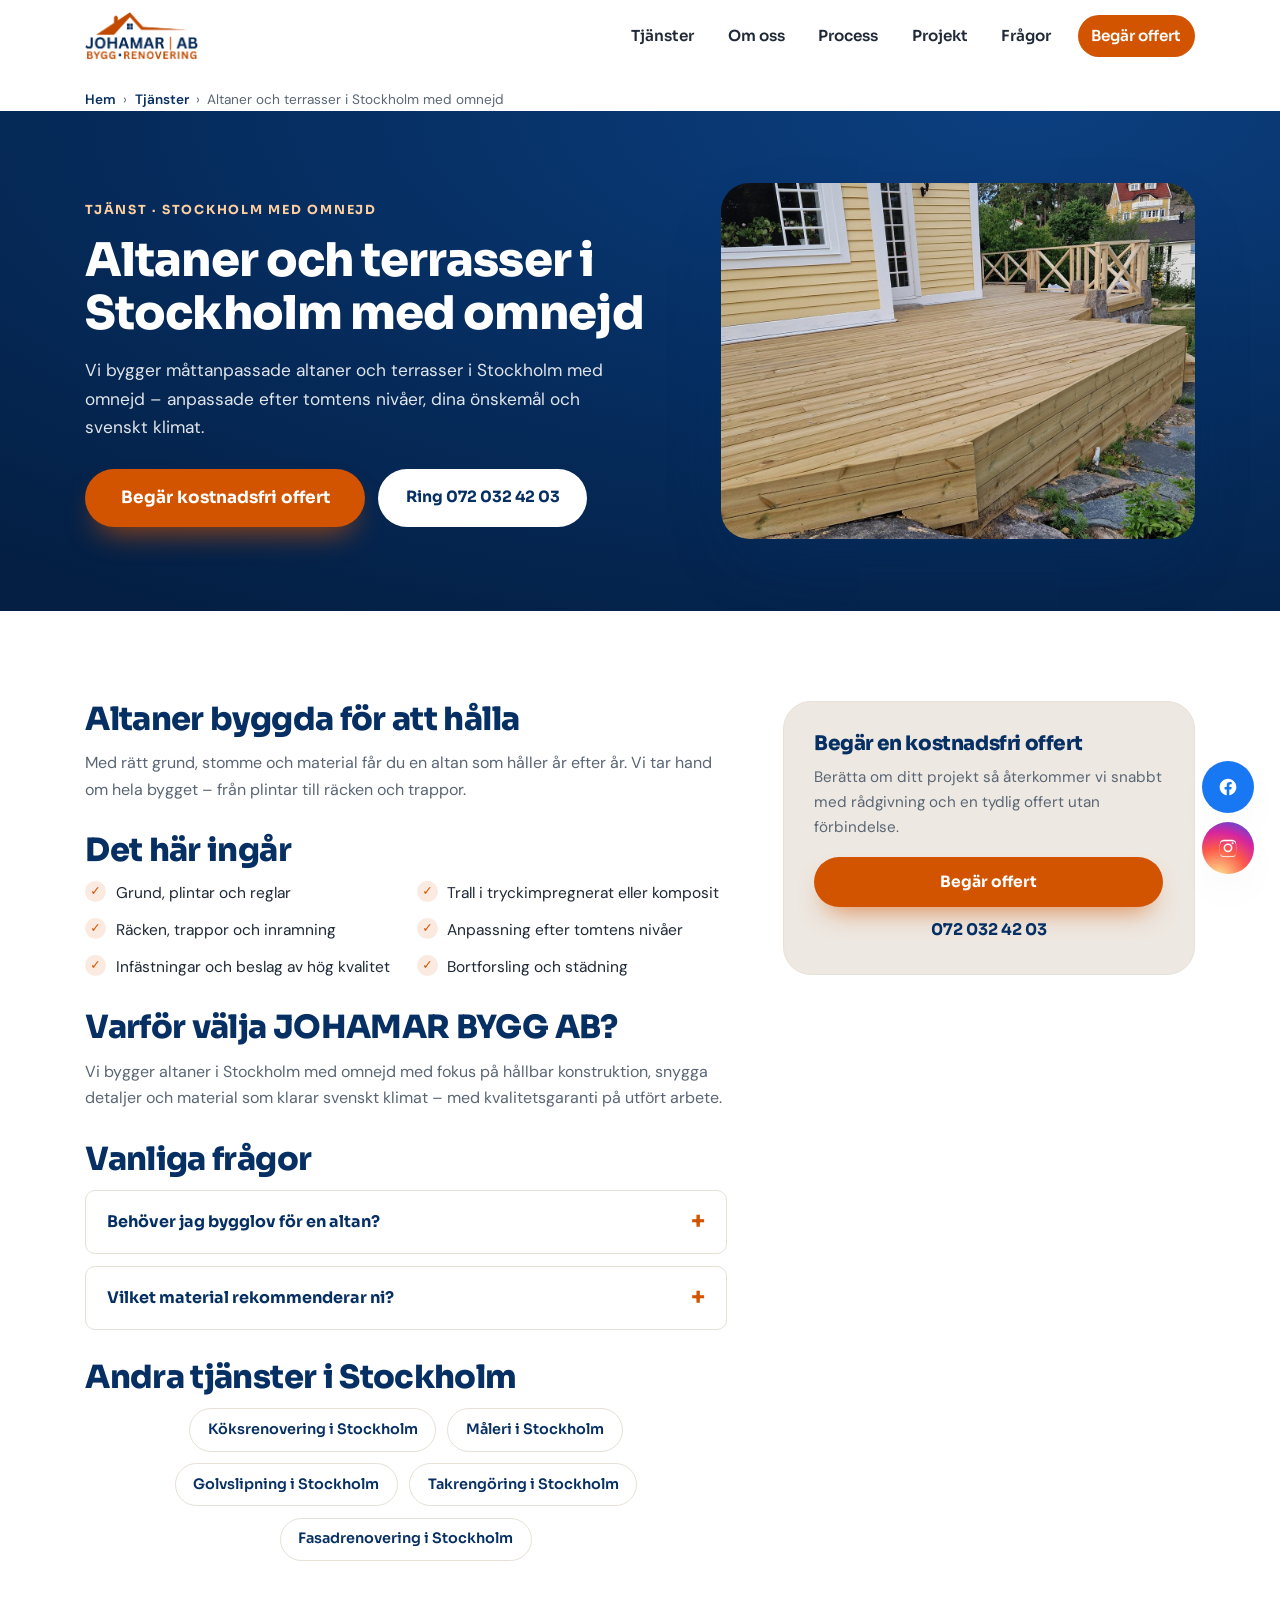
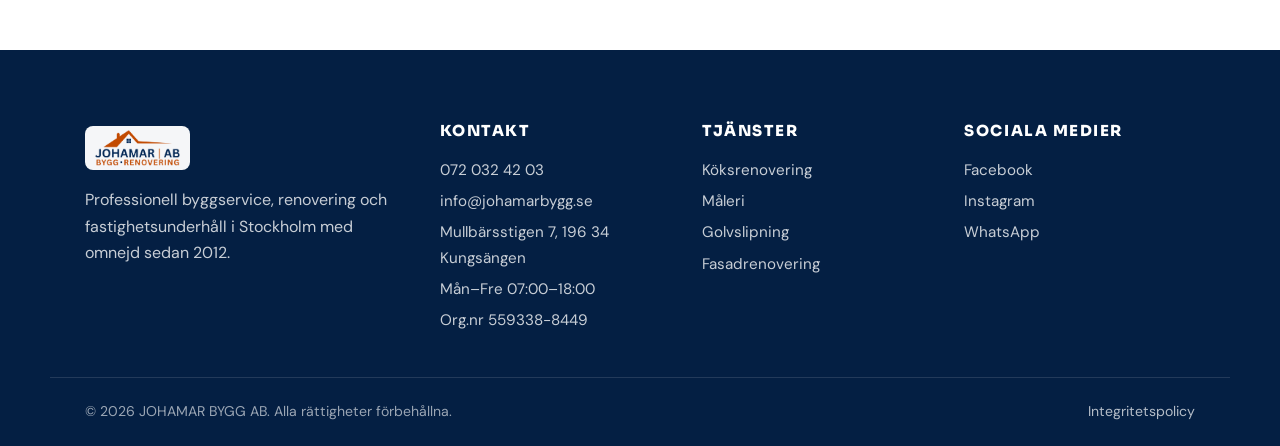
<file: altan-terrass-stockholm.html>
﻿<!doctype html>
<html lang="sv">
  <head>
    <meta charset="utf-8">
    <meta name="viewport" content="width=device-width, initial-scale=1">
    <title>Altanbygge och terrass i Stockholm med omnejd | JOHAMAR BYGG AB</title>
    <meta name="description" content="Altanbygge och terrasser i Stockholm med omnejd. Måttbyggda altaner i trä för svenskt klimat och lång hållbarhet. Begär kostnadsfri offert.">
    <meta name="theme-color" content="#062f63">
    <link rel="canonical" href="https://johamarbygg.se/altan-terrass-stockholm.html">
    <meta property="og:type" content="article">
    <meta property="og:title" content="Altanbygge och terrass i Stockholm med omnejd | JOHAMAR BYGG AB">
    <meta property="og:description" content="Altanbygge och terrasser i Stockholm med omnejd. Måttbyggda altaner i trä för svenskt klimat och lång hållbarhet. Begär kostnadsfri offert.">
    <meta property="og:image" content="assets/projects/altan-terrass-stockholm.jpg">
    <meta property="og:locale" content="sv_SE">
    <link rel="icon" href="assets/favicon.ico" sizes="any">
    <link rel="icon" type="image/png" sizes="32x32" href="assets/favicon-32.png">
    <link rel="apple-touch-icon" sizes="180x180" href="assets/apple-touch-icon.png">
    <link rel="preconnect" href="https://fonts.googleapis.com">
    <link rel="preconnect" href="https://fonts.gstatic.com" crossorigin>
    <link rel="stylesheet" href="https://fonts.googleapis.com/css2?family=Sora:wght@600;700;800&family=DM+Sans:wght@400;500;600&display=swap">
    <link rel="stylesheet" href="styles.css">
    <script type="application/ld+json">
    {"@context":"https://schema.org","@type":"Service","name":"Altaner och terrasser","serviceType":"Altaner och terrasser","description":"Altanbygge och terrasser i Stockholm med omnejd. Måttbyggda altaner i trä för svenskt klimat och lång hållbarhet. Begär kostnadsfri offert.","image":"https://johamarbygg.se/assets/projects/altan-terrass-stockholm.jpg","areaServed":["Stockholm","Stockholm med omnejd"],"provider":{"@type":"HomeAndConstructionBusiness","name":"JOHAMAR BYGG AB","telephone":"+46720324203","email":"info@johamarbygg.se","url":"https://johamarbygg.se/","address":{"@type":"PostalAddress","streetAddress":"Mullbärsstigen 7","postalCode":"196 34","addressLocality":"Kungsängen","addressCountry":"SE"}}}
    </script>
    <script type="application/ld+json">
    {"@context":"https://schema.org","@type":"BreadcrumbList","itemListElement":[{"@type":"ListItem","position":1,"name":"Hem","item":"https://johamarbygg.se/"},{"@type":"ListItem","position":2,"name":"Tjänster","item":"https://johamarbygg.se/#tjanster"},{"@type":"ListItem","position":3,"name":"Altaner och terrasser i Stockholm med omnejd"}]}
    </script>
  </head>
  <body>
    <a class="skip-link" href="#main">Hoppa till innehåll</a>

    <header class="site-header" data-header>
      <nav class="nav container" aria-label="Huvudmeny">
        <a class="brand" href="index.html" aria-label="JOHAMAR BYGG AB startsida">
          <img class="brand-logo" src="assets/logo-johamar-nuevo.png" alt="JOHAMAR BYGG AB logotyp" width="190" height="80">
        </a>
        <button class="nav-toggle" type="button" aria-label="Öppna meny" aria-expanded="false" aria-controls="nav-menu" data-nav-toggle>
          <span></span><span></span><span></span>
        </button>
        <div class="nav-menu" id="nav-menu" data-nav-menu>
          <a href="index.html#tjanster">Tjänster</a>
          <a href="index.html#om-oss">Om oss</a>
          <a href="index.html#process">Process</a>
          <a href="index.html#projekt">Projekt</a>
          <a href="index.html#faq">Frågor</a>
          <a href="index.html#kontakt" class="nav-cta">Begär offert</a>
        </div>
      </nav>
    </header>

    <nav class="breadcrumb container" aria-label="Brödsmulor">
      <ol>
        <li><a href="index.html">Hem</a></li>
        <li><a href="index.html#tjanster">Tjänster</a></li>
        <li aria-current="page">Altaner och terrasser i Stockholm med omnejd</li>
      </ol>
    </nav>

    <main id="main">
      <section class="lp-hero">
        <div class="container">
          <div class="lp-hero-text">
            <p class="eyebrow eyebrow-light">Tjänst · Stockholm med omnejd</p>
            <h1>Altaner och terrasser i Stockholm med omnejd</h1>
            <p class="lp-hero-lead">Vi bygger måttanpassade altaner och terrasser i Stockholm med omnejd – anpassade efter tomtens nivåer, dina önskemål och svenskt klimat.</p>
            <div class="lp-hero-actions">
              <a class="btn btn-primary btn-lg" href="index.html#kontakt">Begär kostnadsfri offert</a>
              <a class="btn btn-secondary" href="tel:+46720324203">Ring 072 032 42 03</a>
            </div>
          </div>
          <div class="lp-hero-media">
            <img src="assets/projects/altan-terrass-stockholm.jpg" alt="Nybyggd altan och terrass i trä vid villa i Stockholm med omnejd – JOHAMAR BYGG AB" width="1200" height="1600" fetchpriority="high">
          </div>
        </div>
      </section>

      <section class="section">
        <div class="container lp-layout">
          <div class="lp-body">
            <h2>Altaner byggda för att hålla</h2>
            <p>Med rätt grund, stomme och material får du en altan som håller år efter år. Vi tar hand om hela bygget – från plintar till räcken och trappor.</p>
            <h2>Det här ingår</h2>
            <ul class="lp-checklist"><li>Grund, plintar och reglar</li>
              <li>Trall i tryckimpregnerat eller komposit</li>
              <li>Räcken, trappor och inramning</li>
              <li>Anpassning efter tomtens nivåer</li>
              <li>Infästningar och beslag av hög kvalitet</li>
              <li>Bortforsling och städning</li></ul>
            <h2>Varför välja JOHAMAR BYGG AB?</h2>
            <p>Vi bygger altaner i Stockholm med omnejd med fokus på hållbar konstruktion, snygga detaljer och material som klarar svenskt klimat – med kvalitetsgaranti på utfört arbete.</p>
            <h2>Vanliga frågor</h2>
            <div class="faq-list"><details><summary>Behöver jag bygglov för en altan?</summary><p>Det beror på höjd, storlek och placering. Vi hjälper dig att bedöma om bygglov eller anmälan krävs.</p></details>
              <details><summary>Vilket material rekommenderar ni?</summary><p>Vi använder tryckimpregnerat trä eller komposit beroende på dina önskemål om utseende och underhåll.</p></details></div>
            <h2>Andra tjänster i Stockholm</h2>
            <ul class="lp-links"><li><a class="lp-link-pill" href="koksrenovering-stockholm.html">Köksrenovering i Stockholm</a></li>
              <li><a class="lp-link-pill" href="maleri-stockholm.html">Måleri i Stockholm</a></li>
              <li><a class="lp-link-pill" href="golvslipning-stockholm.html">Golvslipning i Stockholm</a></li>
              <li><a class="lp-link-pill" href="takrengoring-stockholm.html">Takrengöring i Stockholm</a></li>
              <li><a class="lp-link-pill" href="fasadrenovering-stockholm.html">Fasadrenovering i Stockholm</a></li></ul>
          </div>
          <aside class="lp-aside">
            <h2>Begär en kostnadsfri offert</h2>
            <p>Berätta om ditt projekt så återkommer vi snabbt med rådgivning och en tydlig offert utan förbindelse.</p>
            <a class="btn btn-primary" href="index.html#kontakt">Begär offert</a>
            <a class="lp-aside-phone" href="tel:+46720324203">072 032 42 03</a>
          </aside>
        </div>
      </section>
    </main>

    <footer class="site-footer">
      <div class="container footer-grid">
        <div>
          <a class="brand footer-brand" href="index.html" aria-label="JOHAMAR BYGG AB startsida">
            <img class="brand-logo footer-logo" src="assets/logo-johamar-nuevo.png" alt="JOHAMAR BYGG AB logotyp" width="190" height="80">
          </a>
          <p>Professionell byggservice, renovering och fastighetsunderhåll i Stockholm med omnejd sedan 2012.</p>
        </div>
        <div>
          <h2>Kontakt</h2>
          <a href="tel:+46720324203">072 032 42 03</a>
          <a href="mailto:info@johamarbygg.se">info@johamarbygg.se</a>
          <span>Mullbärsstigen 7, 196 34 Kungsängen</span>
          <span>Mån–Fre 07:00–18:00</span>
          <span>Org.nr 559338-8449</span>
        </div>
        <div>
          <h2>Tjänster</h2>
          <a href="koksrenovering-stockholm.html">Köksrenovering</a>
          <a href="maleri-stockholm.html">Måleri</a>
          <a href="golvslipning-stockholm.html">Golvslipning</a>
          <a href="fasadrenovering-stockholm.html">Fasadrenovering</a>
        </div>
        <div>
          <h2>Sociala medier</h2>
          <a href="https://www.facebook.com/profile.php?id=100091965529718" target="_blank" rel="noopener">Facebook</a>
          <a href="https://www.instagram.com/johamarbygg" target="_blank" rel="noopener">Instagram</a>
          <a href="https://wa.me/46720324203" target="_blank" rel="noopener">WhatsApp</a>
        </div>
      </div>
      <div class="container footer-bottom">
        <span>&copy; <span data-year></span> JOHAMAR BYGG AB. Alla rättigheter förbehållna.</span>
        <a href="integritetspolicy.html">Integritetspolicy</a>
      </div>
    </footer>

    <div class="floating-actions" aria-label="Snabbkontakt">
      <a class="float-btn whatsapp" href="https://wa.me/46720324203" target="_blank" rel="noopener" aria-label="Kontakta oss på WhatsApp">
        <svg viewBox="0 0 24 24" width="22" height="22" aria-hidden="true" focusable="false"><path fill="currentColor" d="M12.04 2A9.93 9.93 0 0 0 2.1 11.94a9.82 9.82 0 0 0 1.34 4.96L2 22l5.25-1.38a9.94 9.94 0 0 0 4.79 1.22h.01A9.93 9.93 0 0 0 22 11.95 9.93 9.93 0 0 0 12.04 2Zm5.8 14.06c-.24.69-1.4 1.32-1.94 1.36-.5.05-.98.23-3.3-.69-2.78-1.1-4.55-3.96-4.69-4.14-.14-.18-1.13-1.5-1.13-2.86 0-1.36.71-2.03.97-2.31.24-.27.53-.34.71-.34l.51.01c.16.01.39-.06.6.46.24.58.81 2 .88 2.15.07.14.12.31.02.49-.09.18-.14.29-.27.45-.14.16-.29.36-.41.48-.14.14-.28.29-.12.57.16.27.71 1.17 1.53 1.9 1.05.94 1.94 1.23 2.21 1.37.27.14.43.12.59-.07.16-.18.68-.79.86-1.07.18-.27.36-.22.6-.13.24.09 1.55.73 1.81.86.27.14.45.2.51.31.07.11.07.64-.17 1.32Z"/></svg>
      </a>
      <a class="float-btn facebook" href="https://www.facebook.com/profile.php?id=100091965529718" target="_blank" rel="noopener" aria-label="Besök oss på Facebook">
        <svg viewBox="0 0 24 24" width="20" height="20" aria-hidden="true" focusable="false"><path fill="currentColor" d="M22 12.06C22 6.5 17.52 2 12 2S2 6.5 2 12.06c0 5 3.66 9.15 8.44 9.94v-7.03H7.9v-2.9h2.54V9.85c0-2.51 1.49-3.9 3.78-3.9 1.1 0 2.24.2 2.24.2v2.46h-1.26c-1.24 0-1.63.78-1.63 1.57v1.88h2.78l-.44 2.9h-2.34V22c4.78-.79 8.43-4.94 8.43-9.94Z"/></svg>
      </a>
      <a class="float-btn instagram" href="https://www.instagram.com/johamarbygg" target="_blank" rel="noopener" aria-label="Besök oss på Instagram">
        <svg viewBox="0 0 24 24" width="20" height="20" aria-hidden="true" focusable="false"><path fill="currentColor" d="M12 2.16c3.2 0 3.58.01 4.85.07 1.17.05 1.8.25 2.23.41.56.22.96.48 1.38.9.42.42.68.82.9 1.38.16.42.36 1.06.41 2.23.06 1.27.07 1.65.07 4.85s-.01 3.58-.07 4.85c-.05 1.17-.25 1.8-.41 2.23-.22.56-.48.96-.9 1.38-.42.42-.82.68-1.38.9-.42.16-1.06.36-2.23.41-1.27.06-1.65.07-4.85.07s-3.58-.01-4.85-.07c-1.17-.05-1.8-.25-2.23-.41a3.72 3.72 0 0 1-1.38-.9 3.72 3.72 0 0 1-.9-1.38c-.16-.42-.36-1.06-.41-2.23C2.17 15.58 2.16 15.2 2.16 12s.01-3.58.07-4.85c.05-1.17.25-1.8.41-2.23.22-.56.48-.96.9-1.38.42-.42.82-.68 1.38-.9.42-.16 1.06-.36 2.23-.41C8.42 2.17 8.8 2.16 12 2.16Zm0 1.62c-3.15 0-3.5.01-4.74.07-1.14.05-1.76.24-2.17.4-.55.21-.94.47-1.35.88-.41.41-.67.8-.88 1.35-.16.41-.35 1.03-.4 2.17-.06 1.24-.07 1.59-.07 4.74s.01 3.5.07 4.74c.05 1.14.24 1.76.4 2.17.21.55.47.94.88 1.35.41.41.8.67 1.35.88.41.16 1.03.35 2.17.4 1.24.06 1.59.07 4.74.07s3.5-.01 4.74-.07c1.14-.05 1.76-.24 2.17-.4.55-.21.94-.47 1.35-.88.41-.41.67-.8.88-1.35.16-.41.35-1.03.4-2.17.06-1.24.07-1.59.07-4.74s-.01-3.5-.07-4.74c-.05-1.14-.24-1.76-.4-2.17a3.64 3.64 0 0 0-.88-1.35 3.64 3.64 0 0 0-1.35-.88c-.41-.16-1.03-.35-2.17-.4-1.24-.06-1.59-.07-4.74-.07Zm0 2.76a5.3 5.3 0 1 0 0 10.6 5.3 5.3 0 0 0 0-10.6Zm0 8.74a3.44 3.44 0 1 1 0-6.88 3.44 3.44 0 0 1 0 6.88Zm6.74-8.94a1.24 1.24 0 1 1-2.48 0 1.24 1.24 0 0 1 2.48 0Z"/></svg>
      </a>
    </div>

    <script src="script.js" defer></script>
  </body>
</html>
</file>
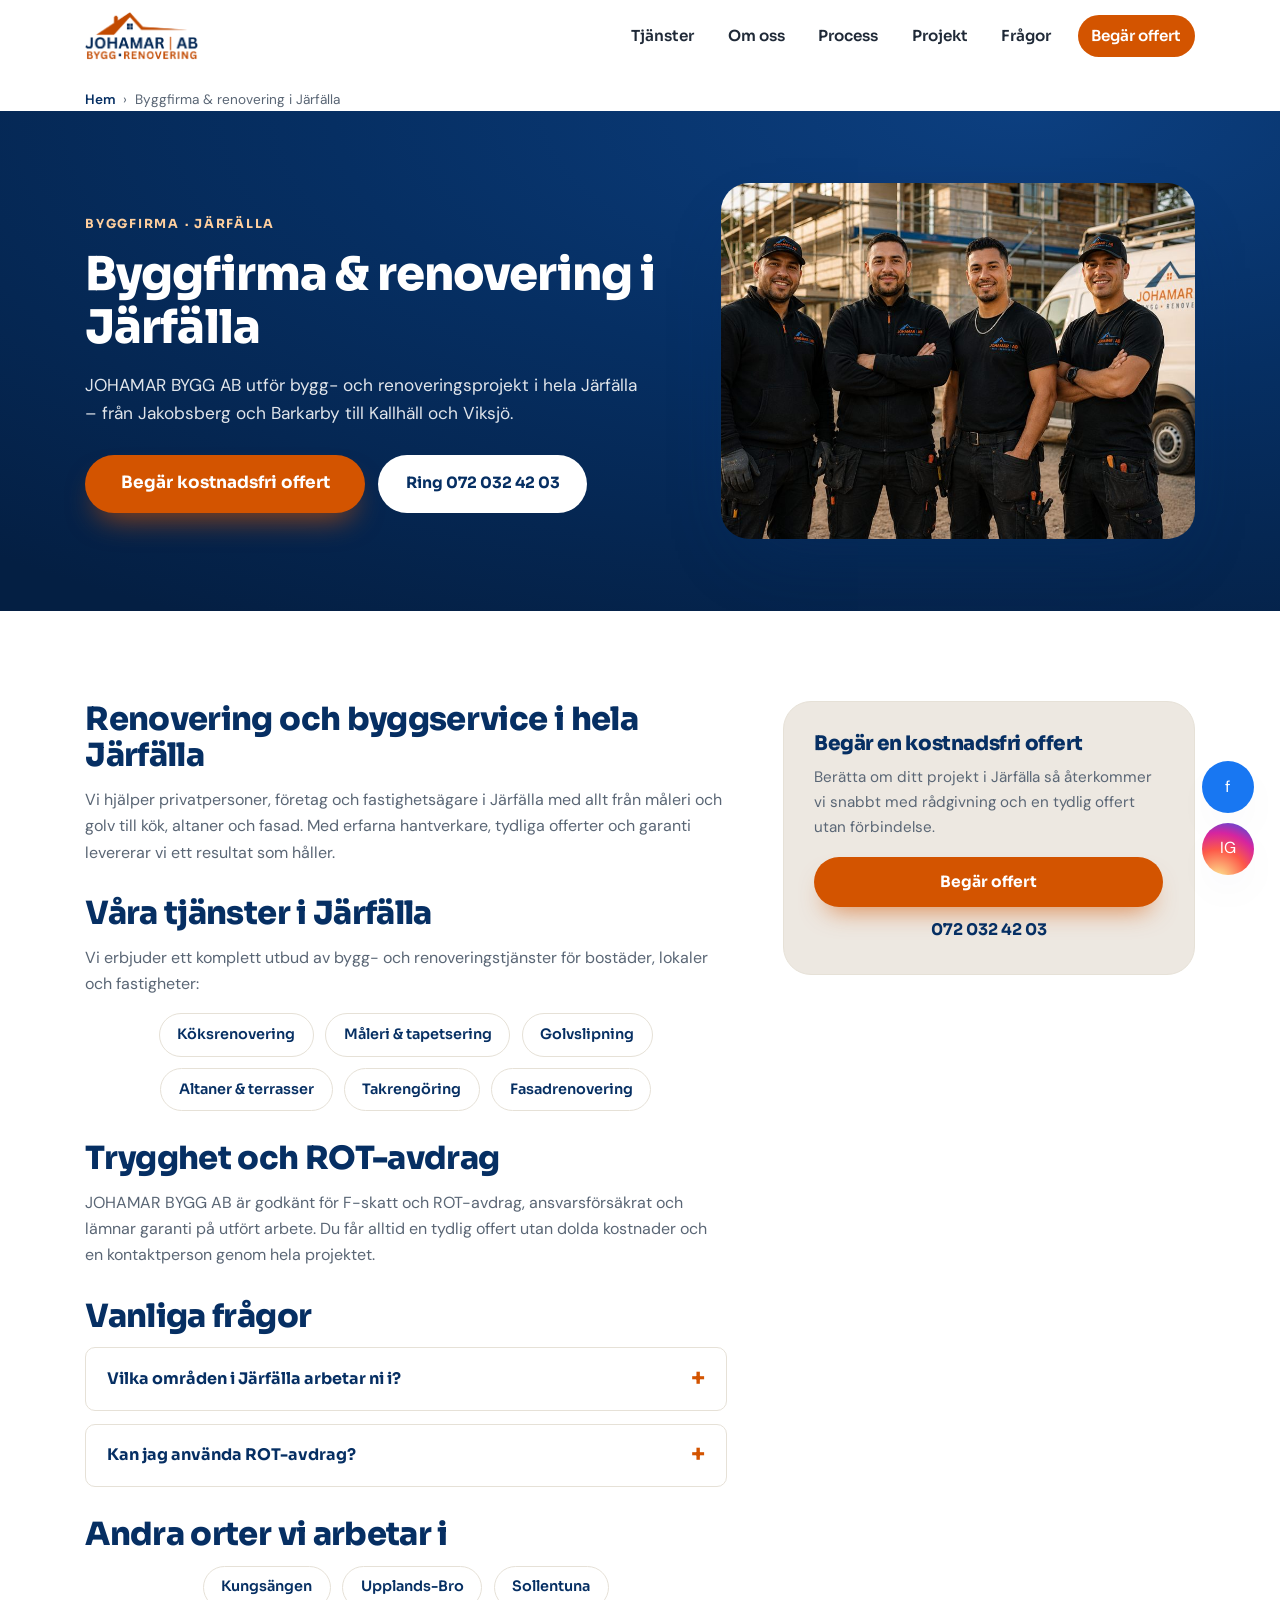
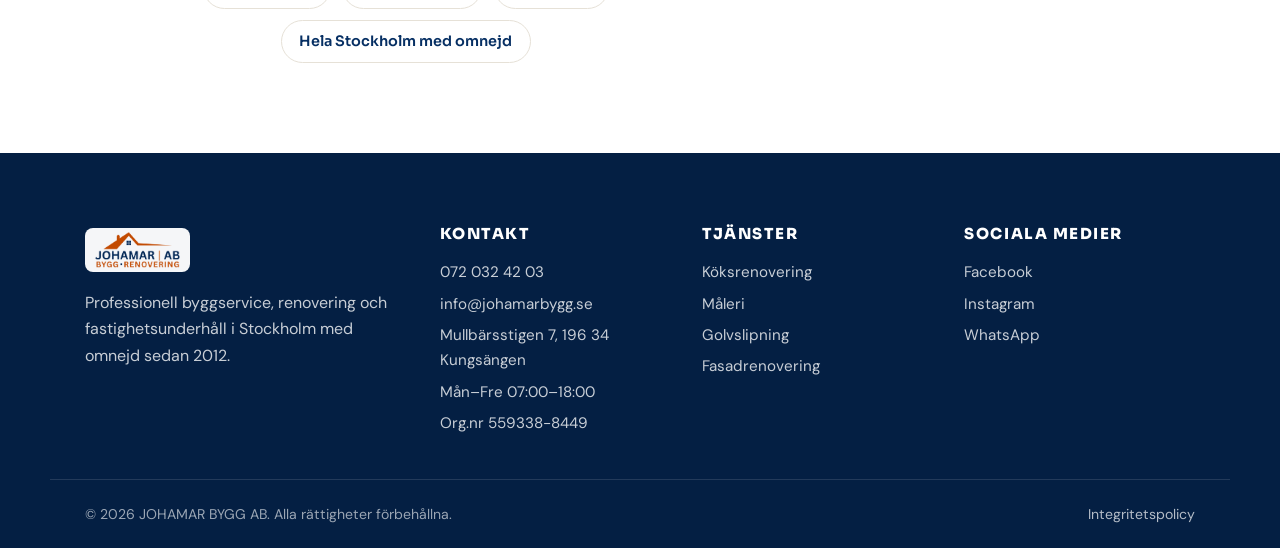
<file: byggfirma-jarfalla.html>
﻿<!doctype html>
<html lang="sv">
  <head>
    <meta charset="utf-8">
    <meta name="viewport" content="width=device-width, initial-scale=1">
    <title>Byggfirma & renovering i Järfälla | JOHAMAR BYGG AB</title>
    <meta name="description" content="Byggfirma i Järfälla för renovering, måleri, köksrenovering, golv, altaner och fasad – Jakobsberg, Barkarby, Kallhäll och Viksjö. Godkänd för ROT-avdrag.">
    <meta name="theme-color" content="#062f63">
    <link rel="canonical" href="https://johamarbygg.se/byggfirma-jarfalla.html">
    <meta property="og:type" content="article">
    <meta property="og:title" content="Byggfirma & renovering i Järfälla | JOHAMAR BYGG AB">
    <meta property="og:description" content="Byggfirma i Järfälla för renovering, måleri, köksrenovering, golv, altaner och fasad – Jakobsberg, Barkarby, Kallhäll och Viksjö. Godkänd för ROT-avdrag.">
    <meta property="og:image" content="https://johamarbygg.se/assets/hero-stuga.jpg">
    <meta property="og:locale" content="sv_SE">
    <link rel="icon" href="assets/favicon.ico" sizes="any">
    <link rel="icon" type="image/png" sizes="32x32" href="assets/favicon-32.png">
    <link rel="apple-touch-icon" sizes="180x180" href="assets/apple-touch-icon.png">
    <link rel="preconnect" href="https://fonts.googleapis.com">
    <link rel="preconnect" href="https://fonts.gstatic.com" crossorigin>
    <link rel="stylesheet" href="https://fonts.googleapis.com/css2?family=Sora:wght@600;700;800&family=DM+Sans:wght@400;500;600&display=swap">
    <link rel="stylesheet" href="styles.css">
    <script type="application/ld+json">
    {"@context":"https://schema.org","@type":"HomeAndConstructionBusiness","name":"JOHAMAR BYGG AB","description":"Byggfirma i Järfälla för renovering, måleri, köksrenovering, golv, altaner och fasad – Jakobsberg, Barkarby, Kallhäll och Viksjö. Godkänd för ROT-avdrag.","image":"https://johamarbygg.se/assets/hero-stuga.jpg","telephone":"+46720324203","email":"info@johamarbygg.se","url":"https://johamarbygg.se/byggfirma-jarfalla.html","areaServed":"Järfälla","priceRange":"$$","address":{"@type":"PostalAddress","streetAddress":"Mullbärsstigen 7","postalCode":"196 34","addressLocality":"Kungsängen","addressCountry":"SE"}}
    </script>
    <script type="application/ld+json">
    {"@context":"https://schema.org","@type":"BreadcrumbList","itemListElement":[{"@type":"ListItem","position":1,"name":"Hem","item":"https://johamarbygg.se/"},{"@type":"ListItem","position":2,"name":"Byggfirma & renovering i Järfälla"}]}
    </script>
  </head>
  <body>
    <a class="skip-link" href="#main">Hoppa till innehåll</a>

    <header class="site-header" data-header>
      <nav class="nav container" aria-label="Huvudmeny">
        <a class="brand" href="index.html" aria-label="JOHAMAR BYGG AB startsida">
          <img class="brand-logo" src="assets/logo-johamar-nuevo.png" alt="JOHAMAR BYGG AB logotyp" width="190" height="80">
        </a>
        <button class="nav-toggle" type="button" aria-label="Öppna meny" aria-expanded="false" aria-controls="nav-menu" data-nav-toggle>
          <span></span><span></span><span></span>
        </button>
        <div class="nav-menu" id="nav-menu" data-nav-menu>
          <a href="index.html#tjanster">Tjänster</a>
          <a href="index.html#om-oss">Om oss</a>
          <a href="index.html#process">Process</a>
          <a href="index.html#projekt">Projekt</a>
          <a href="index.html#faq">Frågor</a>
          <a href="index.html#kontakt" class="nav-cta">Begär offert</a>
        </div>
      </nav>
    </header>

    <nav class="breadcrumb container" aria-label="Brödsmulor">
      <ol>
        <li><a href="index.html">Hem</a></li>
        <li aria-current="page">Byggfirma & renovering i Järfälla</li>
      </ol>
    </nav>

    <main id="main">
      <section class="lp-hero">
        <div class="container">
          <div class="lp-hero-text">
            <p class="eyebrow eyebrow-light">Byggfirma · Järfälla</p>
            <h1>Byggfirma & renovering i Järfälla</h1>
            <p class="lp-hero-lead">JOHAMAR BYGG AB utför bygg- och renoveringsprojekt i hela Järfälla – från Jakobsberg och Barkarby till Kallhäll och Viksjö.</p>
            <div class="lp-hero-actions">
              <a class="btn btn-primary btn-lg" href="index.html#kontakt">Begär kostnadsfri offert</a>
              <a class="btn btn-secondary" href="tel:+46720324203">Ring 072 032 42 03</a>
            </div>
          </div>
          <div class="lp-hero-media">
            <img src="assets/team-johamar.jpg" alt="JOHAMAR BYGG AB:s team som utför bygg och renovering i Järfälla" width="1000" height="667" fetchpriority="high">
          </div>
        </div>
      </section>

      <section class="section">
        <div class="container lp-layout">
          <div class="lp-body">
            <h2>Renovering och byggservice i hela Järfälla</h2>
            <p>Vi hjälper privatpersoner, företag och fastighetsägare i Järfälla med allt från måleri och golv till kök, altaner och fasad. Med erfarna hantverkare, tydliga offerter och garanti levererar vi ett resultat som håller.</p>
            <h2>Våra tjänster i Järfälla</h2>
            <p>Vi erbjuder ett komplett utbud av bygg- och renoveringstjänster för bostäder, lokaler och fastigheter:</p>
            <ul class="lp-links">
              <li><a class="lp-link-pill" href="koksrenovering-stockholm.html">Köksrenovering</a></li>
              <li><a class="lp-link-pill" href="maleri-stockholm.html">Måleri &amp; tapetsering</a></li>
              <li><a class="lp-link-pill" href="golvslipning-stockholm.html">Golvslipning</a></li>
              <li><a class="lp-link-pill" href="altan-terrass-stockholm.html">Altaner &amp; terrasser</a></li>
              <li><a class="lp-link-pill" href="takrengoring-stockholm.html">Takrengöring</a></li>
              <li><a class="lp-link-pill" href="fasadrenovering-stockholm.html">Fasadrenovering</a></li>
            </ul>
            <h2>Trygghet och ROT-avdrag</h2>
            <p>JOHAMAR BYGG AB är godkänt för F-skatt och ROT-avdrag, ansvarsförsäkrat och lämnar garanti på utfört arbete. Du får alltid en tydlig offert utan dolda kostnader och en kontaktperson genom hela projektet.</p>
            <h2>Vanliga frågor</h2>
            <div class="faq-list"><details><summary>Vilka områden i Järfälla arbetar ni i?</summary><p>Vi arbetar i hela Järfälla, bland annat Jakobsberg, Barkarby, Kallhäll, Viksjö och Skälby.</p></details>
              <details><summary>Kan jag använda ROT-avdrag?</summary><p>Ja, vi är godkända för ROT-avdrag som dras direkt på arbetskostnaden i offerten.</p></details></div>
            <h2>Andra orter vi arbetar i</h2>
            <ul class="lp-links"><li><a class="lp-link-pill" href="byggfirma-kungsangen.html">Kungsängen</a></li>
              <li><a class="lp-link-pill" href="byggfirma-upplands-bro.html">Upplands-Bro</a></li>
              <li><a class="lp-link-pill" href="byggfirma-sollentuna.html">Sollentuna</a></li>
              <li><a class="lp-link-pill" href="index.html">Hela Stockholm med omnejd</a></li></ul>
          </div>
          <aside class="lp-aside">
            <h2>Begär en kostnadsfri offert</h2>
            <p>Berätta om ditt projekt i Järfälla så återkommer vi snabbt med rådgivning och en tydlig offert utan förbindelse.</p>
            <a class="btn btn-primary" href="index.html#kontakt">Begär offert</a>
            <a class="lp-aside-phone" href="tel:+46720324203">072 032 42 03</a>
          </aside>
        </div>
      </section>
    </main>

    <footer class="site-footer">
      <div class="container footer-grid">
        <div>
          <a class="brand footer-brand" href="index.html" aria-label="JOHAMAR BYGG AB startsida">
            <img class="brand-logo footer-logo" src="assets/logo-johamar-nuevo.png" alt="JOHAMAR BYGG AB logotyp" width="190" height="80">
          </a>
          <p>Professionell byggservice, renovering och fastighetsunderhåll i Stockholm med omnejd sedan 2012.</p>
        </div>
        <div>
          <h2>Kontakt</h2>
          <a href="tel:+46720324203">072 032 42 03</a>
          <a href="mailto:info@johamarbygg.se">info@johamarbygg.se</a>
          <span>Mullbärsstigen 7, 196 34 Kungsängen</span>
          <span>Mån–Fre 07:00–18:00</span>
          <span>Org.nr 559338-8449</span>
        </div>
        <div>
          <h2>Tjänster</h2>
          <a href="koksrenovering-stockholm.html">Köksrenovering</a>
          <a href="maleri-stockholm.html">Måleri</a>
          <a href="golvslipning-stockholm.html">Golvslipning</a>
          <a href="fasadrenovering-stockholm.html">Fasadrenovering</a>
        </div>
        <div>
          <h2>Sociala medier</h2>
          <a href="https://www.facebook.com/profile.php?id=100091965529718" target="_blank" rel="noopener">Facebook</a>
          <a href="https://www.instagram.com/johamarbygg" target="_blank" rel="noopener">Instagram</a>
          <a href="https://wa.me/46720324203" target="_blank" rel="noopener">WhatsApp</a>
        </div>
      </div>
      <div class="container footer-bottom">
        <span>&copy; <span data-year></span> JOHAMAR BYGG AB. Alla rättigheter förbehållna.</span>
        <a href="integritetspolicy.html">Integritetspolicy</a>
      </div>
    </footer>

    <div class="floating-actions" aria-label="Snabbkontakt">
      <a class="float-btn whatsapp" href="https://wa.me/46720324203" target="_blank" rel="noopener" aria-label="Kontakta oss på WhatsApp">WA</a>
      <a class="float-btn facebook" href="https://www.facebook.com/profile.php?id=100091965529718" target="_blank" rel="noopener" aria-label="Besök oss på Facebook">f</a>
      <a class="float-btn instagram" href="https://www.instagram.com/johamarbygg" target="_blank" rel="noopener" aria-label="Besök oss på Instagram">IG</a>
    </div>

    <script src="script.js" defer></script>
  </body>
</html>
</file>
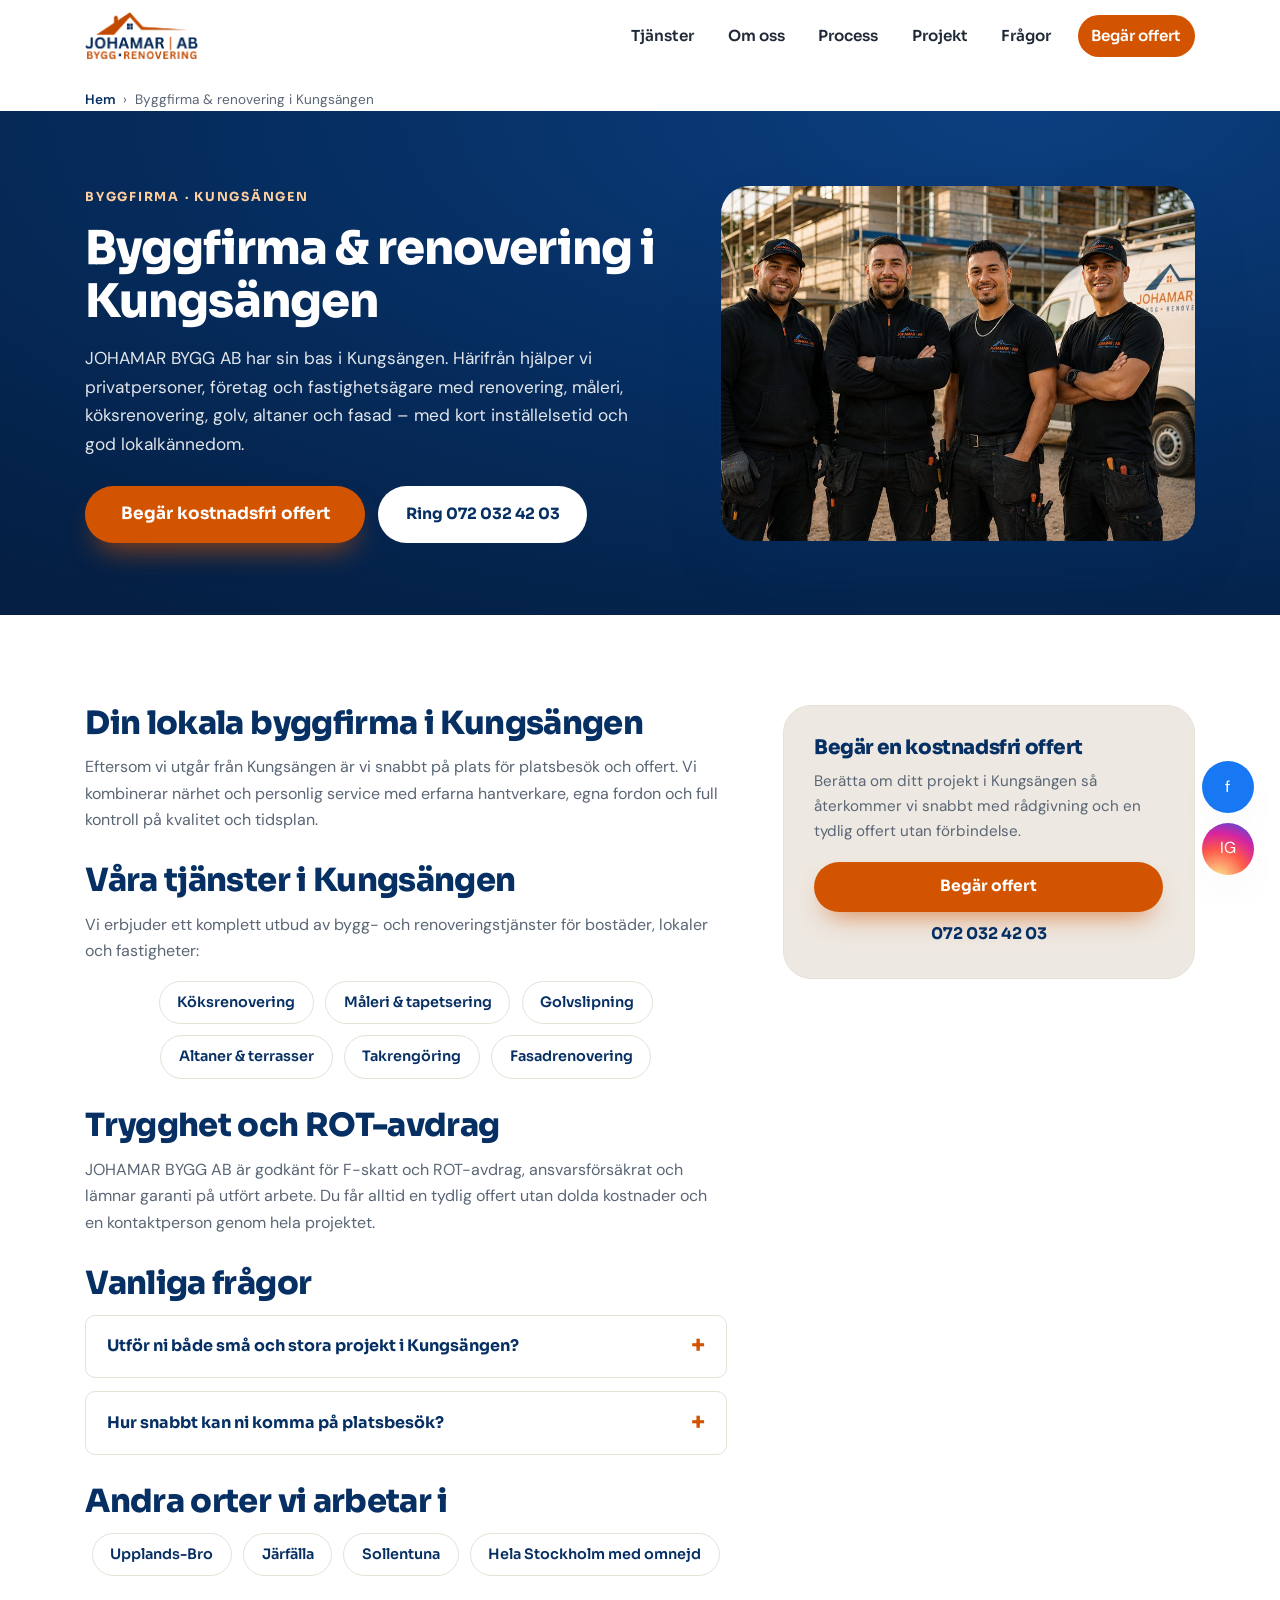
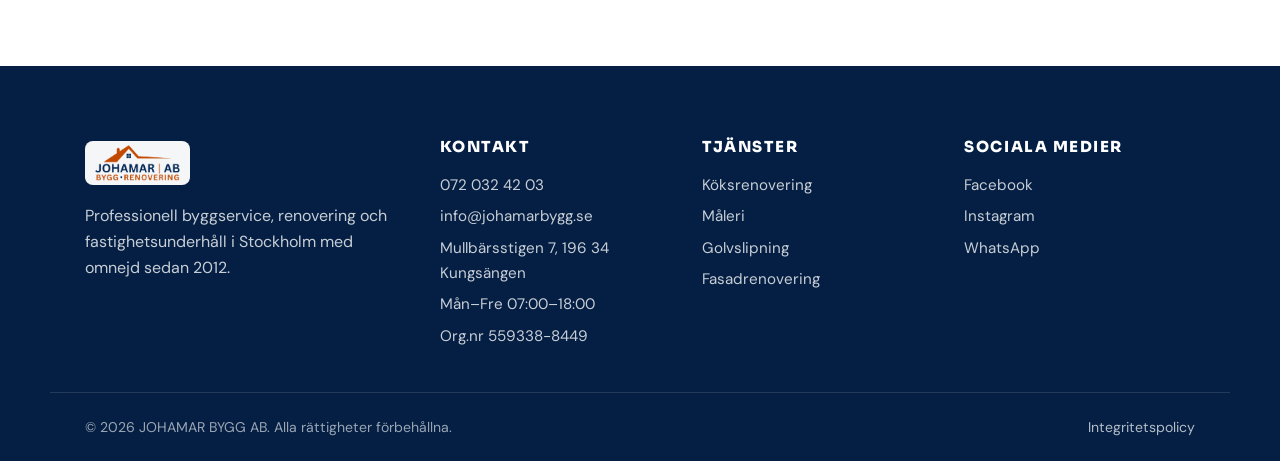
<file: byggfirma-kungsangen.html>
﻿<!doctype html>
<html lang="sv">
  <head>
    <meta charset="utf-8">
    <meta name="viewport" content="width=device-width, initial-scale=1">
    <title>Byggfirma & renovering i Kungsängen | JOHAMAR BYGG AB</title>
    <meta name="description" content="Lokal byggfirma i Kungsängen för renovering, måleri, köksrenovering, golv, altaner och fasad. Godkänd för ROT-avdrag och ansvarsförsäkrad. Begär kostnadsfri offert.">
    <meta name="theme-color" content="#062f63">
    <link rel="canonical" href="https://johamarbygg.se/byggfirma-kungsangen.html">
    <meta property="og:type" content="article">
    <meta property="og:title" content="Byggfirma & renovering i Kungsängen | JOHAMAR BYGG AB">
    <meta property="og:description" content="Lokal byggfirma i Kungsängen för renovering, måleri, köksrenovering, golv, altaner och fasad. Godkänd för ROT-avdrag och ansvarsförsäkrad. Begär kostnadsfri offert.">
    <meta property="og:image" content="https://johamarbygg.se/assets/hero-stuga.jpg">
    <meta property="og:locale" content="sv_SE">
    <link rel="icon" href="assets/favicon.ico" sizes="any">
    <link rel="icon" type="image/png" sizes="32x32" href="assets/favicon-32.png">
    <link rel="apple-touch-icon" sizes="180x180" href="assets/apple-touch-icon.png">
    <link rel="preconnect" href="https://fonts.googleapis.com">
    <link rel="preconnect" href="https://fonts.gstatic.com" crossorigin>
    <link rel="stylesheet" href="https://fonts.googleapis.com/css2?family=Sora:wght@600;700;800&family=DM+Sans:wght@400;500;600&display=swap">
    <link rel="stylesheet" href="styles.css">
    <script type="application/ld+json">
    {"@context":"https://schema.org","@type":"HomeAndConstructionBusiness","name":"JOHAMAR BYGG AB","description":"Lokal byggfirma i Kungsängen för renovering, måleri, köksrenovering, golv, altaner och fasad. Godkänd för ROT-avdrag och ansvarsförsäkrad. Begär kostnadsfri offert.","image":"https://johamarbygg.se/assets/hero-stuga.jpg","telephone":"+46720324203","email":"info@johamarbygg.se","url":"https://johamarbygg.se/byggfirma-kungsangen.html","areaServed":"Kungsängen","priceRange":"$$","address":{"@type":"PostalAddress","streetAddress":"Mullbärsstigen 7","postalCode":"196 34","addressLocality":"Kungsängen","addressCountry":"SE"}}
    </script>
    <script type="application/ld+json">
    {"@context":"https://schema.org","@type":"BreadcrumbList","itemListElement":[{"@type":"ListItem","position":1,"name":"Hem","item":"https://johamarbygg.se/"},{"@type":"ListItem","position":2,"name":"Byggfirma & renovering i Kungsängen"}]}
    </script>
  </head>
  <body>
    <a class="skip-link" href="#main">Hoppa till innehåll</a>

    <header class="site-header" data-header>
      <nav class="nav container" aria-label="Huvudmeny">
        <a class="brand" href="index.html" aria-label="JOHAMAR BYGG AB startsida">
          <img class="brand-logo" src="assets/logo-johamar-nuevo.png" alt="JOHAMAR BYGG AB logotyp" width="190" height="80">
        </a>
        <button class="nav-toggle" type="button" aria-label="Öppna meny" aria-expanded="false" aria-controls="nav-menu" data-nav-toggle>
          <span></span><span></span><span></span>
        </button>
        <div class="nav-menu" id="nav-menu" data-nav-menu>
          <a href="index.html#tjanster">Tjänster</a>
          <a href="index.html#om-oss">Om oss</a>
          <a href="index.html#process">Process</a>
          <a href="index.html#projekt">Projekt</a>
          <a href="index.html#faq">Frågor</a>
          <a href="index.html#kontakt" class="nav-cta">Begär offert</a>
        </div>
      </nav>
    </header>

    <nav class="breadcrumb container" aria-label="Brödsmulor">
      <ol>
        <li><a href="index.html">Hem</a></li>
        <li aria-current="page">Byggfirma & renovering i Kungsängen</li>
      </ol>
    </nav>

    <main id="main">
      <section class="lp-hero">
        <div class="container">
          <div class="lp-hero-text">
            <p class="eyebrow eyebrow-light">Byggfirma · Kungsängen</p>
            <h1>Byggfirma & renovering i Kungsängen</h1>
            <p class="lp-hero-lead">JOHAMAR BYGG AB har sin bas i Kungsängen. Härifrån hjälper vi privatpersoner, företag och fastighetsägare med renovering, måleri, köksrenovering, golv, altaner och fasad – med kort inställelsetid och god lokalkännedom.</p>
            <div class="lp-hero-actions">
              <a class="btn btn-primary btn-lg" href="index.html#kontakt">Begär kostnadsfri offert</a>
              <a class="btn btn-secondary" href="tel:+46720324203">Ring 072 032 42 03</a>
            </div>
          </div>
          <div class="lp-hero-media">
            <img src="assets/team-johamar.jpg" alt="JOHAMAR BYGG AB:s team som utför bygg och renovering i Kungsängen" width="1000" height="667" fetchpriority="high">
          </div>
        </div>
      </section>

      <section class="section">
        <div class="container lp-layout">
          <div class="lp-body">
            <h2>Din lokala byggfirma i Kungsängen</h2>
            <p>Eftersom vi utgår från Kungsängen är vi snabbt på plats för platsbesök och offert. Vi kombinerar närhet och personlig service med erfarna hantverkare, egna fordon och full kontroll på kvalitet och tidsplan.</p>
            <h2>Våra tjänster i Kungsängen</h2>
            <p>Vi erbjuder ett komplett utbud av bygg- och renoveringstjänster för bostäder, lokaler och fastigheter:</p>
            <ul class="lp-links">
              <li><a class="lp-link-pill" href="koksrenovering-stockholm.html">Köksrenovering</a></li>
              <li><a class="lp-link-pill" href="maleri-stockholm.html">Måleri &amp; tapetsering</a></li>
              <li><a class="lp-link-pill" href="golvslipning-stockholm.html">Golvslipning</a></li>
              <li><a class="lp-link-pill" href="altan-terrass-stockholm.html">Altaner &amp; terrasser</a></li>
              <li><a class="lp-link-pill" href="takrengoring-stockholm.html">Takrengöring</a></li>
              <li><a class="lp-link-pill" href="fasadrenovering-stockholm.html">Fasadrenovering</a></li>
            </ul>
            <h2>Trygghet och ROT-avdrag</h2>
            <p>JOHAMAR BYGG AB är godkänt för F-skatt och ROT-avdrag, ansvarsförsäkrat och lämnar garanti på utfört arbete. Du får alltid en tydlig offert utan dolda kostnader och en kontaktperson genom hela projektet.</p>
            <h2>Vanliga frågor</h2>
            <div class="faq-list"><details><summary>Utför ni både små och stora projekt i Kungsängen?</summary><p>Ja, från mindre måleri- och snickeriuppdrag till kompletta renoveringar av bostäder, lokaler och fastigheter.</p></details>
              <details><summary>Hur snabbt kan ni komma på platsbesök?</summary><p>Med bas i Kungsängen är vi oftast snabbt på plats. Hör av dig så bokar vi en kostnadsfri genomgång.</p></details></div>
            <h2>Andra orter vi arbetar i</h2>
            <ul class="lp-links"><li><a class="lp-link-pill" href="byggfirma-upplands-bro.html">Upplands-Bro</a></li>
              <li><a class="lp-link-pill" href="byggfirma-jarfalla.html">Järfälla</a></li>
              <li><a class="lp-link-pill" href="byggfirma-sollentuna.html">Sollentuna</a></li>
              <li><a class="lp-link-pill" href="index.html">Hela Stockholm med omnejd</a></li></ul>
          </div>
          <aside class="lp-aside">
            <h2>Begär en kostnadsfri offert</h2>
            <p>Berätta om ditt projekt i Kungsängen så återkommer vi snabbt med rådgivning och en tydlig offert utan förbindelse.</p>
            <a class="btn btn-primary" href="index.html#kontakt">Begär offert</a>
            <a class="lp-aside-phone" href="tel:+46720324203">072 032 42 03</a>
          </aside>
        </div>
      </section>
    </main>

    <footer class="site-footer">
      <div class="container footer-grid">
        <div>
          <a class="brand footer-brand" href="index.html" aria-label="JOHAMAR BYGG AB startsida">
            <img class="brand-logo footer-logo" src="assets/logo-johamar-nuevo.png" alt="JOHAMAR BYGG AB logotyp" width="190" height="80">
          </a>
          <p>Professionell byggservice, renovering och fastighetsunderhåll i Stockholm med omnejd sedan 2012.</p>
        </div>
        <div>
          <h2>Kontakt</h2>
          <a href="tel:+46720324203">072 032 42 03</a>
          <a href="mailto:info@johamarbygg.se">info@johamarbygg.se</a>
          <span>Mullbärsstigen 7, 196 34 Kungsängen</span>
          <span>Mån–Fre 07:00–18:00</span>
          <span>Org.nr 559338-8449</span>
        </div>
        <div>
          <h2>Tjänster</h2>
          <a href="koksrenovering-stockholm.html">Köksrenovering</a>
          <a href="maleri-stockholm.html">Måleri</a>
          <a href="golvslipning-stockholm.html">Golvslipning</a>
          <a href="fasadrenovering-stockholm.html">Fasadrenovering</a>
        </div>
        <div>
          <h2>Sociala medier</h2>
          <a href="https://www.facebook.com/profile.php?id=100091965529718" target="_blank" rel="noopener">Facebook</a>
          <a href="https://www.instagram.com/johamarbygg" target="_blank" rel="noopener">Instagram</a>
          <a href="https://wa.me/46720324203" target="_blank" rel="noopener">WhatsApp</a>
        </div>
      </div>
      <div class="container footer-bottom">
        <span>&copy; <span data-year></span> JOHAMAR BYGG AB. Alla rättigheter förbehållna.</span>
        <a href="integritetspolicy.html">Integritetspolicy</a>
      </div>
    </footer>

    <div class="floating-actions" aria-label="Snabbkontakt">
      <a class="float-btn whatsapp" href="https://wa.me/46720324203" target="_blank" rel="noopener" aria-label="Kontakta oss på WhatsApp">WA</a>
      <a class="float-btn facebook" href="https://www.facebook.com/profile.php?id=100091965529718" target="_blank" rel="noopener" aria-label="Besök oss på Facebook">f</a>
      <a class="float-btn instagram" href="https://www.instagram.com/johamarbygg" target="_blank" rel="noopener" aria-label="Besök oss på Instagram">IG</a>
    </div>

    <script src="script.js" defer></script>
  </body>
</html>
</file>
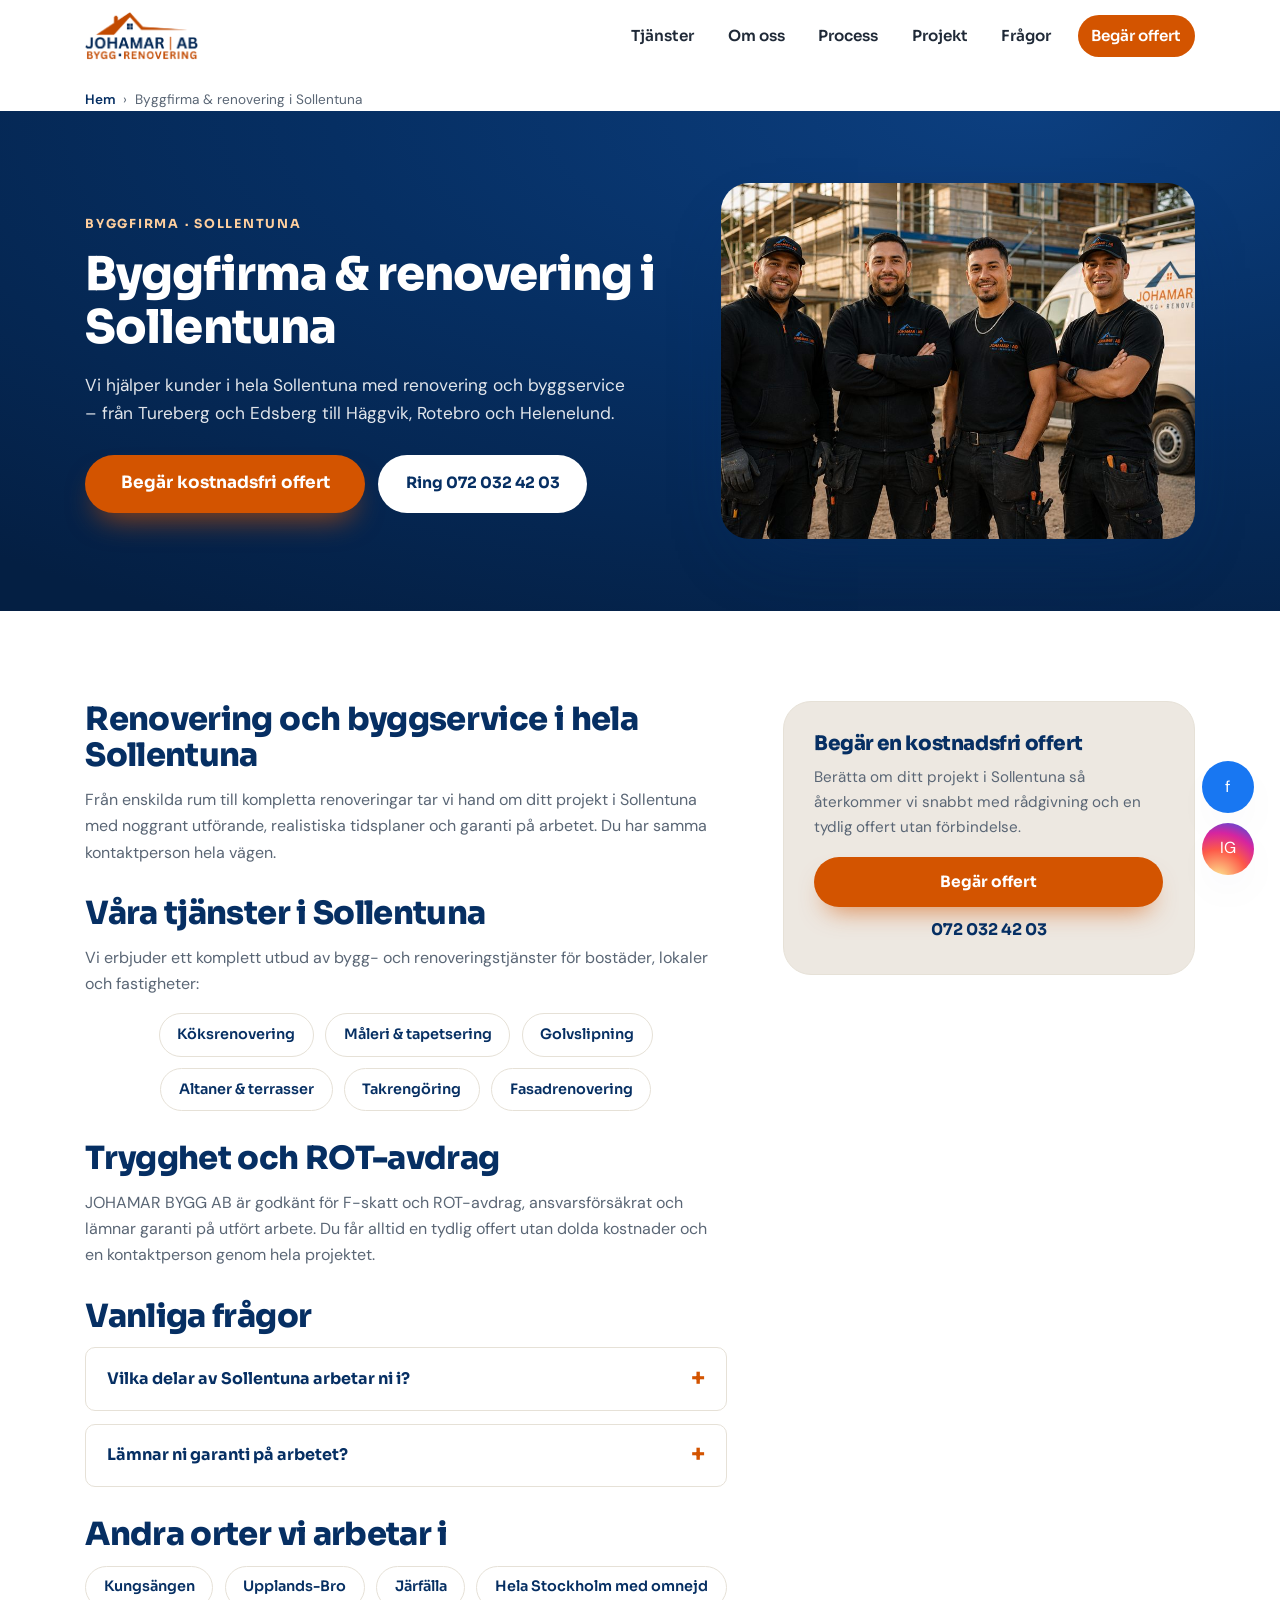
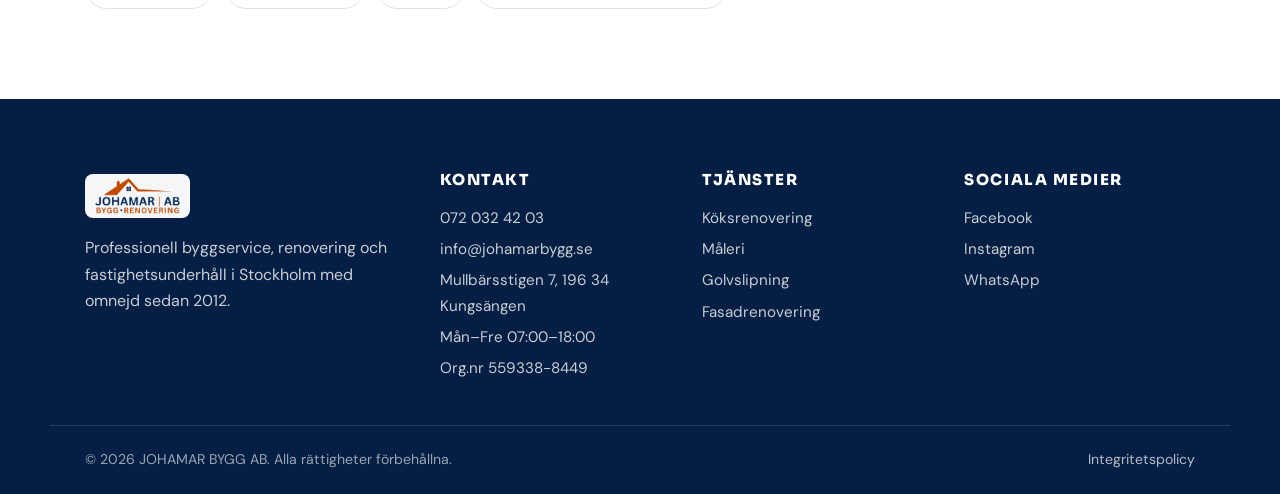
<file: byggfirma-sollentuna.html>
﻿<!doctype html>
<html lang="sv">
  <head>
    <meta charset="utf-8">
    <meta name="viewport" content="width=device-width, initial-scale=1">
    <title>Byggfirma & renovering i Sollentuna | JOHAMAR BYGG AB</title>
    <meta name="description" content="Byggfirma i Sollentuna för renovering, måleri, köksrenovering, golv, altaner och fasad – Tureberg, Edsberg, Häggvik och Rotebro. Godkänd för ROT-avdrag.">
    <meta name="theme-color" content="#062f63">
    <link rel="canonical" href="https://johamarbygg.se/byggfirma-sollentuna.html">
    <meta property="og:type" content="article">
    <meta property="og:title" content="Byggfirma & renovering i Sollentuna | JOHAMAR BYGG AB">
    <meta property="og:description" content="Byggfirma i Sollentuna för renovering, måleri, köksrenovering, golv, altaner och fasad – Tureberg, Edsberg, Häggvik och Rotebro. Godkänd för ROT-avdrag.">
    <meta property="og:image" content="https://johamarbygg.se/assets/hero-stuga.jpg">
    <meta property="og:locale" content="sv_SE">
    <link rel="icon" href="assets/favicon.ico" sizes="any">
    <link rel="icon" type="image/png" sizes="32x32" href="assets/favicon-32.png">
    <link rel="apple-touch-icon" sizes="180x180" href="assets/apple-touch-icon.png">
    <link rel="preconnect" href="https://fonts.googleapis.com">
    <link rel="preconnect" href="https://fonts.gstatic.com" crossorigin>
    <link rel="stylesheet" href="https://fonts.googleapis.com/css2?family=Sora:wght@600;700;800&family=DM+Sans:wght@400;500;600&display=swap">
    <link rel="stylesheet" href="styles.css">
    <script type="application/ld+json">
    {"@context":"https://schema.org","@type":"HomeAndConstructionBusiness","name":"JOHAMAR BYGG AB","description":"Byggfirma i Sollentuna för renovering, måleri, köksrenovering, golv, altaner och fasad – Tureberg, Edsberg, Häggvik och Rotebro. Godkänd för ROT-avdrag.","image":"https://johamarbygg.se/assets/hero-stuga.jpg","telephone":"+46720324203","email":"info@johamarbygg.se","url":"https://johamarbygg.se/byggfirma-sollentuna.html","areaServed":"Sollentuna","priceRange":"$$","address":{"@type":"PostalAddress","streetAddress":"Mullbärsstigen 7","postalCode":"196 34","addressLocality":"Kungsängen","addressCountry":"SE"}}
    </script>
    <script type="application/ld+json">
    {"@context":"https://schema.org","@type":"BreadcrumbList","itemListElement":[{"@type":"ListItem","position":1,"name":"Hem","item":"https://johamarbygg.se/"},{"@type":"ListItem","position":2,"name":"Byggfirma & renovering i Sollentuna"}]}
    </script>
  </head>
  <body>
    <a class="skip-link" href="#main">Hoppa till innehåll</a>

    <header class="site-header" data-header>
      <nav class="nav container" aria-label="Huvudmeny">
        <a class="brand" href="index.html" aria-label="JOHAMAR BYGG AB startsida">
          <img class="brand-logo" src="assets/logo-johamar-nuevo.png" alt="JOHAMAR BYGG AB logotyp" width="190" height="80">
        </a>
        <button class="nav-toggle" type="button" aria-label="Öppna meny" aria-expanded="false" aria-controls="nav-menu" data-nav-toggle>
          <span></span><span></span><span></span>
        </button>
        <div class="nav-menu" id="nav-menu" data-nav-menu>
          <a href="index.html#tjanster">Tjänster</a>
          <a href="index.html#om-oss">Om oss</a>
          <a href="index.html#process">Process</a>
          <a href="index.html#projekt">Projekt</a>
          <a href="index.html#faq">Frågor</a>
          <a href="index.html#kontakt" class="nav-cta">Begär offert</a>
        </div>
      </nav>
    </header>

    <nav class="breadcrumb container" aria-label="Brödsmulor">
      <ol>
        <li><a href="index.html">Hem</a></li>
        <li aria-current="page">Byggfirma & renovering i Sollentuna</li>
      </ol>
    </nav>

    <main id="main">
      <section class="lp-hero">
        <div class="container">
          <div class="lp-hero-text">
            <p class="eyebrow eyebrow-light">Byggfirma · Sollentuna</p>
            <h1>Byggfirma & renovering i Sollentuna</h1>
            <p class="lp-hero-lead">Vi hjälper kunder i hela Sollentuna med renovering och byggservice – från Tureberg och Edsberg till Häggvik, Rotebro och Helenelund.</p>
            <div class="lp-hero-actions">
              <a class="btn btn-primary btn-lg" href="index.html#kontakt">Begär kostnadsfri offert</a>
              <a class="btn btn-secondary" href="tel:+46720324203">Ring 072 032 42 03</a>
            </div>
          </div>
          <div class="lp-hero-media">
            <img src="assets/team-johamar.jpg" alt="JOHAMAR BYGG AB:s team som utför bygg och renovering i Sollentuna" width="1000" height="667" fetchpriority="high">
          </div>
        </div>
      </section>

      <section class="section">
        <div class="container lp-layout">
          <div class="lp-body">
            <h2>Renovering och byggservice i hela Sollentuna</h2>
            <p>Från enskilda rum till kompletta renoveringar tar vi hand om ditt projekt i Sollentuna med noggrant utförande, realistiska tidsplaner och garanti på arbetet. Du har samma kontaktperson hela vägen.</p>
            <h2>Våra tjänster i Sollentuna</h2>
            <p>Vi erbjuder ett komplett utbud av bygg- och renoveringstjänster för bostäder, lokaler och fastigheter:</p>
            <ul class="lp-links">
              <li><a class="lp-link-pill" href="koksrenovering-stockholm.html">Köksrenovering</a></li>
              <li><a class="lp-link-pill" href="maleri-stockholm.html">Måleri &amp; tapetsering</a></li>
              <li><a class="lp-link-pill" href="golvslipning-stockholm.html">Golvslipning</a></li>
              <li><a class="lp-link-pill" href="altan-terrass-stockholm.html">Altaner &amp; terrasser</a></li>
              <li><a class="lp-link-pill" href="takrengoring-stockholm.html">Takrengöring</a></li>
              <li><a class="lp-link-pill" href="fasadrenovering-stockholm.html">Fasadrenovering</a></li>
            </ul>
            <h2>Trygghet och ROT-avdrag</h2>
            <p>JOHAMAR BYGG AB är godkänt för F-skatt och ROT-avdrag, ansvarsförsäkrat och lämnar garanti på utfört arbete. Du får alltid en tydlig offert utan dolda kostnader och en kontaktperson genom hela projektet.</p>
            <h2>Vanliga frågor</h2>
            <div class="faq-list"><details><summary>Vilka delar av Sollentuna arbetar ni i?</summary><p>Vi arbetar i hela Sollentuna, bland annat Tureberg, Edsberg, Häggvik, Rotebro och Helenelund.</p></details>
              <details><summary>Lämnar ni garanti på arbetet?</summary><p>Ja, vi lämnar garanti på utfört arbete och är ansvarsförsäkrade.</p></details></div>
            <h2>Andra orter vi arbetar i</h2>
            <ul class="lp-links"><li><a class="lp-link-pill" href="byggfirma-kungsangen.html">Kungsängen</a></li>
              <li><a class="lp-link-pill" href="byggfirma-upplands-bro.html">Upplands-Bro</a></li>
              <li><a class="lp-link-pill" href="byggfirma-jarfalla.html">Järfälla</a></li>
              <li><a class="lp-link-pill" href="index.html">Hela Stockholm med omnejd</a></li></ul>
          </div>
          <aside class="lp-aside">
            <h2>Begär en kostnadsfri offert</h2>
            <p>Berätta om ditt projekt i Sollentuna så återkommer vi snabbt med rådgivning och en tydlig offert utan förbindelse.</p>
            <a class="btn btn-primary" href="index.html#kontakt">Begär offert</a>
            <a class="lp-aside-phone" href="tel:+46720324203">072 032 42 03</a>
          </aside>
        </div>
      </section>
    </main>

    <footer class="site-footer">
      <div class="container footer-grid">
        <div>
          <a class="brand footer-brand" href="index.html" aria-label="JOHAMAR BYGG AB startsida">
            <img class="brand-logo footer-logo" src="assets/logo-johamar-nuevo.png" alt="JOHAMAR BYGG AB logotyp" width="190" height="80">
          </a>
          <p>Professionell byggservice, renovering och fastighetsunderhåll i Stockholm med omnejd sedan 2012.</p>
        </div>
        <div>
          <h2>Kontakt</h2>
          <a href="tel:+46720324203">072 032 42 03</a>
          <a href="mailto:info@johamarbygg.se">info@johamarbygg.se</a>
          <span>Mullbärsstigen 7, 196 34 Kungsängen</span>
          <span>Mån–Fre 07:00–18:00</span>
          <span>Org.nr 559338-8449</span>
        </div>
        <div>
          <h2>Tjänster</h2>
          <a href="koksrenovering-stockholm.html">Köksrenovering</a>
          <a href="maleri-stockholm.html">Måleri</a>
          <a href="golvslipning-stockholm.html">Golvslipning</a>
          <a href="fasadrenovering-stockholm.html">Fasadrenovering</a>
        </div>
        <div>
          <h2>Sociala medier</h2>
          <a href="https://www.facebook.com/profile.php?id=100091965529718" target="_blank" rel="noopener">Facebook</a>
          <a href="https://www.instagram.com/johamarbygg" target="_blank" rel="noopener">Instagram</a>
          <a href="https://wa.me/46720324203" target="_blank" rel="noopener">WhatsApp</a>
        </div>
      </div>
      <div class="container footer-bottom">
        <span>&copy; <span data-year></span> JOHAMAR BYGG AB. Alla rättigheter förbehållna.</span>
        <a href="integritetspolicy.html">Integritetspolicy</a>
      </div>
    </footer>

    <div class="floating-actions" aria-label="Snabbkontakt">
      <a class="float-btn whatsapp" href="https://wa.me/46720324203" target="_blank" rel="noopener" aria-label="Kontakta oss på WhatsApp">WA</a>
      <a class="float-btn facebook" href="https://www.facebook.com/profile.php?id=100091965529718" target="_blank" rel="noopener" aria-label="Besök oss på Facebook">f</a>
      <a class="float-btn instagram" href="https://www.instagram.com/johamarbygg" target="_blank" rel="noopener" aria-label="Besök oss på Instagram">IG</a>
    </div>

    <script src="script.js" defer></script>
  </body>
</html>
</file>
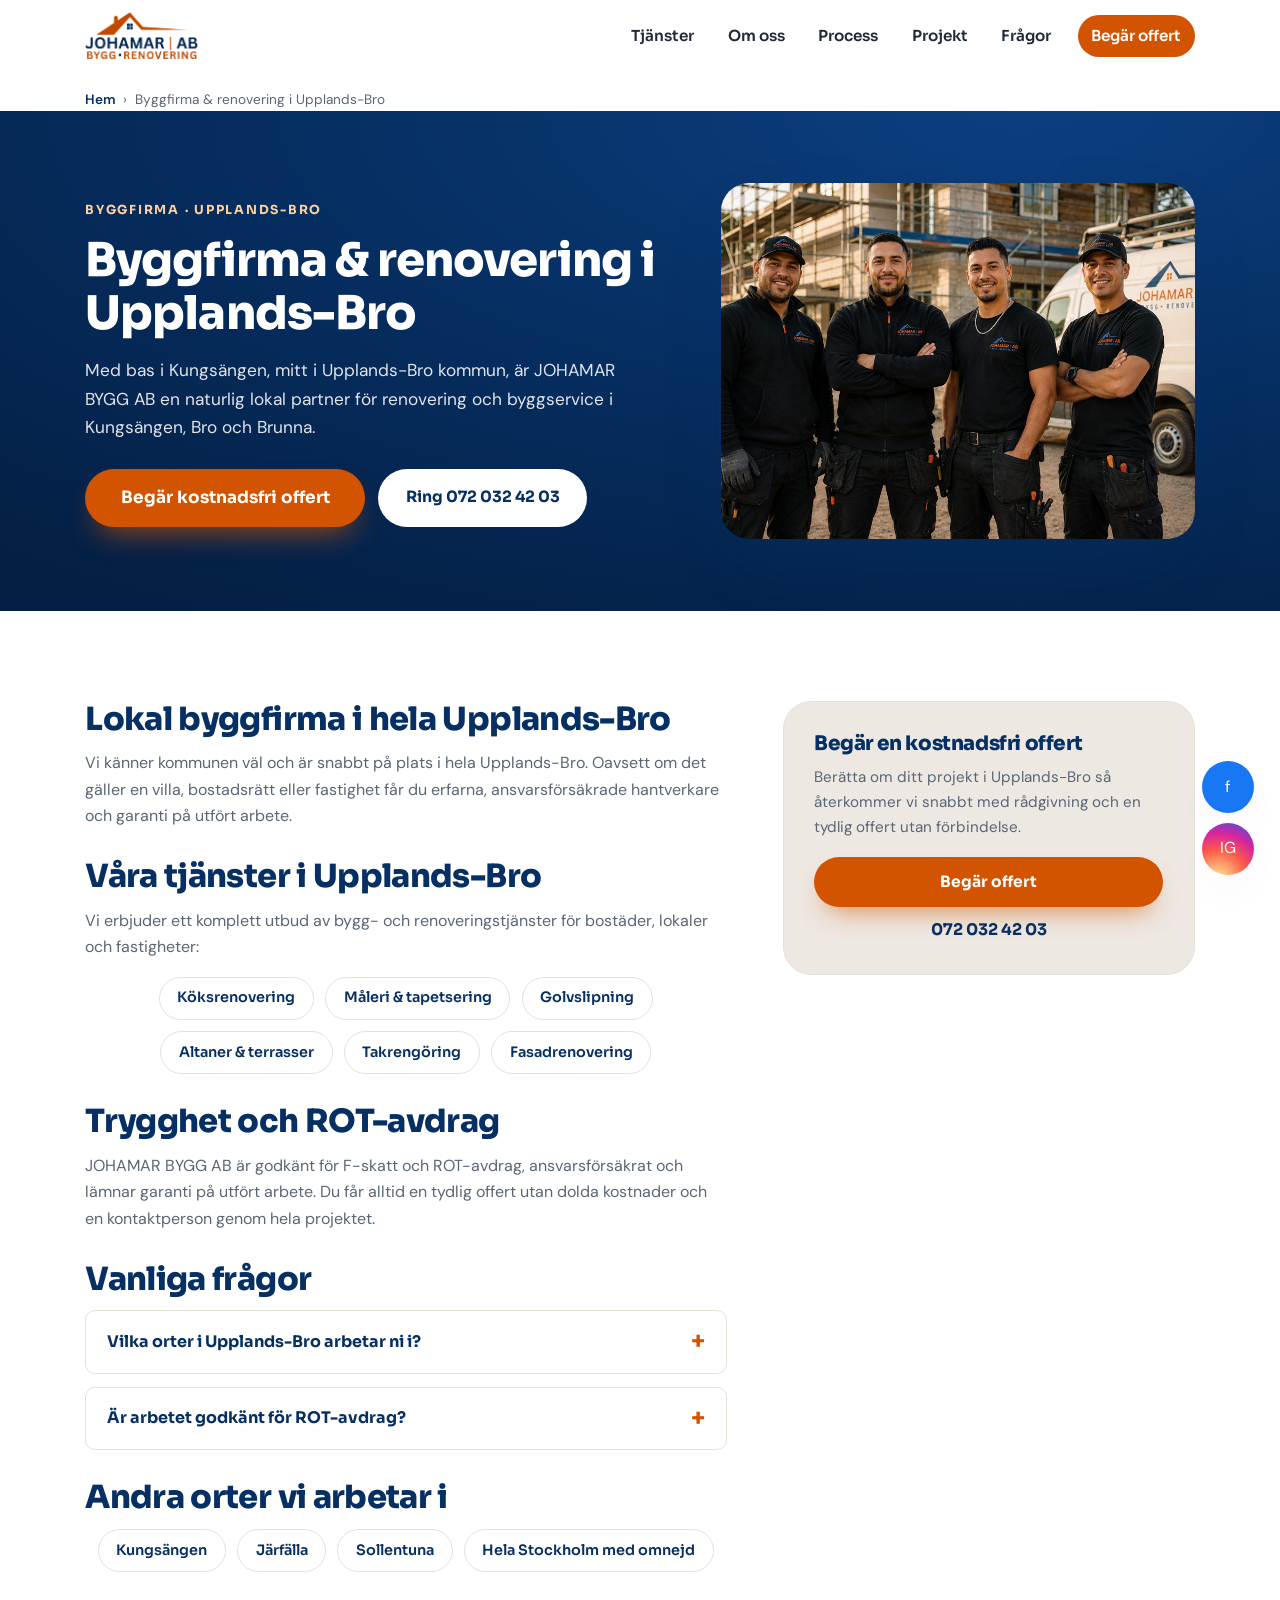
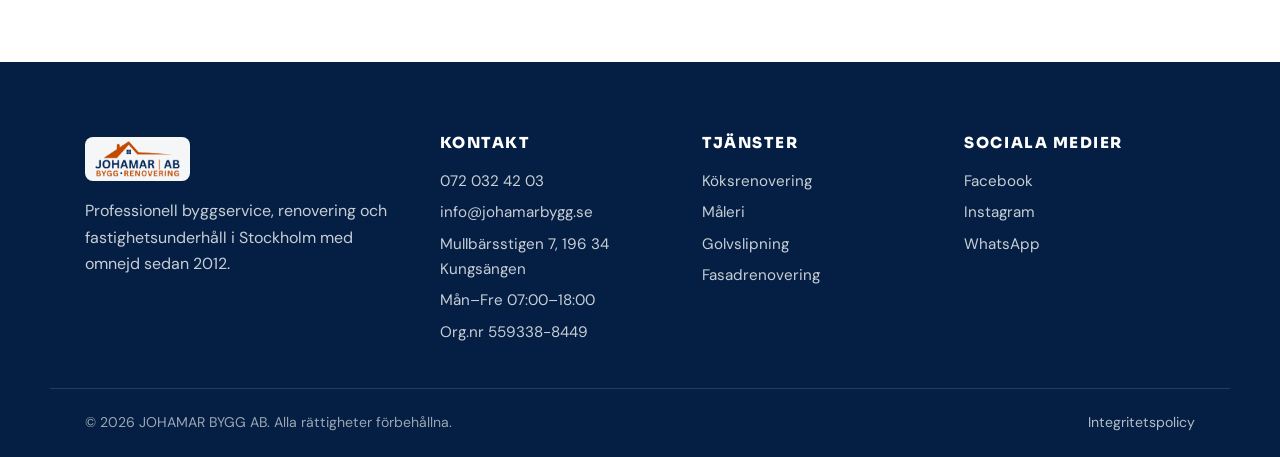
<file: byggfirma-upplands-bro.html>
﻿<!doctype html>
<html lang="sv">
  <head>
    <meta charset="utf-8">
    <meta name="viewport" content="width=device-width, initial-scale=1">
    <title>Byggfirma & renovering i Upplands-Bro | JOHAMAR BYGG AB</title>
    <meta name="description" content="Lokal byggfirma i Upplands-Bro – renovering, måleri, kök, golv, altaner och fasad i Kungsängen, Bro och Brunna. Godkänd för ROT-avdrag. Begär kostnadsfri offert.">
    <meta name="theme-color" content="#062f63">
    <link rel="canonical" href="https://johamarbygg.se/byggfirma-upplands-bro.html">
    <meta property="og:type" content="article">
    <meta property="og:title" content="Byggfirma & renovering i Upplands-Bro | JOHAMAR BYGG AB">
    <meta property="og:description" content="Lokal byggfirma i Upplands-Bro – renovering, måleri, kök, golv, altaner och fasad i Kungsängen, Bro och Brunna. Godkänd för ROT-avdrag. Begär kostnadsfri offert.">
    <meta property="og:image" content="https://johamarbygg.se/assets/hero-stuga.jpg">
    <meta property="og:locale" content="sv_SE">
    <link rel="icon" href="assets/favicon.ico" sizes="any">
    <link rel="icon" type="image/png" sizes="32x32" href="assets/favicon-32.png">
    <link rel="apple-touch-icon" sizes="180x180" href="assets/apple-touch-icon.png">
    <link rel="preconnect" href="https://fonts.googleapis.com">
    <link rel="preconnect" href="https://fonts.gstatic.com" crossorigin>
    <link rel="stylesheet" href="https://fonts.googleapis.com/css2?family=Sora:wght@600;700;800&family=DM+Sans:wght@400;500;600&display=swap">
    <link rel="stylesheet" href="styles.css">
    <script type="application/ld+json">
    {"@context":"https://schema.org","@type":"HomeAndConstructionBusiness","name":"JOHAMAR BYGG AB","description":"Lokal byggfirma i Upplands-Bro – renovering, måleri, kök, golv, altaner och fasad i Kungsängen, Bro och Brunna. Godkänd för ROT-avdrag. Begär kostnadsfri offert.","image":"https://johamarbygg.se/assets/hero-stuga.jpg","telephone":"+46720324203","email":"info@johamarbygg.se","url":"https://johamarbygg.se/byggfirma-upplands-bro.html","areaServed":"Upplands-Bro","priceRange":"$$","address":{"@type":"PostalAddress","streetAddress":"Mullbärsstigen 7","postalCode":"196 34","addressLocality":"Kungsängen","addressCountry":"SE"}}
    </script>
    <script type="application/ld+json">
    {"@context":"https://schema.org","@type":"BreadcrumbList","itemListElement":[{"@type":"ListItem","position":1,"name":"Hem","item":"https://johamarbygg.se/"},{"@type":"ListItem","position":2,"name":"Byggfirma & renovering i Upplands-Bro"}]}
    </script>
  </head>
  <body>
    <a class="skip-link" href="#main">Hoppa till innehåll</a>

    <header class="site-header" data-header>
      <nav class="nav container" aria-label="Huvudmeny">
        <a class="brand" href="index.html" aria-label="JOHAMAR BYGG AB startsida">
          <img class="brand-logo" src="assets/logo-johamar-nuevo.png" alt="JOHAMAR BYGG AB logotyp" width="190" height="80">
        </a>
        <button class="nav-toggle" type="button" aria-label="Öppna meny" aria-expanded="false" aria-controls="nav-menu" data-nav-toggle>
          <span></span><span></span><span></span>
        </button>
        <div class="nav-menu" id="nav-menu" data-nav-menu>
          <a href="index.html#tjanster">Tjänster</a>
          <a href="index.html#om-oss">Om oss</a>
          <a href="index.html#process">Process</a>
          <a href="index.html#projekt">Projekt</a>
          <a href="index.html#faq">Frågor</a>
          <a href="index.html#kontakt" class="nav-cta">Begär offert</a>
        </div>
      </nav>
    </header>

    <nav class="breadcrumb container" aria-label="Brödsmulor">
      <ol>
        <li><a href="index.html">Hem</a></li>
        <li aria-current="page">Byggfirma & renovering i Upplands-Bro</li>
      </ol>
    </nav>

    <main id="main">
      <section class="lp-hero">
        <div class="container">
          <div class="lp-hero-text">
            <p class="eyebrow eyebrow-light">Byggfirma · Upplands-Bro</p>
            <h1>Byggfirma & renovering i Upplands-Bro</h1>
            <p class="lp-hero-lead">Med bas i Kungsängen, mitt i Upplands-Bro kommun, är JOHAMAR BYGG AB en naturlig lokal partner för renovering och byggservice i Kungsängen, Bro och Brunna.</p>
            <div class="lp-hero-actions">
              <a class="btn btn-primary btn-lg" href="index.html#kontakt">Begär kostnadsfri offert</a>
              <a class="btn btn-secondary" href="tel:+46720324203">Ring 072 032 42 03</a>
            </div>
          </div>
          <div class="lp-hero-media">
            <img src="assets/team-johamar.jpg" alt="JOHAMAR BYGG AB:s team som utför bygg och renovering i Upplands-Bro" width="1000" height="667" fetchpriority="high">
          </div>
        </div>
      </section>

      <section class="section">
        <div class="container lp-layout">
          <div class="lp-body">
            <h2>Lokal byggfirma i hela Upplands-Bro</h2>
            <p>Vi känner kommunen väl och är snabbt på plats i hela Upplands-Bro. Oavsett om det gäller en villa, bostadsrätt eller fastighet får du erfarna, ansvarsförsäkrade hantverkare och garanti på utfört arbete.</p>
            <h2>Våra tjänster i Upplands-Bro</h2>
            <p>Vi erbjuder ett komplett utbud av bygg- och renoveringstjänster för bostäder, lokaler och fastigheter:</p>
            <ul class="lp-links">
              <li><a class="lp-link-pill" href="koksrenovering-stockholm.html">Köksrenovering</a></li>
              <li><a class="lp-link-pill" href="maleri-stockholm.html">Måleri &amp; tapetsering</a></li>
              <li><a class="lp-link-pill" href="golvslipning-stockholm.html">Golvslipning</a></li>
              <li><a class="lp-link-pill" href="altan-terrass-stockholm.html">Altaner &amp; terrasser</a></li>
              <li><a class="lp-link-pill" href="takrengoring-stockholm.html">Takrengöring</a></li>
              <li><a class="lp-link-pill" href="fasadrenovering-stockholm.html">Fasadrenovering</a></li>
            </ul>
            <h2>Trygghet och ROT-avdrag</h2>
            <p>JOHAMAR BYGG AB är godkänt för F-skatt och ROT-avdrag, ansvarsförsäkrat och lämnar garanti på utfört arbete. Du får alltid en tydlig offert utan dolda kostnader och en kontaktperson genom hela projektet.</p>
            <h2>Vanliga frågor</h2>
            <div class="faq-list"><details><summary>Vilka orter i Upplands-Bro arbetar ni i?</summary><p>Vi arbetar i hela kommunen, bland annat i Kungsängen, Bro och Brunna.</p></details>
              <details><summary>Är arbetet godkänt för ROT-avdrag?</summary><p>Ja, vi är godkända för F-skatt och ROT-avdrag, så du betalar bara nettot på arbetskostnaden.</p></details></div>
            <h2>Andra orter vi arbetar i</h2>
            <ul class="lp-links"><li><a class="lp-link-pill" href="byggfirma-kungsangen.html">Kungsängen</a></li>
              <li><a class="lp-link-pill" href="byggfirma-jarfalla.html">Järfälla</a></li>
              <li><a class="lp-link-pill" href="byggfirma-sollentuna.html">Sollentuna</a></li>
              <li><a class="lp-link-pill" href="index.html">Hela Stockholm med omnejd</a></li></ul>
          </div>
          <aside class="lp-aside">
            <h2>Begär en kostnadsfri offert</h2>
            <p>Berätta om ditt projekt i Upplands-Bro så återkommer vi snabbt med rådgivning och en tydlig offert utan förbindelse.</p>
            <a class="btn btn-primary" href="index.html#kontakt">Begär offert</a>
            <a class="lp-aside-phone" href="tel:+46720324203">072 032 42 03</a>
          </aside>
        </div>
      </section>
    </main>

    <footer class="site-footer">
      <div class="container footer-grid">
        <div>
          <a class="brand footer-brand" href="index.html" aria-label="JOHAMAR BYGG AB startsida">
            <img class="brand-logo footer-logo" src="assets/logo-johamar-nuevo.png" alt="JOHAMAR BYGG AB logotyp" width="190" height="80">
          </a>
          <p>Professionell byggservice, renovering och fastighetsunderhåll i Stockholm med omnejd sedan 2012.</p>
        </div>
        <div>
          <h2>Kontakt</h2>
          <a href="tel:+46720324203">072 032 42 03</a>
          <a href="mailto:info@johamarbygg.se">info@johamarbygg.se</a>
          <span>Mullbärsstigen 7, 196 34 Kungsängen</span>
          <span>Mån–Fre 07:00–18:00</span>
          <span>Org.nr 559338-8449</span>
        </div>
        <div>
          <h2>Tjänster</h2>
          <a href="koksrenovering-stockholm.html">Köksrenovering</a>
          <a href="maleri-stockholm.html">Måleri</a>
          <a href="golvslipning-stockholm.html">Golvslipning</a>
          <a href="fasadrenovering-stockholm.html">Fasadrenovering</a>
        </div>
        <div>
          <h2>Sociala medier</h2>
          <a href="https://www.facebook.com/profile.php?id=100091965529718" target="_blank" rel="noopener">Facebook</a>
          <a href="https://www.instagram.com/johamarbygg" target="_blank" rel="noopener">Instagram</a>
          <a href="https://wa.me/46720324203" target="_blank" rel="noopener">WhatsApp</a>
        </div>
      </div>
      <div class="container footer-bottom">
        <span>&copy; <span data-year></span> JOHAMAR BYGG AB. Alla rättigheter förbehållna.</span>
        <a href="integritetspolicy.html">Integritetspolicy</a>
      </div>
    </footer>

    <div class="floating-actions" aria-label="Snabbkontakt">
      <a class="float-btn whatsapp" href="https://wa.me/46720324203" target="_blank" rel="noopener" aria-label="Kontakta oss på WhatsApp">WA</a>
      <a class="float-btn facebook" href="https://www.facebook.com/profile.php?id=100091965529718" target="_blank" rel="noopener" aria-label="Besök oss på Facebook">f</a>
      <a class="float-btn instagram" href="https://www.instagram.com/johamarbygg" target="_blank" rel="noopener" aria-label="Besök oss på Instagram">IG</a>
    </div>

    <script src="script.js" defer></script>
  </body>
</html>
</file>
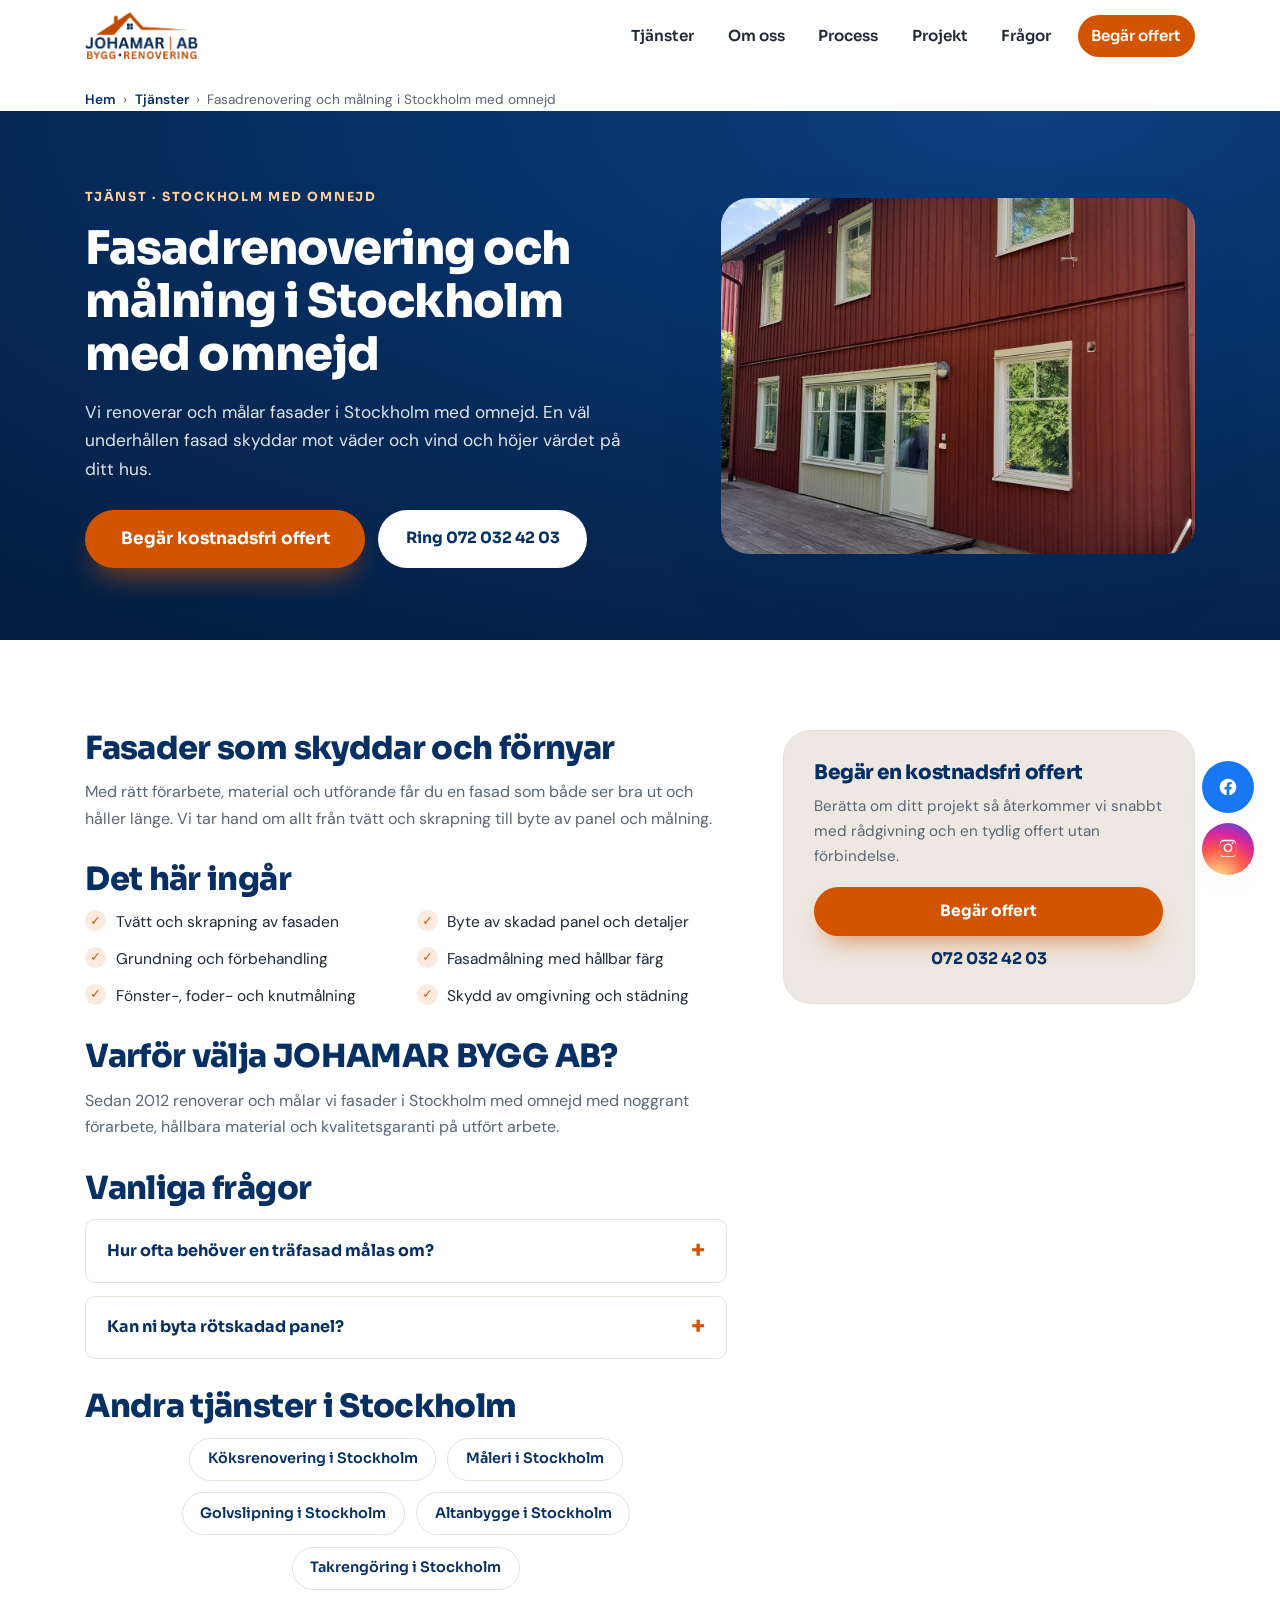
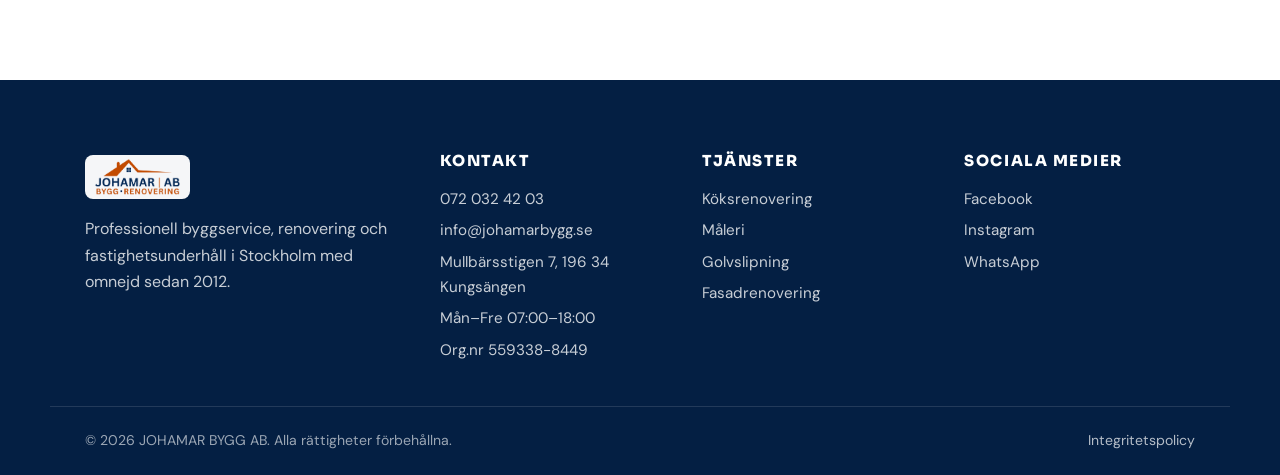
<file: fasadrenovering-stockholm.html>
﻿<!doctype html>
<html lang="sv">
  <head>
    <meta charset="utf-8">
    <meta name="viewport" content="width=device-width, initial-scale=1">
    <title>Fasadrenovering och fasadmålning i Stockholm med omnejd | JOHAMAR BYGG AB</title>
    <meta name="description" content="Fasadrenovering och fasadmålning i Stockholm med omnejd. Vi renoverar och målar träfasader som skyddar och förnyar huset. Begär kostnadsfri offert.">
    <meta name="theme-color" content="#062f63">
    <link rel="canonical" href="https://johamarbygg.se/fasadrenovering-stockholm.html">
    <meta property="og:type" content="article">
    <meta property="og:title" content="Fasadrenovering och fasadmålning i Stockholm med omnejd | JOHAMAR BYGG AB">
    <meta property="og:description" content="Fasadrenovering och fasadmålning i Stockholm med omnejd. Vi renoverar och målar träfasader som skyddar och förnyar huset. Begär kostnadsfri offert.">
    <meta property="og:image" content="assets/projects/fasadrenovering-stockholm.jpg">
    <meta property="og:locale" content="sv_SE">
    <link rel="icon" href="assets/favicon.ico" sizes="any">
    <link rel="icon" type="image/png" sizes="32x32" href="assets/favicon-32.png">
    <link rel="apple-touch-icon" sizes="180x180" href="assets/apple-touch-icon.png">
    <link rel="preconnect" href="https://fonts.googleapis.com">
    <link rel="preconnect" href="https://fonts.gstatic.com" crossorigin>
    <link rel="stylesheet" href="https://fonts.googleapis.com/css2?family=Sora:wght@600;700;800&family=DM+Sans:wght@400;500;600&display=swap">
    <link rel="stylesheet" href="styles.css">
    <script type="application/ld+json">
    {"@context":"https://schema.org","@type":"Service","name":"Fasadrenovering och målning","serviceType":"Fasadrenovering och målning","description":"Fasadrenovering och fasadmålning i Stockholm med omnejd. Vi renoverar och målar träfasader som skyddar och förnyar huset. Begär kostnadsfri offert.","image":"https://johamarbygg.se/assets/projects/fasadrenovering-stockholm.jpg","areaServed":["Stockholm","Stockholm med omnejd"],"provider":{"@type":"HomeAndConstructionBusiness","name":"JOHAMAR BYGG AB","telephone":"+46720324203","email":"info@johamarbygg.se","url":"https://johamarbygg.se/","address":{"@type":"PostalAddress","streetAddress":"Mullbärsstigen 7","postalCode":"196 34","addressLocality":"Kungsängen","addressCountry":"SE"}}}
    </script>
    <script type="application/ld+json">
    {"@context":"https://schema.org","@type":"BreadcrumbList","itemListElement":[{"@type":"ListItem","position":1,"name":"Hem","item":"https://johamarbygg.se/"},{"@type":"ListItem","position":2,"name":"Tjänster","item":"https://johamarbygg.se/#tjanster"},{"@type":"ListItem","position":3,"name":"Fasadrenovering och målning i Stockholm med omnejd"}]}
    </script>
  </head>
  <body>
    <a class="skip-link" href="#main">Hoppa till innehåll</a>

    <header class="site-header" data-header>
      <nav class="nav container" aria-label="Huvudmeny">
        <a class="brand" href="index.html" aria-label="JOHAMAR BYGG AB startsida">
          <img class="brand-logo" src="assets/logo-johamar-nuevo.png" alt="JOHAMAR BYGG AB logotyp" width="190" height="80">
        </a>
        <button class="nav-toggle" type="button" aria-label="Öppna meny" aria-expanded="false" aria-controls="nav-menu" data-nav-toggle>
          <span></span><span></span><span></span>
        </button>
        <div class="nav-menu" id="nav-menu" data-nav-menu>
          <a href="index.html#tjanster">Tjänster</a>
          <a href="index.html#om-oss">Om oss</a>
          <a href="index.html#process">Process</a>
          <a href="index.html#projekt">Projekt</a>
          <a href="index.html#faq">Frågor</a>
          <a href="index.html#kontakt" class="nav-cta">Begär offert</a>
        </div>
      </nav>
    </header>

    <nav class="breadcrumb container" aria-label="Brödsmulor">
      <ol>
        <li><a href="index.html">Hem</a></li>
        <li><a href="index.html#tjanster">Tjänster</a></li>
        <li aria-current="page">Fasadrenovering och målning i Stockholm med omnejd</li>
      </ol>
    </nav>

    <main id="main">
      <section class="lp-hero">
        <div class="container">
          <div class="lp-hero-text">
            <p class="eyebrow eyebrow-light">Tjänst · Stockholm med omnejd</p>
            <h1>Fasadrenovering och målning i Stockholm med omnejd</h1>
            <p class="lp-hero-lead">Vi renoverar och målar fasader i Stockholm med omnejd. En väl underhållen fasad skyddar mot väder och vind och höjer värdet på ditt hus.</p>
            <div class="lp-hero-actions">
              <a class="btn btn-primary btn-lg" href="index.html#kontakt">Begär kostnadsfri offert</a>
              <a class="btn btn-secondary" href="tel:+46720324203">Ring 072 032 42 03</a>
            </div>
          </div>
          <div class="lp-hero-media">
            <img src="assets/projects/fasadrenovering-stockholm.jpg" alt="Renoverad röd träfasad med vita fönsterfoder i Stockholm med omnejd – JOHAMAR BYGG AB" width="1200" height="1600" fetchpriority="high">
          </div>
        </div>
      </section>

      <section class="section">
        <div class="container lp-layout">
          <div class="lp-body">
            <h2>Fasader som skyddar och förnyar</h2>
            <p>Med rätt förarbete, material och utförande får du en fasad som både ser bra ut och håller länge. Vi tar hand om allt från tvätt och skrapning till byte av panel och målning.</p>
            <h2>Det här ingår</h2>
            <ul class="lp-checklist"><li>Tvätt och skrapning av fasaden</li>
              <li>Byte av skadad panel och detaljer</li>
              <li>Grundning och förbehandling</li>
              <li>Fasadmålning med hållbar färg</li>
              <li>Fönster-, foder- och knutmålning</li>
              <li>Skydd av omgivning och städning</li></ul>
            <h2>Varför välja JOHAMAR BYGG AB?</h2>
            <p>Sedan 2012 renoverar och målar vi fasader i Stockholm med omnejd med noggrant förarbete, hållbara material och kvalitetsgaranti på utfört arbete.</p>
            <h2>Vanliga frågor</h2>
            <div class="faq-list"><details><summary>Hur ofta behöver en träfasad målas om?</summary><p>Vanligtvis vart 8:e till 12:e år beroende på läge, färgtyp och fasadens skick.</p></details>
              <details><summary>Kan ni byta rötskadad panel?</summary><p>Ja, vi byter skadad panel och detaljer som en del av fasadrenoveringen innan målning.</p></details></div>
            <h2>Andra tjänster i Stockholm</h2>
            <ul class="lp-links"><li><a class="lp-link-pill" href="koksrenovering-stockholm.html">Köksrenovering i Stockholm</a></li>
              <li><a class="lp-link-pill" href="maleri-stockholm.html">Måleri i Stockholm</a></li>
              <li><a class="lp-link-pill" href="golvslipning-stockholm.html">Golvslipning i Stockholm</a></li>
              <li><a class="lp-link-pill" href="altan-terrass-stockholm.html">Altanbygge i Stockholm</a></li>
              <li><a class="lp-link-pill" href="takrengoring-stockholm.html">Takrengöring i Stockholm</a></li></ul>
          </div>
          <aside class="lp-aside">
            <h2>Begär en kostnadsfri offert</h2>
            <p>Berätta om ditt projekt så återkommer vi snabbt med rådgivning och en tydlig offert utan förbindelse.</p>
            <a class="btn btn-primary" href="index.html#kontakt">Begär offert</a>
            <a class="lp-aside-phone" href="tel:+46720324203">072 032 42 03</a>
          </aside>
        </div>
      </section>
    </main>

    <footer class="site-footer">
      <div class="container footer-grid">
        <div>
          <a class="brand footer-brand" href="index.html" aria-label="JOHAMAR BYGG AB startsida">
            <img class="brand-logo footer-logo" src="assets/logo-johamar-nuevo.png" alt="JOHAMAR BYGG AB logotyp" width="190" height="80">
          </a>
          <p>Professionell byggservice, renovering och fastighetsunderhåll i Stockholm med omnejd sedan 2012.</p>
        </div>
        <div>
          <h2>Kontakt</h2>
          <a href="tel:+46720324203">072 032 42 03</a>
          <a href="mailto:info@johamarbygg.se">info@johamarbygg.se</a>
          <span>Mullbärsstigen 7, 196 34 Kungsängen</span>
          <span>Mån–Fre 07:00–18:00</span>
          <span>Org.nr 559338-8449</span>
        </div>
        <div>
          <h2>Tjänster</h2>
          <a href="koksrenovering-stockholm.html">Köksrenovering</a>
          <a href="maleri-stockholm.html">Måleri</a>
          <a href="golvslipning-stockholm.html">Golvslipning</a>
          <a href="fasadrenovering-stockholm.html">Fasadrenovering</a>
        </div>
        <div>
          <h2>Sociala medier</h2>
          <a href="https://www.facebook.com/profile.php?id=100091965529718" target="_blank" rel="noopener">Facebook</a>
          <a href="https://www.instagram.com/johamarbygg" target="_blank" rel="noopener">Instagram</a>
          <a href="https://wa.me/46720324203" target="_blank" rel="noopener">WhatsApp</a>
        </div>
      </div>
      <div class="container footer-bottom">
        <span>&copy; <span data-year></span> JOHAMAR BYGG AB. Alla rättigheter förbehållna.</span>
        <a href="integritetspolicy.html">Integritetspolicy</a>
      </div>
    </footer>

    <div class="floating-actions" aria-label="Snabbkontakt">
      <a class="float-btn whatsapp" href="https://wa.me/46720324203" target="_blank" rel="noopener" aria-label="Kontakta oss på WhatsApp">
        <svg viewBox="0 0 24 24" width="22" height="22" aria-hidden="true" focusable="false"><path fill="currentColor" d="M12.04 2A9.93 9.93 0 0 0 2.1 11.94a9.82 9.82 0 0 0 1.34 4.96L2 22l5.25-1.38a9.94 9.94 0 0 0 4.79 1.22h.01A9.93 9.93 0 0 0 22 11.95 9.93 9.93 0 0 0 12.04 2Zm5.8 14.06c-.24.69-1.4 1.32-1.94 1.36-.5.05-.98.23-3.3-.69-2.78-1.1-4.55-3.96-4.69-4.14-.14-.18-1.13-1.5-1.13-2.86 0-1.36.71-2.03.97-2.31.24-.27.53-.34.71-.34l.51.01c.16.01.39-.06.6.46.24.58.81 2 .88 2.15.07.14.12.31.02.49-.09.18-.14.29-.27.45-.14.16-.29.36-.41.48-.14.14-.28.29-.12.57.16.27.71 1.17 1.53 1.9 1.05.94 1.94 1.23 2.21 1.37.27.14.43.12.59-.07.16-.18.68-.79.86-1.07.18-.27.36-.22.6-.13.24.09 1.55.73 1.81.86.27.14.45.2.51.31.07.11.07.64-.17 1.32Z"/></svg>
      </a>
      <a class="float-btn facebook" href="https://www.facebook.com/profile.php?id=100091965529718" target="_blank" rel="noopener" aria-label="Besök oss på Facebook">
        <svg viewBox="0 0 24 24" width="20" height="20" aria-hidden="true" focusable="false"><path fill="currentColor" d="M22 12.06C22 6.5 17.52 2 12 2S2 6.5 2 12.06c0 5 3.66 9.15 8.44 9.94v-7.03H7.9v-2.9h2.54V9.85c0-2.51 1.49-3.9 3.78-3.9 1.1 0 2.24.2 2.24.2v2.46h-1.26c-1.24 0-1.63.78-1.63 1.57v1.88h2.78l-.44 2.9h-2.34V22c4.78-.79 8.43-4.94 8.43-9.94Z"/></svg>
      </a>
      <a class="float-btn instagram" href="https://www.instagram.com/johamarbygg" target="_blank" rel="noopener" aria-label="Besök oss på Instagram">
        <svg viewBox="0 0 24 24" width="20" height="20" aria-hidden="true" focusable="false"><path fill="currentColor" d="M12 2.16c3.2 0 3.58.01 4.85.07 1.17.05 1.8.25 2.23.41.56.22.96.48 1.38.9.42.42.68.82.9 1.38.16.42.36 1.06.41 2.23.06 1.27.07 1.65.07 4.85s-.01 3.58-.07 4.85c-.05 1.17-.25 1.8-.41 2.23-.22.56-.48.96-.9 1.38-.42.42-.82.68-1.38.9-.42.16-1.06.36-2.23.41-1.27.06-1.65.07-4.85.07s-3.58-.01-4.85-.07c-1.17-.05-1.8-.25-2.23-.41a3.72 3.72 0 0 1-1.38-.9 3.72 3.72 0 0 1-.9-1.38c-.16-.42-.36-1.06-.41-2.23C2.17 15.58 2.16 15.2 2.16 12s.01-3.58.07-4.85c.05-1.17.25-1.8.41-2.23.22-.56.48-.96.9-1.38.42-.42.82-.68 1.38-.9.42-.16 1.06-.36 2.23-.41C8.42 2.17 8.8 2.16 12 2.16Zm0 1.62c-3.15 0-3.5.01-4.74.07-1.14.05-1.76.24-2.17.4-.55.21-.94.47-1.35.88-.41.41-.67.8-.88 1.35-.16.41-.35 1.03-.4 2.17-.06 1.24-.07 1.59-.07 4.74s.01 3.5.07 4.74c.05 1.14.24 1.76.4 2.17.21.55.47.94.88 1.35.41.41.8.67 1.35.88.41.16 1.03.35 2.17.4 1.24.06 1.59.07 4.74.07s3.5-.01 4.74-.07c1.14-.05 1.76-.24 2.17-.4.55-.21.94-.47 1.35-.88.41-.41.67-.8.88-1.35.16-.41.35-1.03.4-2.17.06-1.24.07-1.59.07-4.74s-.01-3.5-.07-4.74c-.05-1.14-.24-1.76-.4-2.17a3.64 3.64 0 0 0-.88-1.35 3.64 3.64 0 0 0-1.35-.88c-.41-.16-1.03-.35-2.17-.4-1.24-.06-1.59-.07-4.74-.07Zm0 2.76a5.3 5.3 0 1 0 0 10.6 5.3 5.3 0 0 0 0-10.6Zm0 8.74a3.44 3.44 0 1 1 0-6.88 3.44 3.44 0 0 1 0 6.88Zm6.74-8.94a1.24 1.24 0 1 1-2.48 0 1.24 1.24 0 0 1 2.48 0Z"/></svg>
      </a>
    </div>

    <script src="script.js" defer></script>
  </body>
</html>
</file>
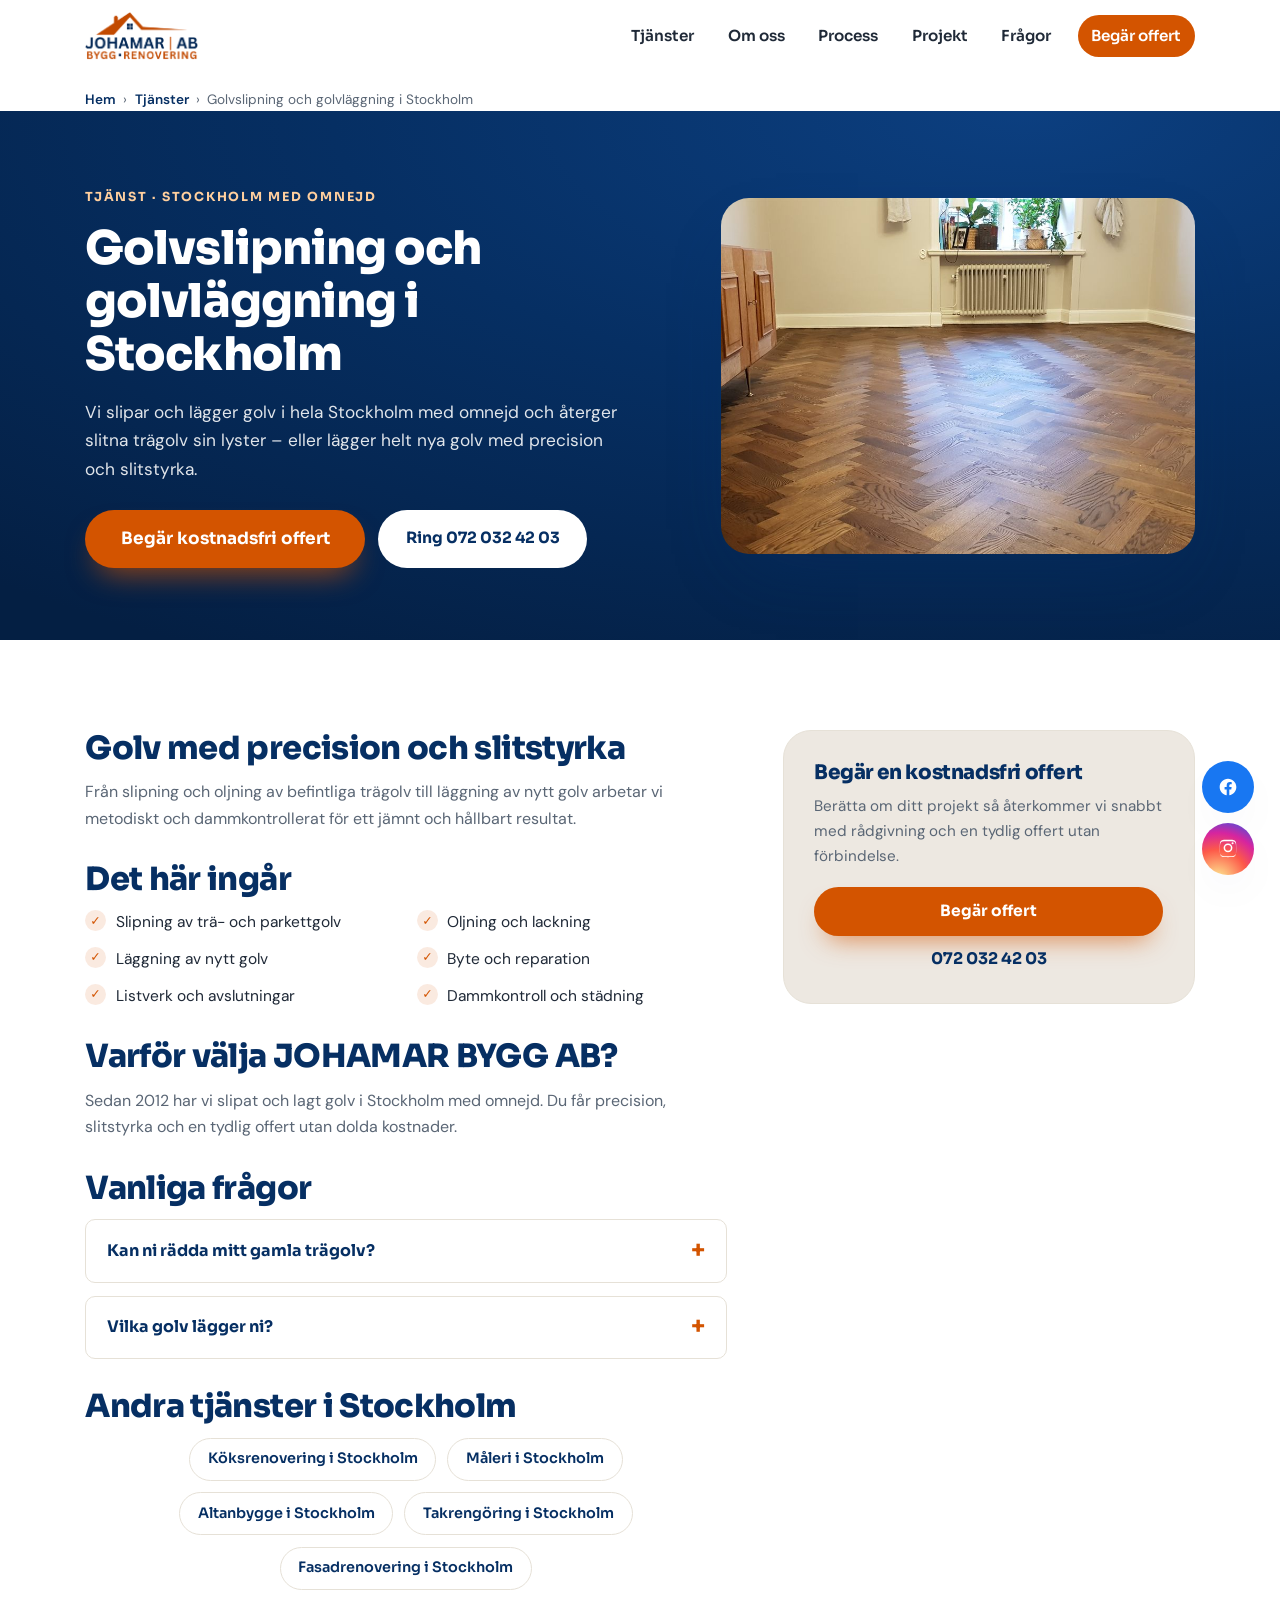
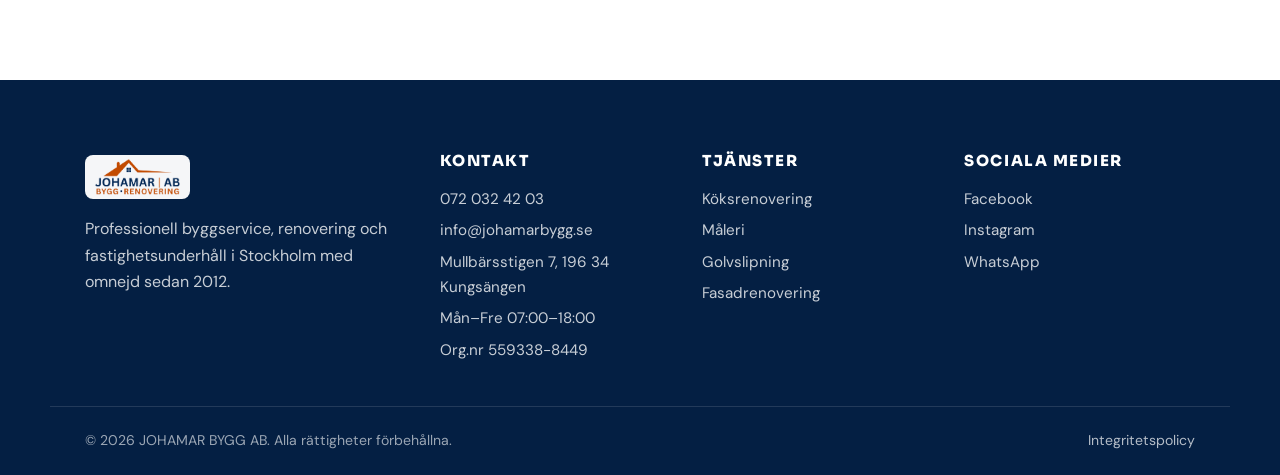
<file: golvslipning-stockholm.html>
﻿<!doctype html>
<html lang="sv">
  <head>
    <meta charset="utf-8">
    <meta name="viewport" content="width=device-width, initial-scale=1">
    <title>Golvslipning i Stockholm | JOHAMAR BYGG AB</title>
    <meta name="description" content="Golvslipning och golvläggning i Stockholm med omnejd. Vi slipar, oljar, lackar och lägger nya golv med precision. Begär kostnadsfri offert.">
    <meta name="theme-color" content="#062f63">
    <link rel="canonical" href="https://johamarbygg.se/golvslipning-stockholm.html">
    <meta property="og:type" content="article">
    <meta property="og:title" content="Golvslipning i Stockholm | JOHAMAR BYGG AB">
    <meta property="og:description" content="Golvslipning och golvläggning i Stockholm med omnejd. Vi slipar, oljar, lackar och lägger nya golv med precision. Begär kostnadsfri offert.">
    <meta property="og:image" content="assets/projects/golvslipning-stockholm.jpg">
    <meta property="og:locale" content="sv_SE">
    <link rel="icon" href="assets/favicon.ico" sizes="any">
    <link rel="icon" type="image/png" sizes="32x32" href="assets/favicon-32.png">
    <link rel="apple-touch-icon" sizes="180x180" href="assets/apple-touch-icon.png">
    <link rel="preconnect" href="https://fonts.googleapis.com">
    <link rel="preconnect" href="https://fonts.gstatic.com" crossorigin>
    <link rel="stylesheet" href="https://fonts.googleapis.com/css2?family=Sora:wght@600;700;800&family=DM+Sans:wght@400;500;600&display=swap">
    <link rel="stylesheet" href="styles.css">
    <script type="application/ld+json">
    {"@context":"https://schema.org","@type":"Service","name":"Golvslipning och golvläggning","serviceType":"Golvslipning och golvläggning","description":"Golvslipning och golvläggning i Stockholm med omnejd. Vi slipar, oljar, lackar och lägger nya golv med precision. Begär kostnadsfri offert.","image":"https://johamarbygg.se/assets/projects/golvslipning-stockholm.jpg","areaServed":["Stockholm","Stockholm med omnejd"],"provider":{"@type":"HomeAndConstructionBusiness","name":"JOHAMAR BYGG AB","telephone":"+46720324203","email":"info@johamarbygg.se","url":"https://johamarbygg.se/","address":{"@type":"PostalAddress","streetAddress":"Mullbärsstigen 7","postalCode":"196 34","addressLocality":"Kungsängen","addressCountry":"SE"}}}
    </script>
    <script type="application/ld+json">
    {"@context":"https://schema.org","@type":"BreadcrumbList","itemListElement":[{"@type":"ListItem","position":1,"name":"Hem","item":"https://johamarbygg.se/"},{"@type":"ListItem","position":2,"name":"Tjänster","item":"https://johamarbygg.se/#tjanster"},{"@type":"ListItem","position":3,"name":"Golvslipning och golvläggning i Stockholm"}]}
    </script>
  </head>
  <body>
    <a class="skip-link" href="#main">Hoppa till innehåll</a>

    <header class="site-header" data-header>
      <nav class="nav container" aria-label="Huvudmeny">
        <a class="brand" href="index.html" aria-label="JOHAMAR BYGG AB startsida">
          <img class="brand-logo" src="assets/logo-johamar-nuevo.png" alt="JOHAMAR BYGG AB logotyp" width="190" height="80">
        </a>
        <button class="nav-toggle" type="button" aria-label="Öppna meny" aria-expanded="false" aria-controls="nav-menu" data-nav-toggle>
          <span></span><span></span><span></span>
        </button>
        <div class="nav-menu" id="nav-menu" data-nav-menu>
          <a href="index.html#tjanster">Tjänster</a>
          <a href="index.html#om-oss">Om oss</a>
          <a href="index.html#process">Process</a>
          <a href="index.html#projekt">Projekt</a>
          <a href="index.html#faq">Frågor</a>
          <a href="index.html#kontakt" class="nav-cta">Begär offert</a>
        </div>
      </nav>
    </header>

    <nav class="breadcrumb container" aria-label="Brödsmulor">
      <ol>
        <li><a href="index.html">Hem</a></li>
        <li><a href="index.html#tjanster">Tjänster</a></li>
        <li aria-current="page">Golvslipning och golvläggning i Stockholm</li>
      </ol>
    </nav>

    <main id="main">
      <section class="lp-hero">
        <div class="container">
          <div class="lp-hero-text">
            <p class="eyebrow eyebrow-light">Tjänst · Stockholm med omnejd</p>
            <h1>Golvslipning och golvläggning i Stockholm</h1>
            <p class="lp-hero-lead">Vi slipar och lägger golv i hela Stockholm med omnejd och återger slitna trägolv sin lyster – eller lägger helt nya golv med precision och slitstyrka.</p>
            <div class="lp-hero-actions">
              <a class="btn btn-primary btn-lg" href="index.html#kontakt">Begär kostnadsfri offert</a>
              <a class="btn btn-secondary" href="tel:+46720324203">Ring 072 032 42 03</a>
            </div>
          </div>
          <div class="lp-hero-media">
            <img src="assets/projects/golvslipning-stockholm.jpg" alt="Slipad och oljad fiskbensparkett i lägenhet i Stockholm – golvslipning av JOHAMAR BYGG AB" width="1200" height="675" fetchpriority="high">
          </div>
        </div>
      </section>

      <section class="section">
        <div class="container lp-layout">
          <div class="lp-body">
            <h2>Golv med precision och slitstyrka</h2>
            <p>Från slipning och oljning av befintliga trägolv till läggning av nytt golv arbetar vi metodiskt och dammkontrollerat för ett jämnt och hållbart resultat.</p>
            <h2>Det här ingår</h2>
            <ul class="lp-checklist"><li>Slipning av trä- och parkettgolv</li>
              <li>Oljning och lackning</li>
              <li>Läggning av nytt golv</li>
              <li>Byte och reparation</li>
              <li>Listverk och avslutningar</li>
              <li>Dammkontroll och städning</li></ul>
            <h2>Varför välja JOHAMAR BYGG AB?</h2>
            <p>Sedan 2012 har vi slipat och lagt golv i Stockholm med omnejd. Du får precision, slitstyrka och en tydlig offert utan dolda kostnader.</p>
            <h2>Vanliga frågor</h2>
            <div class="faq-list"><details><summary>Kan ni rädda mitt gamla trägolv?</summary><p>Oftast ja. Slitna trägolv kan i regel slipas och ytbehandlas så att de ser ut som nya igen.</p></details>
              <details><summary>Vilka golv lägger ni?</summary><p>Vi lägger bland annat parkett, trägolv och laminat och rekommenderar rätt golv utifrån rum och användning.</p></details></div>
            <h2>Andra tjänster i Stockholm</h2>
            <ul class="lp-links"><li><a class="lp-link-pill" href="koksrenovering-stockholm.html">Köksrenovering i Stockholm</a></li>
              <li><a class="lp-link-pill" href="maleri-stockholm.html">Måleri i Stockholm</a></li>
              <li><a class="lp-link-pill" href="altan-terrass-stockholm.html">Altanbygge i Stockholm</a></li>
              <li><a class="lp-link-pill" href="takrengoring-stockholm.html">Takrengöring i Stockholm</a></li>
              <li><a class="lp-link-pill" href="fasadrenovering-stockholm.html">Fasadrenovering i Stockholm</a></li></ul>
          </div>
          <aside class="lp-aside">
            <h2>Begär en kostnadsfri offert</h2>
            <p>Berätta om ditt projekt så återkommer vi snabbt med rådgivning och en tydlig offert utan förbindelse.</p>
            <a class="btn btn-primary" href="index.html#kontakt">Begär offert</a>
            <a class="lp-aside-phone" href="tel:+46720324203">072 032 42 03</a>
          </aside>
        </div>
      </section>
    </main>

    <footer class="site-footer">
      <div class="container footer-grid">
        <div>
          <a class="brand footer-brand" href="index.html" aria-label="JOHAMAR BYGG AB startsida">
            <img class="brand-logo footer-logo" src="assets/logo-johamar-nuevo.png" alt="JOHAMAR BYGG AB logotyp" width="190" height="80">
          </a>
          <p>Professionell byggservice, renovering och fastighetsunderhåll i Stockholm med omnejd sedan 2012.</p>
        </div>
        <div>
          <h2>Kontakt</h2>
          <a href="tel:+46720324203">072 032 42 03</a>
          <a href="mailto:info@johamarbygg.se">info@johamarbygg.se</a>
          <span>Mullbärsstigen 7, 196 34 Kungsängen</span>
          <span>Mån–Fre 07:00–18:00</span>
          <span>Org.nr 559338-8449</span>
        </div>
        <div>
          <h2>Tjänster</h2>
          <a href="koksrenovering-stockholm.html">Köksrenovering</a>
          <a href="maleri-stockholm.html">Måleri</a>
          <a href="golvslipning-stockholm.html">Golvslipning</a>
          <a href="fasadrenovering-stockholm.html">Fasadrenovering</a>
        </div>
        <div>
          <h2>Sociala medier</h2>
          <a href="https://www.facebook.com/profile.php?id=100091965529718" target="_blank" rel="noopener">Facebook</a>
          <a href="https://www.instagram.com/johamarbygg" target="_blank" rel="noopener">Instagram</a>
          <a href="https://wa.me/46720324203" target="_blank" rel="noopener">WhatsApp</a>
        </div>
      </div>
      <div class="container footer-bottom">
        <span>&copy; <span data-year></span> JOHAMAR BYGG AB. Alla rättigheter förbehållna.</span>
        <a href="integritetspolicy.html">Integritetspolicy</a>
      </div>
    </footer>

    <div class="floating-actions" aria-label="Snabbkontakt">
      <a class="float-btn whatsapp" href="https://wa.me/46720324203" target="_blank" rel="noopener" aria-label="Kontakta oss på WhatsApp">
        <svg viewBox="0 0 24 24" width="22" height="22" aria-hidden="true" focusable="false"><path fill="currentColor" d="M12.04 2A9.93 9.93 0 0 0 2.1 11.94a9.82 9.82 0 0 0 1.34 4.96L2 22l5.25-1.38a9.94 9.94 0 0 0 4.79 1.22h.01A9.93 9.93 0 0 0 22 11.95 9.93 9.93 0 0 0 12.04 2Zm5.8 14.06c-.24.69-1.4 1.32-1.94 1.36-.5.05-.98.23-3.3-.69-2.78-1.1-4.55-3.96-4.69-4.14-.14-.18-1.13-1.5-1.13-2.86 0-1.36.71-2.03.97-2.31.24-.27.53-.34.71-.34l.51.01c.16.01.39-.06.6.46.24.58.81 2 .88 2.15.07.14.12.31.02.49-.09.18-.14.29-.27.45-.14.16-.29.36-.41.48-.14.14-.28.29-.12.57.16.27.71 1.17 1.53 1.9 1.05.94 1.94 1.23 2.21 1.37.27.14.43.12.59-.07.16-.18.68-.79.86-1.07.18-.27.36-.22.6-.13.24.09 1.55.73 1.81.86.27.14.45.2.51.31.07.11.07.64-.17 1.32Z"/></svg>
      </a>
      <a class="float-btn facebook" href="https://www.facebook.com/profile.php?id=100091965529718" target="_blank" rel="noopener" aria-label="Besök oss på Facebook">
        <svg viewBox="0 0 24 24" width="20" height="20" aria-hidden="true" focusable="false"><path fill="currentColor" d="M22 12.06C22 6.5 17.52 2 12 2S2 6.5 2 12.06c0 5 3.66 9.15 8.44 9.94v-7.03H7.9v-2.9h2.54V9.85c0-2.51 1.49-3.9 3.78-3.9 1.1 0 2.24.2 2.24.2v2.46h-1.26c-1.24 0-1.63.78-1.63 1.57v1.88h2.78l-.44 2.9h-2.34V22c4.78-.79 8.43-4.94 8.43-9.94Z"/></svg>
      </a>
      <a class="float-btn instagram" href="https://www.instagram.com/johamarbygg" target="_blank" rel="noopener" aria-label="Besök oss på Instagram">
        <svg viewBox="0 0 24 24" width="20" height="20" aria-hidden="true" focusable="false"><path fill="currentColor" d="M12 2.16c3.2 0 3.58.01 4.85.07 1.17.05 1.8.25 2.23.41.56.22.96.48 1.38.9.42.42.68.82.9 1.38.16.42.36 1.06.41 2.23.06 1.27.07 1.65.07 4.85s-.01 3.58-.07 4.85c-.05 1.17-.25 1.8-.41 2.23-.22.56-.48.96-.9 1.38-.42.42-.82.68-1.38.9-.42.16-1.06.36-2.23.41-1.27.06-1.65.07-4.85.07s-3.58-.01-4.85-.07c-1.17-.05-1.8-.25-2.23-.41a3.72 3.72 0 0 1-1.38-.9 3.72 3.72 0 0 1-.9-1.38c-.16-.42-.36-1.06-.41-2.23C2.17 15.58 2.16 15.2 2.16 12s.01-3.58.07-4.85c.05-1.17.25-1.8.41-2.23.22-.56.48-.96.9-1.38.42-.42.82-.68 1.38-.9.42-.16 1.06-.36 2.23-.41C8.42 2.17 8.8 2.16 12 2.16Zm0 1.62c-3.15 0-3.5.01-4.74.07-1.14.05-1.76.24-2.17.4-.55.21-.94.47-1.35.88-.41.41-.67.8-.88 1.35-.16.41-.35 1.03-.4 2.17-.06 1.24-.07 1.59-.07 4.74s.01 3.5.07 4.74c.05 1.14.24 1.76.4 2.17.21.55.47.94.88 1.35.41.41.8.67 1.35.88.41.16 1.03.35 2.17.4 1.24.06 1.59.07 4.74.07s3.5-.01 4.74-.07c1.14-.05 1.76-.24 2.17-.4.55-.21.94-.47 1.35-.88.41-.41.67-.8.88-1.35.16-.41.35-1.03.4-2.17.06-1.24.07-1.59.07-4.74s-.01-3.5-.07-4.74c-.05-1.14-.24-1.76-.4-2.17a3.64 3.64 0 0 0-.88-1.35 3.64 3.64 0 0 0-1.35-.88c-.41-.16-1.03-.35-2.17-.4-1.24-.06-1.59-.07-4.74-.07Zm0 2.76a5.3 5.3 0 1 0 0 10.6 5.3 5.3 0 0 0 0-10.6Zm0 8.74a3.44 3.44 0 1 1 0-6.88 3.44 3.44 0 0 1 0 6.88Zm6.74-8.94a1.24 1.24 0 1 1-2.48 0 1.24 1.24 0 0 1 2.48 0Z"/></svg>
      </a>
    </div>

    <script src="script.js" defer></script>
  </body>
</html>
</file>
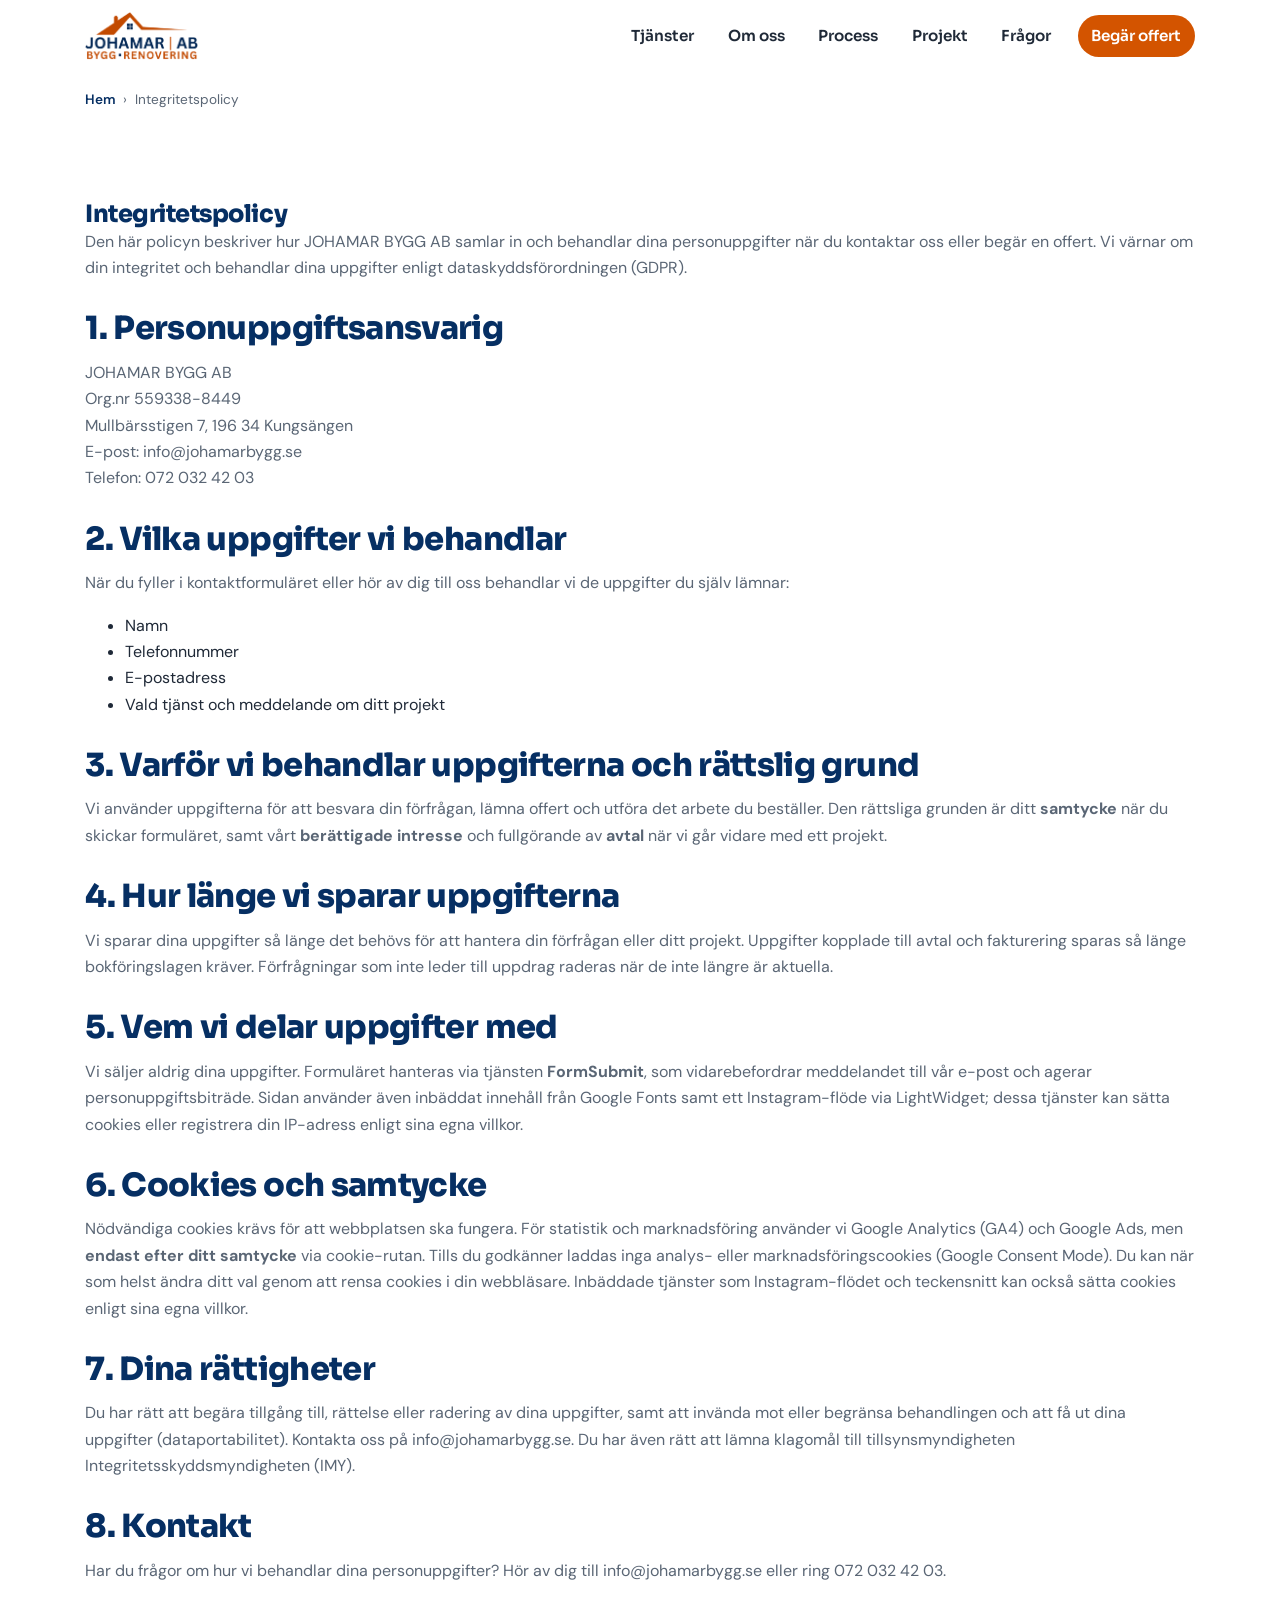
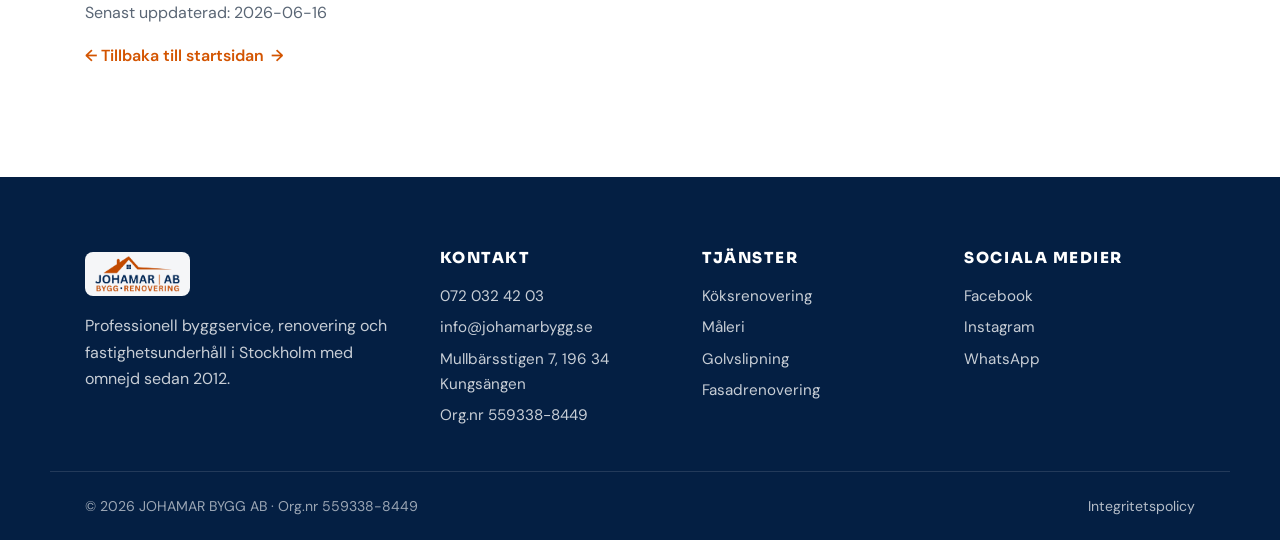
<file: integritetspolicy.html>
﻿<!doctype html>
<html lang="sv">
  <head>
    <meta charset="utf-8">
    <meta name="viewport" content="width=device-width, initial-scale=1">
    <title>Integritetspolicy | JOHAMAR BYGG AB</title>
    <meta name="description" content="Integritetspolicy för JOHAMAR BYGG AB – så behandlar vi dina personuppgifter enligt GDPR när du kontaktar oss eller begär offert.">
    <meta name="theme-color" content="#062f63">
    <meta name="robots" content="noindex, follow">
    <link rel="canonical" href="https://johamarbygg.se/integritetspolicy.html">
    <link rel="icon" href="assets/favicon.ico" sizes="any">
    <link rel="icon" type="image/png" sizes="32x32" href="assets/favicon-32.png">
    <link rel="apple-touch-icon" sizes="180x180" href="assets/apple-touch-icon.png">
    <link rel="preconnect" href="https://fonts.googleapis.com">
    <link rel="preconnect" href="https://fonts.gstatic.com" crossorigin>
    <link rel="stylesheet" href="https://fonts.googleapis.com/css2?family=Sora:wght@600;700;800&family=DM+Sans:wght@400;500;600&display=swap">
    <link rel="stylesheet" href="styles.css">
  </head>
  <body>
    <a class="skip-link" href="#main">Hoppa till innehåll</a>

    <header class="site-header" data-header>
      <nav class="nav container" aria-label="Huvudmeny">
        <a class="brand" href="index.html" aria-label="JOHAMAR BYGG AB startsida">
          <img class="brand-logo" src="assets/logo-johamar-nuevo.png" alt="JOHAMAR BYGG AB logotyp" width="190" height="80">
        </a>
        <button class="nav-toggle" type="button" aria-label="Öppna meny" aria-expanded="false" aria-controls="nav-menu" data-nav-toggle>
          <span></span><span></span><span></span>
        </button>
        <div class="nav-menu" id="nav-menu" data-nav-menu>
          <a href="index.html#tjanster">Tjänster</a>
          <a href="index.html#om-oss">Om oss</a>
          <a href="index.html#process">Process</a>
          <a href="index.html#projekt">Projekt</a>
          <a href="index.html#faq">Frågor</a>
          <a href="index.html#kontakt" class="nav-cta">Begär offert</a>
        </div>
      </nav>
    </header>

    <nav class="breadcrumb container" aria-label="Brödsmulor">
      <ol>
        <li><a href="index.html">Hem</a></li>
        <li aria-current="page">Integritetspolicy</li>
      </ol>
    </nav>

    <main id="main">
      <section class="section">
        <div class="container lp-body legal-body">
          <h1>Integritetspolicy</h1>
          <p>Den här policyn beskriver hur JOHAMAR BYGG AB samlar in och behandlar dina personuppgifter när du kontaktar oss eller begär en offert. Vi värnar om din integritet och behandlar dina uppgifter enligt dataskyddsförordningen (GDPR).</p>

          <h2>1. Personuppgiftsansvarig</h2>
          <p>
            JOHAMAR BYGG AB<br>
            Org.nr 559338-8449<br>
            Mullbärsstigen 7, 196 34 Kungsängen<br>
            E-post: <a href="mailto:info@johamarbygg.se">info@johamarbygg.se</a><br>
            Telefon: <a href="tel:+46720324203">072 032 42 03</a>
          </p>

          <h2>2. Vilka uppgifter vi behandlar</h2>
          <p>När du fyller i kontaktformuläret eller hör av dig till oss behandlar vi de uppgifter du själv lämnar:</p>
          <ul class="legal-list">
            <li>Namn</li>
            <li>Telefonnummer</li>
            <li>E-postadress</li>
            <li>Vald tjänst och meddelande om ditt projekt</li>
          </ul>

          <h2>3. Varför vi behandlar uppgifterna och rättslig grund</h2>
          <p>Vi använder uppgifterna för att besvara din förfrågan, lämna offert och utföra det arbete du beställer. Den rättsliga grunden är ditt <strong>samtycke</strong> när du skickar formuläret, samt vårt <strong>berättigade intresse</strong> och fullgörande av <strong>avtal</strong> när vi går vidare med ett projekt.</p>

          <h2>4. Hur länge vi sparar uppgifterna</h2>
          <p>Vi sparar dina uppgifter så länge det behövs för att hantera din förfrågan eller ditt projekt. Uppgifter kopplade till avtal och fakturering sparas så länge bokföringslagen kräver. Förfrågningar som inte leder till uppdrag raderas när de inte längre är aktuella.</p>

          <h2>5. Vem vi delar uppgifter med</h2>
          <p>Vi säljer aldrig dina uppgifter. Formuläret hanteras via tjänsten <strong>FormSubmit</strong>, som vidarebefordrar meddelandet till vår e-post och agerar personuppgiftsbiträde. Sidan använder även inbäddat innehåll från Google Fonts samt ett Instagram-flöde via LightWidget; dessa tjänster kan sätta cookies eller registrera din IP-adress enligt sina egna villkor.</p>

          <h2>6. Cookies och samtycke</h2>
          <p>Nödvändiga cookies krävs för att webbplatsen ska fungera. För statistik och marknadsföring använder vi Google Analytics (GA4) och Google Ads, men <strong>endast efter ditt samtycke</strong> via cookie-rutan. Tills du godkänner laddas inga analys- eller marknadsföringscookies (Google Consent Mode). Du kan när som helst ändra ditt val genom att rensa cookies i din webbläsare. Inbäddade tjänster som Instagram-flödet och teckensnitt kan också sätta cookies enligt sina egna villkor.</p>

          <h2>7. Dina rättigheter</h2>
          <p>Du har rätt att begära tillgång till, rättelse eller radering av dina uppgifter, samt att invända mot eller begränsa behandlingen och att få ut dina uppgifter (dataportabilitet). Kontakta oss på <a href="mailto:info@johamarbygg.se">info@johamarbygg.se</a>. Du har även rätt att lämna klagomål till tillsynsmyndigheten Integritetsskyddsmyndigheten (IMY).</p>

          <h2>8. Kontakt</h2>
          <p>Har du frågor om hur vi behandlar dina personuppgifter? Hör av dig till <a href="mailto:info@johamarbygg.se">info@johamarbygg.se</a> eller ring <a href="tel:+46720324203">072 032 42 03</a>.</p>

          <p class="legal-updated">Senast uppdaterad: 2026-06-16</p>
          <p><a class="text-link" href="index.html">← Tillbaka till startsidan</a></p>
        </div>
      </section>
    </main>

    <footer class="site-footer">
      <div class="container footer-grid">
        <div>
          <a class="brand footer-brand" href="index.html" aria-label="JOHAMAR BYGG AB startsida">
            <img class="brand-logo footer-logo" src="assets/logo-johamar-nuevo.png" alt="JOHAMAR BYGG AB logotyp" width="190" height="80">
          </a>
          <p>Professionell byggservice, renovering och fastighetsunderhåll i Stockholm med omnejd sedan 2012.</p>
        </div>
        <div>
          <h2>Kontakt</h2>
          <a href="tel:+46720324203">072 032 42 03</a>
          <a href="mailto:info@johamarbygg.se">info@johamarbygg.se</a>
          <span>Mullbärsstigen 7, 196 34 Kungsängen</span>
          <span>Org.nr 559338-8449</span>
        </div>
        <div>
          <h2>Tjänster</h2>
          <a href="koksrenovering-stockholm.html">Köksrenovering</a>
          <a href="maleri-stockholm.html">Måleri</a>
          <a href="golvslipning-stockholm.html">Golvslipning</a>
          <a href="fasadrenovering-stockholm.html">Fasadrenovering</a>
        </div>
        <div>
          <h2>Sociala medier</h2>
          <a href="https://www.facebook.com/profile.php?id=100091965529718" target="_blank" rel="noopener">Facebook</a>
          <a href="https://www.instagram.com/johamarbygg" target="_blank" rel="noopener">Instagram</a>
          <a href="https://wa.me/46720324203?text=Hej%2C%20jag%20vill%20ha%20en%20offert" target="_blank" rel="noopener">WhatsApp</a>
        </div>
      </div>
      <div class="container footer-bottom">
        <span>&copy; <span data-year></span> JOHAMAR BYGG AB · Org.nr 559338-8449</span>
        <a href="integritetspolicy.html">Integritetspolicy</a>
      </div>
    </footer>

    <script src="script.js" defer></script>
  </body>
</html>
</file>
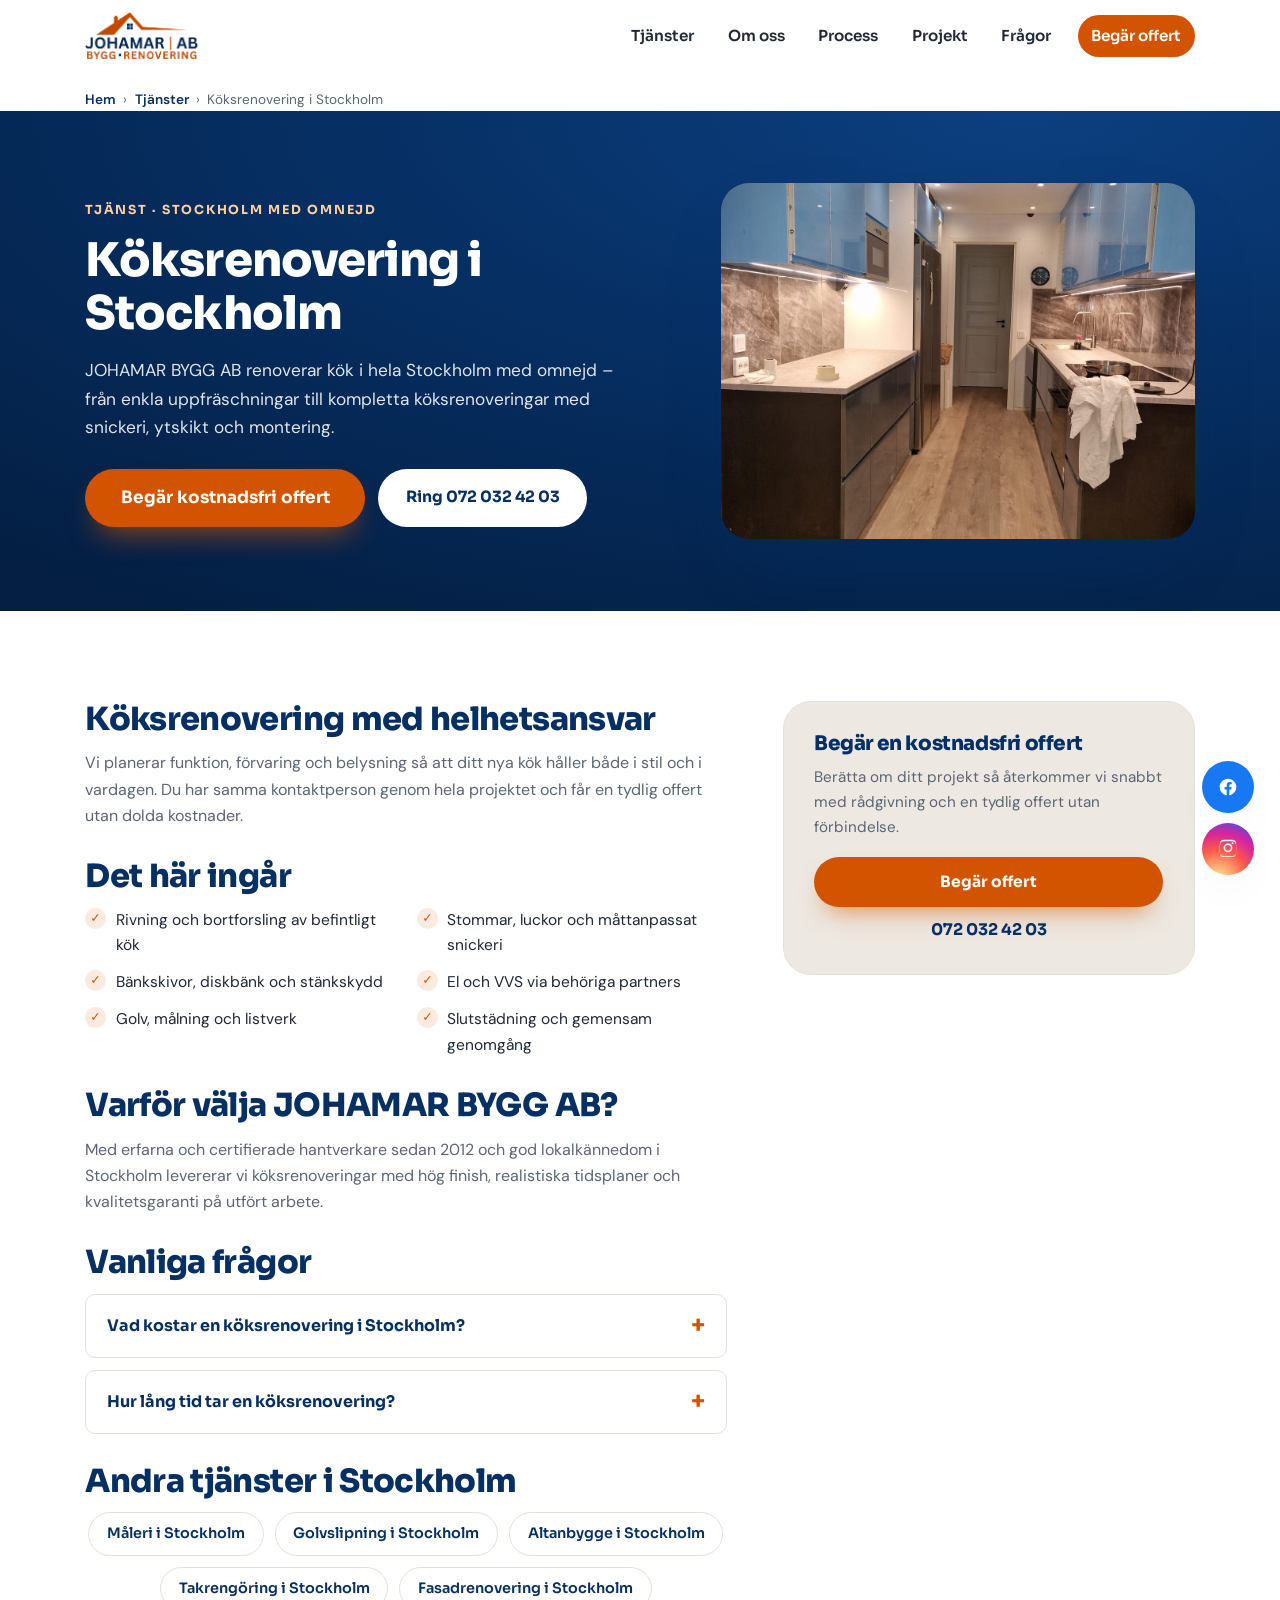
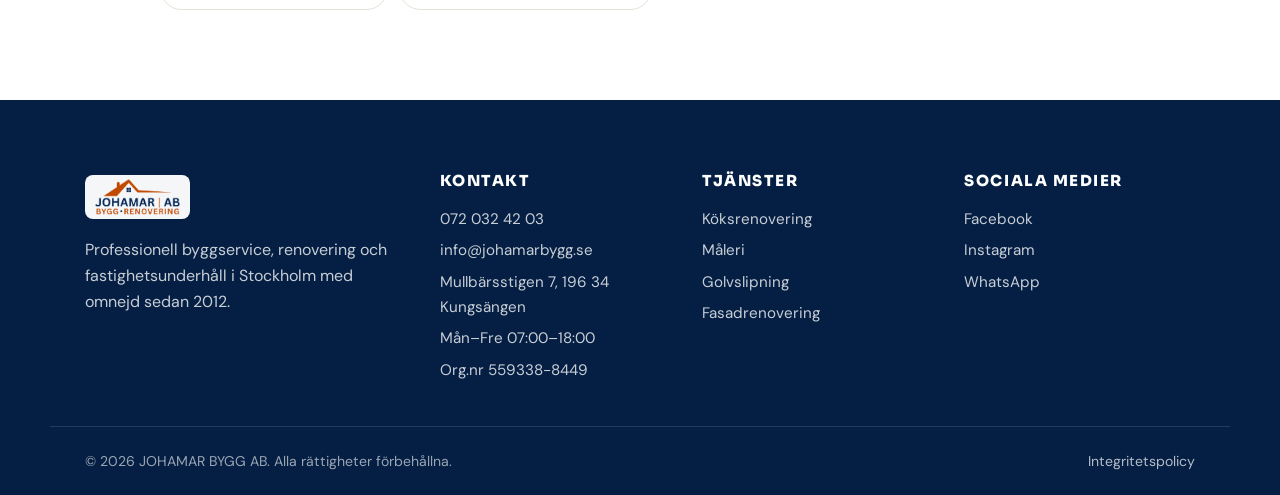
<file: koksrenovering-stockholm.html>
﻿<!doctype html>
<html lang="sv">
  <head>
    <meta charset="utf-8">
    <meta name="viewport" content="width=device-width, initial-scale=1">
    <title>Köksrenovering i Stockholm | JOHAMAR BYGG AB</title>
    <meta name="description" content="Professionell köksrenovering i Stockholm med omnejd – nya luckor, bänkskivor, stänkskydd och montering. Fast offert och tydlig tidsplan. Begär kostnadsfri offert.">
    <meta name="theme-color" content="#062f63">
    <link rel="canonical" href="https://johamarbygg.se/koksrenovering-stockholm.html">
    <meta property="og:type" content="article">
    <meta property="og:title" content="Köksrenovering i Stockholm | JOHAMAR BYGG AB">
    <meta property="og:description" content="Professionell köksrenovering i Stockholm med omnejd – nya luckor, bänkskivor, stänkskydd och montering. Fast offert och tydlig tidsplan. Begär kostnadsfri offert.">
    <meta property="og:image" content="assets/projects/koksrenovering-stockholm.jpg">
    <meta property="og:locale" content="sv_SE">
    <link rel="icon" href="assets/favicon.ico" sizes="any">
    <link rel="icon" type="image/png" sizes="32x32" href="assets/favicon-32.png">
    <link rel="apple-touch-icon" sizes="180x180" href="assets/apple-touch-icon.png">
    <link rel="preconnect" href="https://fonts.googleapis.com">
    <link rel="preconnect" href="https://fonts.gstatic.com" crossorigin>
    <link rel="stylesheet" href="https://fonts.googleapis.com/css2?family=Sora:wght@600;700;800&family=DM+Sans:wght@400;500;600&display=swap">
    <link rel="stylesheet" href="styles.css">
    <script type="application/ld+json">
    {"@context":"https://schema.org","@type":"Service","name":"Köksrenovering","serviceType":"Köksrenovering","description":"Professionell köksrenovering i Stockholm med omnejd – nya luckor, bänkskivor, stänkskydd och montering. Fast offert och tydlig tidsplan. Begär kostnadsfri offert.","image":"https://johamarbygg.se/assets/projects/koksrenovering-stockholm.jpg","areaServed":["Stockholm","Stockholm med omnejd"],"provider":{"@type":"HomeAndConstructionBusiness","name":"JOHAMAR BYGG AB","telephone":"+46720324203","email":"info@johamarbygg.se","url":"https://johamarbygg.se/","address":{"@type":"PostalAddress","streetAddress":"Mullbärsstigen 7","postalCode":"196 34","addressLocality":"Kungsängen","addressCountry":"SE"}}}
    </script>
    <script type="application/ld+json">
    {"@context":"https://schema.org","@type":"BreadcrumbList","itemListElement":[{"@type":"ListItem","position":1,"name":"Hem","item":"https://johamarbygg.se/"},{"@type":"ListItem","position":2,"name":"Tjänster","item":"https://johamarbygg.se/#tjanster"},{"@type":"ListItem","position":3,"name":"Köksrenovering i Stockholm"}]}
    </script>
  </head>
  <body>
    <a class="skip-link" href="#main">Hoppa till innehåll</a>

    <header class="site-header" data-header>
      <nav class="nav container" aria-label="Huvudmeny">
        <a class="brand" href="index.html" aria-label="JOHAMAR BYGG AB startsida">
          <img class="brand-logo" src="assets/logo-johamar-nuevo.png" alt="JOHAMAR BYGG AB logotyp" width="190" height="80">
        </a>
        <button class="nav-toggle" type="button" aria-label="Öppna meny" aria-expanded="false" aria-controls="nav-menu" data-nav-toggle>
          <span></span><span></span><span></span>
        </button>
        <div class="nav-menu" id="nav-menu" data-nav-menu>
          <a href="index.html#tjanster">Tjänster</a>
          <a href="index.html#om-oss">Om oss</a>
          <a href="index.html#process">Process</a>
          <a href="index.html#projekt">Projekt</a>
          <a href="index.html#faq">Frågor</a>
          <a href="index.html#kontakt" class="nav-cta">Begär offert</a>
        </div>
      </nav>
    </header>

    <nav class="breadcrumb container" aria-label="Brödsmulor">
      <ol>
        <li><a href="index.html">Hem</a></li>
        <li><a href="index.html#tjanster">Tjänster</a></li>
        <li aria-current="page">Köksrenovering i Stockholm</li>
      </ol>
    </nav>

    <main id="main">
      <section class="lp-hero">
        <div class="container">
          <div class="lp-hero-text">
            <p class="eyebrow eyebrow-light">Tjänst · Stockholm med omnejd</p>
            <h1>Köksrenovering i Stockholm</h1>
            <p class="lp-hero-lead">JOHAMAR BYGG AB renoverar kök i hela Stockholm med omnejd – från enkla uppfräschningar till kompletta köksrenoveringar med snickeri, ytskikt och montering.</p>
            <div class="lp-hero-actions">
              <a class="btn btn-primary btn-lg" href="index.html#kontakt">Begär kostnadsfri offert</a>
              <a class="btn btn-secondary" href="tel:+46720324203">Ring 072 032 42 03</a>
            </div>
          </div>
          <div class="lp-hero-media">
            <img src="assets/projects/koksrenovering-stockholm.jpg" alt="Färdig köksrenovering i Stockholm med nya köksluckor och bänkskivor – JOHAMAR BYGG AB" width="1200" height="1600" fetchpriority="high">
          </div>
        </div>
      </section>

      <section class="section">
        <div class="container lp-layout">
          <div class="lp-body">
            <h2>Köksrenovering med helhetsansvar</h2>
            <p>Vi planerar funktion, förvaring och belysning så att ditt nya kök håller både i stil och i vardagen. Du har samma kontaktperson genom hela projektet och får en tydlig offert utan dolda kostnader.</p>
            <h2>Det här ingår</h2>
            <ul class="lp-checklist"><li>Rivning och bortforsling av befintligt kök</li>
              <li>Stommar, luckor och måttanpassat snickeri</li>
              <li>Bänkskivor, diskbänk och stänkskydd</li>
              <li>El och VVS via behöriga partners</li>
              <li>Golv, målning och listverk</li>
              <li>Slutstädning och gemensam genomgång</li></ul>
            <h2>Varför välja JOHAMAR BYGG AB?</h2>
            <p>Med erfarna och certifierade hantverkare sedan 2012 och god lokalkännedom i Stockholm levererar vi köksrenoveringar med hög finish, realistiska tidsplaner och kvalitetsgaranti på utfört arbete.</p>
            <h2>Vanliga frågor</h2>
            <div class="faq-list"><details><summary>Vad kostar en köksrenovering i Stockholm?</summary><p>Priset beror på kökets storlek, materialval och omfattning. Efter ett kostnadsfritt platsbesök får du en tydlig offert utan dolda kostnader.</p></details>
              <details><summary>Hur lång tid tar en köksrenovering?</summary><p>Ett normalt kök tar oftast 2–4 veckor beroende på omfattning. Vi lämnar alltid en realistisk tidsplan i offerten.</p></details></div>
            <h2>Andra tjänster i Stockholm</h2>
            <ul class="lp-links"><li><a class="lp-link-pill" href="maleri-stockholm.html">Måleri i Stockholm</a></li>
              <li><a class="lp-link-pill" href="golvslipning-stockholm.html">Golvslipning i Stockholm</a></li>
              <li><a class="lp-link-pill" href="altan-terrass-stockholm.html">Altanbygge i Stockholm</a></li>
              <li><a class="lp-link-pill" href="takrengoring-stockholm.html">Takrengöring i Stockholm</a></li>
              <li><a class="lp-link-pill" href="fasadrenovering-stockholm.html">Fasadrenovering i Stockholm</a></li></ul>
          </div>
          <aside class="lp-aside">
            <h2>Begär en kostnadsfri offert</h2>
            <p>Berätta om ditt projekt så återkommer vi snabbt med rådgivning och en tydlig offert utan förbindelse.</p>
            <a class="btn btn-primary" href="index.html#kontakt">Begär offert</a>
            <a class="lp-aside-phone" href="tel:+46720324203">072 032 42 03</a>
          </aside>
        </div>
      </section>
    </main>

    <footer class="site-footer">
      <div class="container footer-grid">
        <div>
          <a class="brand footer-brand" href="index.html" aria-label="JOHAMAR BYGG AB startsida">
            <img class="brand-logo footer-logo" src="assets/logo-johamar-nuevo.png" alt="JOHAMAR BYGG AB logotyp" width="190" height="80">
          </a>
          <p>Professionell byggservice, renovering och fastighetsunderhåll i Stockholm med omnejd sedan 2012.</p>
        </div>
        <div>
          <h2>Kontakt</h2>
          <a href="tel:+46720324203">072 032 42 03</a>
          <a href="mailto:info@johamarbygg.se">info@johamarbygg.se</a>
          <span>Mullbärsstigen 7, 196 34 Kungsängen</span>
          <span>Mån–Fre 07:00–18:00</span>
          <span>Org.nr 559338-8449</span>
        </div>
        <div>
          <h2>Tjänster</h2>
          <a href="koksrenovering-stockholm.html">Köksrenovering</a>
          <a href="maleri-stockholm.html">Måleri</a>
          <a href="golvslipning-stockholm.html">Golvslipning</a>
          <a href="fasadrenovering-stockholm.html">Fasadrenovering</a>
        </div>
        <div>
          <h2>Sociala medier</h2>
          <a href="https://www.facebook.com/profile.php?id=100091965529718" target="_blank" rel="noopener">Facebook</a>
          <a href="https://www.instagram.com/johamarbygg" target="_blank" rel="noopener">Instagram</a>
          <a href="https://wa.me/46720324203" target="_blank" rel="noopener">WhatsApp</a>
        </div>
      </div>
      <div class="container footer-bottom">
        <span>&copy; <span data-year></span> JOHAMAR BYGG AB. Alla rättigheter förbehållna.</span>
        <a href="integritetspolicy.html">Integritetspolicy</a>
      </div>
    </footer>

    <div class="floating-actions" aria-label="Snabbkontakt">
      <a class="float-btn whatsapp" href="https://wa.me/46720324203" target="_blank" rel="noopener" aria-label="Kontakta oss på WhatsApp">
        <svg viewBox="0 0 24 24" width="22" height="22" aria-hidden="true" focusable="false"><path fill="currentColor" d="M12.04 2A9.93 9.93 0 0 0 2.1 11.94a9.82 9.82 0 0 0 1.34 4.96L2 22l5.25-1.38a9.94 9.94 0 0 0 4.79 1.22h.01A9.93 9.93 0 0 0 22 11.95 9.93 9.93 0 0 0 12.04 2Zm5.8 14.06c-.24.69-1.4 1.32-1.94 1.36-.5.05-.98.23-3.3-.69-2.78-1.1-4.55-3.96-4.69-4.14-.14-.18-1.13-1.5-1.13-2.86 0-1.36.71-2.03.97-2.31.24-.27.53-.34.71-.34l.51.01c.16.01.39-.06.6.46.24.58.81 2 .88 2.15.07.14.12.31.02.49-.09.18-.14.29-.27.45-.14.16-.29.36-.41.48-.14.14-.28.29-.12.57.16.27.71 1.17 1.53 1.9 1.05.94 1.94 1.23 2.21 1.37.27.14.43.12.59-.07.16-.18.68-.79.86-1.07.18-.27.36-.22.6-.13.24.09 1.55.73 1.81.86.27.14.45.2.51.31.07.11.07.64-.17 1.32Z"/></svg>
      </a>
      <a class="float-btn facebook" href="https://www.facebook.com/profile.php?id=100091965529718" target="_blank" rel="noopener" aria-label="Besök oss på Facebook">
        <svg viewBox="0 0 24 24" width="20" height="20" aria-hidden="true" focusable="false"><path fill="currentColor" d="M22 12.06C22 6.5 17.52 2 12 2S2 6.5 2 12.06c0 5 3.66 9.15 8.44 9.94v-7.03H7.9v-2.9h2.54V9.85c0-2.51 1.49-3.9 3.78-3.9 1.1 0 2.24.2 2.24.2v2.46h-1.26c-1.24 0-1.63.78-1.63 1.57v1.88h2.78l-.44 2.9h-2.34V22c4.78-.79 8.43-4.94 8.43-9.94Z"/></svg>
      </a>
      <a class="float-btn instagram" href="https://www.instagram.com/johamarbygg" target="_blank" rel="noopener" aria-label="Besök oss på Instagram">
        <svg viewBox="0 0 24 24" width="20" height="20" aria-hidden="true" focusable="false"><path fill="currentColor" d="M12 2.16c3.2 0 3.58.01 4.85.07 1.17.05 1.8.25 2.23.41.56.22.96.48 1.38.9.42.42.68.82.9 1.38.16.42.36 1.06.41 2.23.06 1.27.07 1.65.07 4.85s-.01 3.58-.07 4.85c-.05 1.17-.25 1.8-.41 2.23-.22.56-.48.96-.9 1.38-.42.42-.82.68-1.38.9-.42.16-1.06.36-2.23.41-1.27.06-1.65.07-4.85.07s-3.58-.01-4.85-.07c-1.17-.05-1.8-.25-2.23-.41a3.72 3.72 0 0 1-1.38-.9 3.72 3.72 0 0 1-.9-1.38c-.16-.42-.36-1.06-.41-2.23C2.17 15.58 2.16 15.2 2.16 12s.01-3.58.07-4.85c.05-1.17.25-1.8.41-2.23.22-.56.48-.96.9-1.38.42-.42.82-.68 1.38-.9.42-.16 1.06-.36 2.23-.41C8.42 2.17 8.8 2.16 12 2.16Zm0 1.62c-3.15 0-3.5.01-4.74.07-1.14.05-1.76.24-2.17.4-.55.21-.94.47-1.35.88-.41.41-.67.8-.88 1.35-.16.41-.35 1.03-.4 2.17-.06 1.24-.07 1.59-.07 4.74s.01 3.5.07 4.74c.05 1.14.24 1.76.4 2.17.21.55.47.94.88 1.35.41.41.8.67 1.35.88.41.16 1.03.35 2.17.4 1.24.06 1.59.07 4.74.07s3.5-.01 4.74-.07c1.14-.05 1.76-.24 2.17-.4.55-.21.94-.47 1.35-.88.41-.41.67-.8.88-1.35.16-.41.35-1.03.4-2.17.06-1.24.07-1.59.07-4.74s-.01-3.5-.07-4.74c-.05-1.14-.24-1.76-.4-2.17a3.64 3.64 0 0 0-.88-1.35 3.64 3.64 0 0 0-1.35-.88c-.41-.16-1.03-.35-2.17-.4-1.24-.06-1.59-.07-4.74-.07Zm0 2.76a5.3 5.3 0 1 0 0 10.6 5.3 5.3 0 0 0 0-10.6Zm0 8.74a3.44 3.44 0 1 1 0-6.88 3.44 3.44 0 0 1 0 6.88Zm6.74-8.94a1.24 1.24 0 1 1-2.48 0 1.24 1.24 0 0 1 2.48 0Z"/></svg>
      </a>
    </div>

    <script src="script.js" defer></script>
  </body>
</html>
</file>
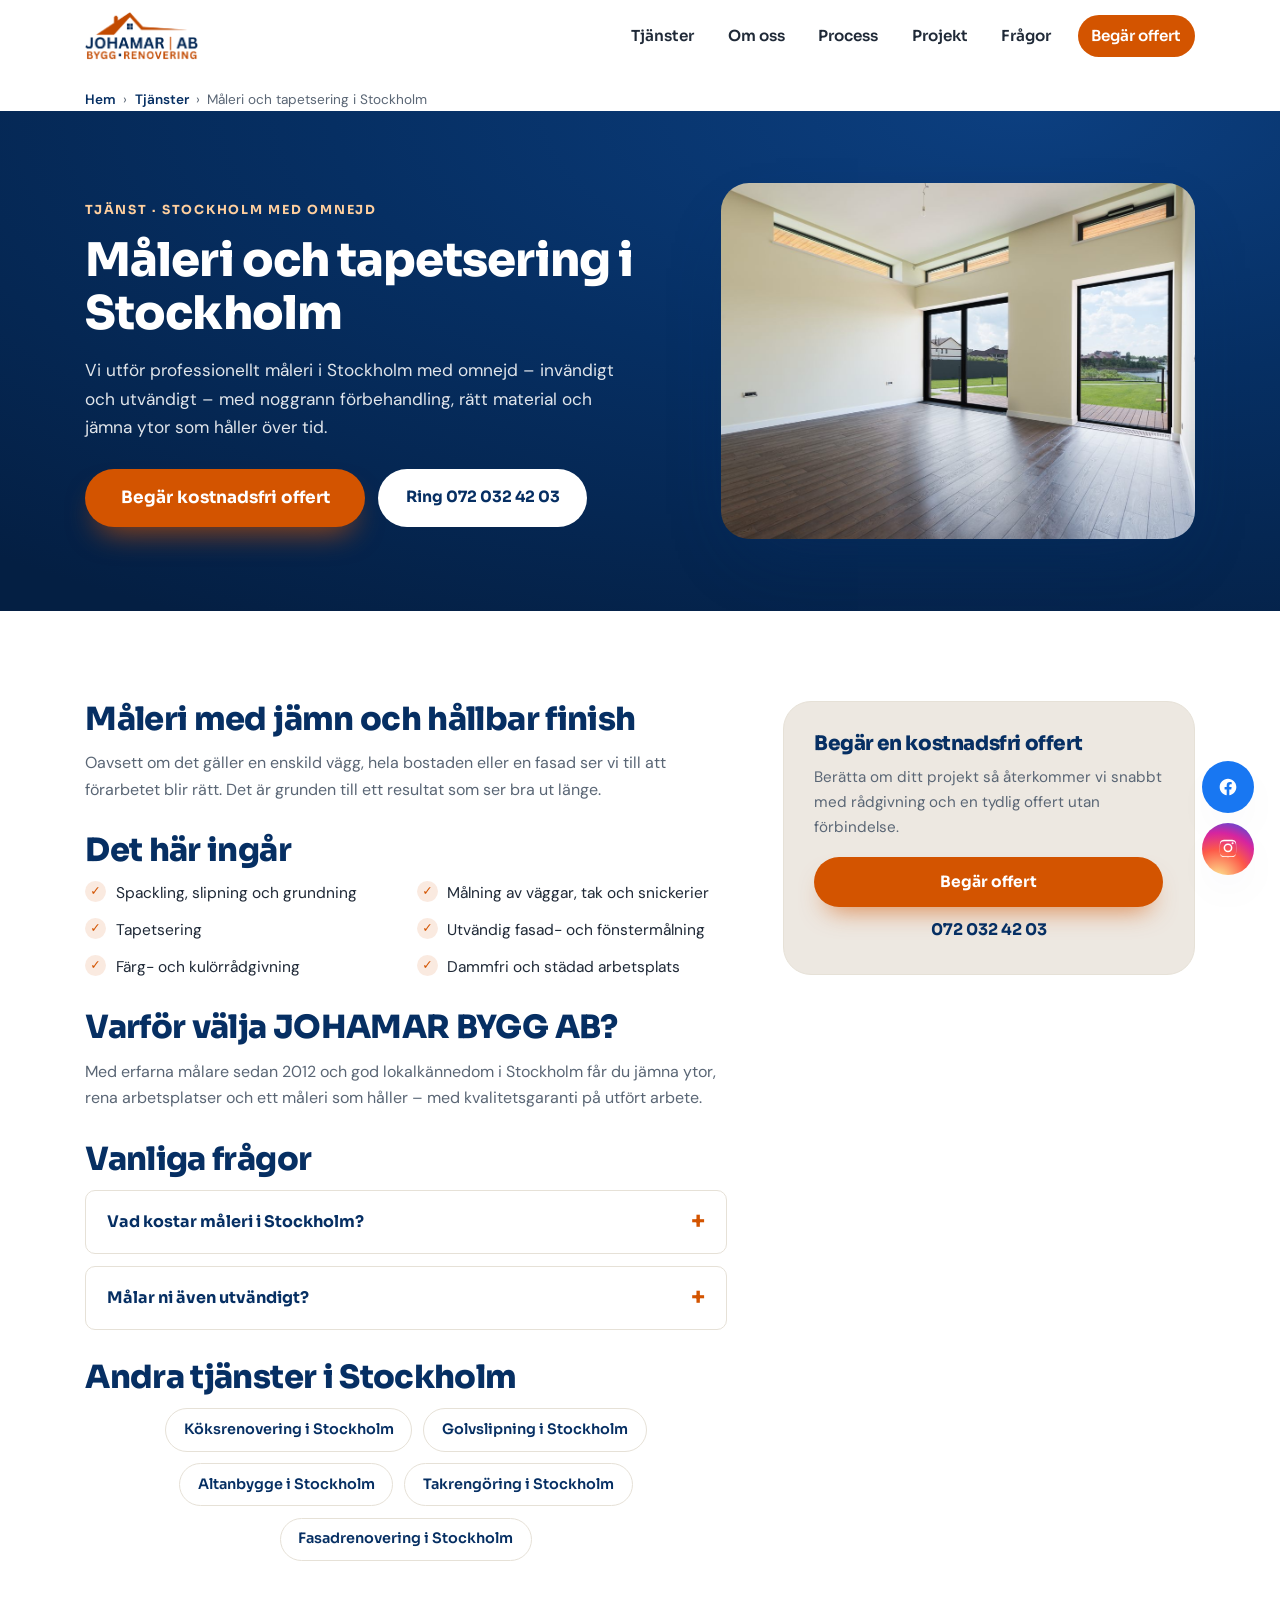
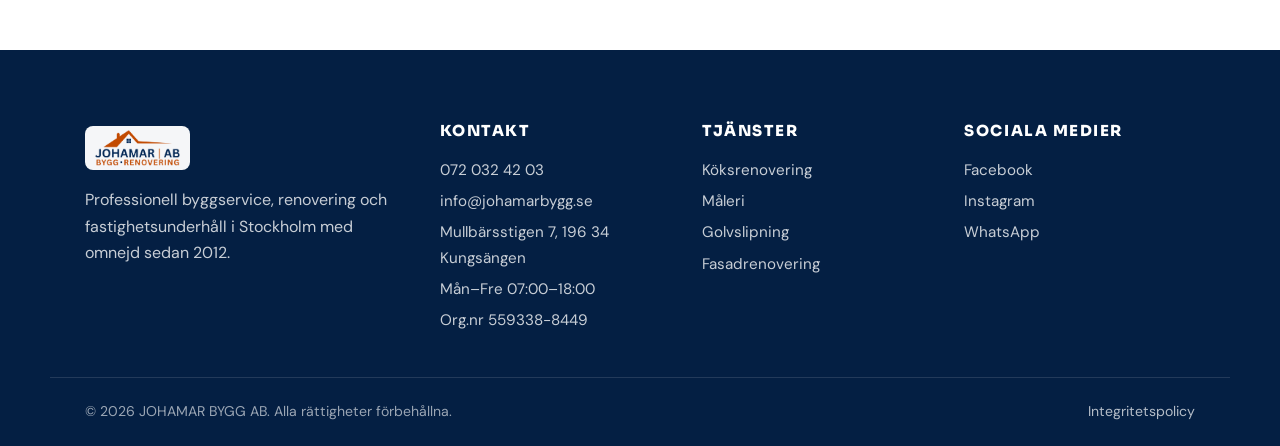
<file: maleri-stockholm.html>
﻿<!doctype html>
<html lang="sv">
  <head>
    <meta charset="utf-8">
    <meta name="viewport" content="width=device-width, initial-scale=1">
    <title>Måleri i Stockholm – målare | JOHAMAR BYGG AB</title>
    <meta name="description" content="Måleri och tapetsering i Stockholm med omnejd. Invändig och utvändig målning med jämna ytor och hållbar finish. Begär kostnadsfri offert.">
    <meta name="theme-color" content="#062f63">
    <link rel="canonical" href="https://johamarbygg.se/maleri-stockholm.html">
    <meta property="og:type" content="article">
    <meta property="og:title" content="Måleri i Stockholm – målare | JOHAMAR BYGG AB">
    <meta property="og:description" content="Måleri och tapetsering i Stockholm med omnejd. Invändig och utvändig målning med jämna ytor och hållbar finish. Begär kostnadsfri offert.">
    <meta property="og:image" content="assets/projects/maleri-stockholm.jpg">
    <meta property="og:locale" content="sv_SE">
    <link rel="icon" href="assets/favicon.ico" sizes="any">
    <link rel="icon" type="image/png" sizes="32x32" href="assets/favicon-32.png">
    <link rel="apple-touch-icon" sizes="180x180" href="assets/apple-touch-icon.png">
    <link rel="preconnect" href="https://fonts.googleapis.com">
    <link rel="preconnect" href="https://fonts.gstatic.com" crossorigin>
    <link rel="stylesheet" href="https://fonts.googleapis.com/css2?family=Sora:wght@600;700;800&family=DM+Sans:wght@400;500;600&display=swap">
    <link rel="stylesheet" href="styles.css">
    <script type="application/ld+json">
    {"@context":"https://schema.org","@type":"Service","name":"Måleri och tapetsering","serviceType":"Måleri och tapetsering","description":"Måleri och tapetsering i Stockholm med omnejd. Invändig och utvändig målning med jämna ytor och hållbar finish. Begär kostnadsfri offert.","image":"https://johamarbygg.se/assets/projects/maleri-stockholm.jpg","areaServed":["Stockholm","Stockholm med omnejd"],"provider":{"@type":"HomeAndConstructionBusiness","name":"JOHAMAR BYGG AB","telephone":"+46720324203","email":"info@johamarbygg.se","url":"https://johamarbygg.se/","address":{"@type":"PostalAddress","streetAddress":"Mullbärsstigen 7","postalCode":"196 34","addressLocality":"Kungsängen","addressCountry":"SE"}}}
    </script>
    <script type="application/ld+json">
    {"@context":"https://schema.org","@type":"BreadcrumbList","itemListElement":[{"@type":"ListItem","position":1,"name":"Hem","item":"https://johamarbygg.se/"},{"@type":"ListItem","position":2,"name":"Tjänster","item":"https://johamarbygg.se/#tjanster"},{"@type":"ListItem","position":3,"name":"Måleri och tapetsering i Stockholm"}]}
    </script>
  </head>
  <body>
    <a class="skip-link" href="#main">Hoppa till innehåll</a>

    <header class="site-header" data-header>
      <nav class="nav container" aria-label="Huvudmeny">
        <a class="brand" href="index.html" aria-label="JOHAMAR BYGG AB startsida">
          <img class="brand-logo" src="assets/logo-johamar-nuevo.png" alt="JOHAMAR BYGG AB logotyp" width="190" height="80">
        </a>
        <button class="nav-toggle" type="button" aria-label="Öppna meny" aria-expanded="false" aria-controls="nav-menu" data-nav-toggle>
          <span></span><span></span><span></span>
        </button>
        <div class="nav-menu" id="nav-menu" data-nav-menu>
          <a href="index.html#tjanster">Tjänster</a>
          <a href="index.html#om-oss">Om oss</a>
          <a href="index.html#process">Process</a>
          <a href="index.html#projekt">Projekt</a>
          <a href="index.html#faq">Frågor</a>
          <a href="index.html#kontakt" class="nav-cta">Begär offert</a>
        </div>
      </nav>
    </header>

    <nav class="breadcrumb container" aria-label="Brödsmulor">
      <ol>
        <li><a href="index.html">Hem</a></li>
        <li><a href="index.html#tjanster">Tjänster</a></li>
        <li aria-current="page">Måleri och tapetsering i Stockholm</li>
      </ol>
    </nav>

    <main id="main">
      <section class="lp-hero">
        <div class="container">
          <div class="lp-hero-text">
            <p class="eyebrow eyebrow-light">Tjänst · Stockholm med omnejd</p>
            <h1>Måleri och tapetsering i Stockholm</h1>
            <p class="lp-hero-lead">Vi utför professionellt måleri i Stockholm med omnejd – invändigt och utvändigt – med noggrann förbehandling, rätt material och jämna ytor som håller över tid.</p>
            <div class="lp-hero-actions">
              <a class="btn btn-primary btn-lg" href="index.html#kontakt">Begär kostnadsfri offert</a>
              <a class="btn btn-secondary" href="tel:+46720324203">Ring 072 032 42 03</a>
            </div>
          </div>
          <div class="lp-hero-media">
            <img src="assets/projects/maleri-stockholm.jpg" alt="Nymålat ljust rum med stora fönster i Stockholm – måleri av JOHAMAR BYGG AB" width="1200" height="801" fetchpriority="high">
          </div>
        </div>
      </section>

      <section class="section">
        <div class="container lp-layout">
          <div class="lp-body">
            <h2>Måleri med jämn och hållbar finish</h2>
            <p>Oavsett om det gäller en enskild vägg, hela bostaden eller en fasad ser vi till att förarbetet blir rätt. Det är grunden till ett resultat som ser bra ut länge.</p>
            <h2>Det här ingår</h2>
            <ul class="lp-checklist"><li>Spackling, slipning och grundning</li>
              <li>Målning av väggar, tak och snickerier</li>
              <li>Tapetsering</li>
              <li>Utvändig fasad- och fönstermålning</li>
              <li>Färg- och kulörrådgivning</li>
              <li>Dammfri och städad arbetsplats</li></ul>
            <h2>Varför välja JOHAMAR BYGG AB?</h2>
            <p>Med erfarna målare sedan 2012 och god lokalkännedom i Stockholm får du jämna ytor, rena arbetsplatser och ett måleri som håller – med kvalitetsgaranti på utfört arbete.</p>
            <h2>Vanliga frågor</h2>
            <div class="faq-list"><details><summary>Vad kostar måleri i Stockholm?</summary><p>Det beror på ytornas storlek, skick och önskad finish. Du får en tydlig offert efter ett kostnadsfritt platsbesök.</p></details>
              <details><summary>Målar ni även utvändigt?</summary><p>Ja, vi utför både invändig och utvändig målning, inklusive fasad- och fönstermålning.</p></details></div>
            <h2>Andra tjänster i Stockholm</h2>
            <ul class="lp-links"><li><a class="lp-link-pill" href="koksrenovering-stockholm.html">Köksrenovering i Stockholm</a></li>
              <li><a class="lp-link-pill" href="golvslipning-stockholm.html">Golvslipning i Stockholm</a></li>
              <li><a class="lp-link-pill" href="altan-terrass-stockholm.html">Altanbygge i Stockholm</a></li>
              <li><a class="lp-link-pill" href="takrengoring-stockholm.html">Takrengöring i Stockholm</a></li>
              <li><a class="lp-link-pill" href="fasadrenovering-stockholm.html">Fasadrenovering i Stockholm</a></li></ul>
          </div>
          <aside class="lp-aside">
            <h2>Begär en kostnadsfri offert</h2>
            <p>Berätta om ditt projekt så återkommer vi snabbt med rådgivning och en tydlig offert utan förbindelse.</p>
            <a class="btn btn-primary" href="index.html#kontakt">Begär offert</a>
            <a class="lp-aside-phone" href="tel:+46720324203">072 032 42 03</a>
          </aside>
        </div>
      </section>
    </main>

    <footer class="site-footer">
      <div class="container footer-grid">
        <div>
          <a class="brand footer-brand" href="index.html" aria-label="JOHAMAR BYGG AB startsida">
            <img class="brand-logo footer-logo" src="assets/logo-johamar-nuevo.png" alt="JOHAMAR BYGG AB logotyp" width="190" height="80">
          </a>
          <p>Professionell byggservice, renovering och fastighetsunderhåll i Stockholm med omnejd sedan 2012.</p>
        </div>
        <div>
          <h2>Kontakt</h2>
          <a href="tel:+46720324203">072 032 42 03</a>
          <a href="mailto:info@johamarbygg.se">info@johamarbygg.se</a>
          <span>Mullbärsstigen 7, 196 34 Kungsängen</span>
          <span>Mån–Fre 07:00–18:00</span>
          <span>Org.nr 559338-8449</span>
        </div>
        <div>
          <h2>Tjänster</h2>
          <a href="koksrenovering-stockholm.html">Köksrenovering</a>
          <a href="maleri-stockholm.html">Måleri</a>
          <a href="golvslipning-stockholm.html">Golvslipning</a>
          <a href="fasadrenovering-stockholm.html">Fasadrenovering</a>
        </div>
        <div>
          <h2>Sociala medier</h2>
          <a href="https://www.facebook.com/profile.php?id=100091965529718" target="_blank" rel="noopener">Facebook</a>
          <a href="https://www.instagram.com/johamarbygg" target="_blank" rel="noopener">Instagram</a>
          <a href="https://wa.me/46720324203" target="_blank" rel="noopener">WhatsApp</a>
        </div>
      </div>
      <div class="container footer-bottom">
        <span>&copy; <span data-year></span> JOHAMAR BYGG AB. Alla rättigheter förbehållna.</span>
        <a href="integritetspolicy.html">Integritetspolicy</a>
      </div>
    </footer>

    <div class="floating-actions" aria-label="Snabbkontakt">
      <a class="float-btn whatsapp" href="https://wa.me/46720324203" target="_blank" rel="noopener" aria-label="Kontakta oss på WhatsApp">
        <svg viewBox="0 0 24 24" width="22" height="22" aria-hidden="true" focusable="false"><path fill="currentColor" d="M12.04 2A9.93 9.93 0 0 0 2.1 11.94a9.82 9.82 0 0 0 1.34 4.96L2 22l5.25-1.38a9.94 9.94 0 0 0 4.79 1.22h.01A9.93 9.93 0 0 0 22 11.95 9.93 9.93 0 0 0 12.04 2Zm5.8 14.06c-.24.69-1.4 1.32-1.94 1.36-.5.05-.98.23-3.3-.69-2.78-1.1-4.55-3.96-4.69-4.14-.14-.18-1.13-1.5-1.13-2.86 0-1.36.71-2.03.97-2.31.24-.27.53-.34.71-.34l.51.01c.16.01.39-.06.6.46.24.58.81 2 .88 2.15.07.14.12.31.02.49-.09.18-.14.29-.27.45-.14.16-.29.36-.41.48-.14.14-.28.29-.12.57.16.27.71 1.17 1.53 1.9 1.05.94 1.94 1.23 2.21 1.37.27.14.43.12.59-.07.16-.18.68-.79.86-1.07.18-.27.36-.22.6-.13.24.09 1.55.73 1.81.86.27.14.45.2.51.31.07.11.07.64-.17 1.32Z"/></svg>
      </a>
      <a class="float-btn facebook" href="https://www.facebook.com/profile.php?id=100091965529718" target="_blank" rel="noopener" aria-label="Besök oss på Facebook">
        <svg viewBox="0 0 24 24" width="20" height="20" aria-hidden="true" focusable="false"><path fill="currentColor" d="M22 12.06C22 6.5 17.52 2 12 2S2 6.5 2 12.06c0 5 3.66 9.15 8.44 9.94v-7.03H7.9v-2.9h2.54V9.85c0-2.51 1.49-3.9 3.78-3.9 1.1 0 2.24.2 2.24.2v2.46h-1.26c-1.24 0-1.63.78-1.63 1.57v1.88h2.78l-.44 2.9h-2.34V22c4.78-.79 8.43-4.94 8.43-9.94Z"/></svg>
      </a>
      <a class="float-btn instagram" href="https://www.instagram.com/johamarbygg" target="_blank" rel="noopener" aria-label="Besök oss på Instagram">
        <svg viewBox="0 0 24 24" width="20" height="20" aria-hidden="true" focusable="false"><path fill="currentColor" d="M12 2.16c3.2 0 3.58.01 4.85.07 1.17.05 1.8.25 2.23.41.56.22.96.48 1.38.9.42.42.68.82.9 1.38.16.42.36 1.06.41 2.23.06 1.27.07 1.65.07 4.85s-.01 3.58-.07 4.85c-.05 1.17-.25 1.8-.41 2.23-.22.56-.48.96-.9 1.38-.42.42-.82.68-1.38.9-.42.16-1.06.36-2.23.41-1.27.06-1.65.07-4.85.07s-3.58-.01-4.85-.07c-1.17-.05-1.8-.25-2.23-.41a3.72 3.72 0 0 1-1.38-.9 3.72 3.72 0 0 1-.9-1.38c-.16-.42-.36-1.06-.41-2.23C2.17 15.58 2.16 15.2 2.16 12s.01-3.58.07-4.85c.05-1.17.25-1.8.41-2.23.22-.56.48-.96.9-1.38.42-.42.82-.68 1.38-.9.42-.16 1.06-.36 2.23-.41C8.42 2.17 8.8 2.16 12 2.16Zm0 1.62c-3.15 0-3.5.01-4.74.07-1.14.05-1.76.24-2.17.4-.55.21-.94.47-1.35.88-.41.41-.67.8-.88 1.35-.16.41-.35 1.03-.4 2.17-.06 1.24-.07 1.59-.07 4.74s.01 3.5.07 4.74c.05 1.14.24 1.76.4 2.17.21.55.47.94.88 1.35.41.41.8.67 1.35.88.41.16 1.03.35 2.17.4 1.24.06 1.59.07 4.74.07s3.5-.01 4.74-.07c1.14-.05 1.76-.24 2.17-.4.55-.21.94-.47 1.35-.88.41-.41.67-.8.88-1.35.16-.41.35-1.03.4-2.17.06-1.24.07-1.59.07-4.74s-.01-3.5-.07-4.74c-.05-1.14-.24-1.76-.4-2.17a3.64 3.64 0 0 0-.88-1.35 3.64 3.64 0 0 0-1.35-.88c-.41-.16-1.03-.35-2.17-.4-1.24-.06-1.59-.07-4.74-.07Zm0 2.76a5.3 5.3 0 1 0 0 10.6 5.3 5.3 0 0 0 0-10.6Zm0 8.74a3.44 3.44 0 1 1 0-6.88 3.44 3.44 0 0 1 0 6.88Zm6.74-8.94a1.24 1.24 0 1 1-2.48 0 1.24 1.24 0 0 1 2.48 0Z"/></svg>
      </a>
    </div>

    <script src="script.js" defer></script>
  </body>
</html>
</file>
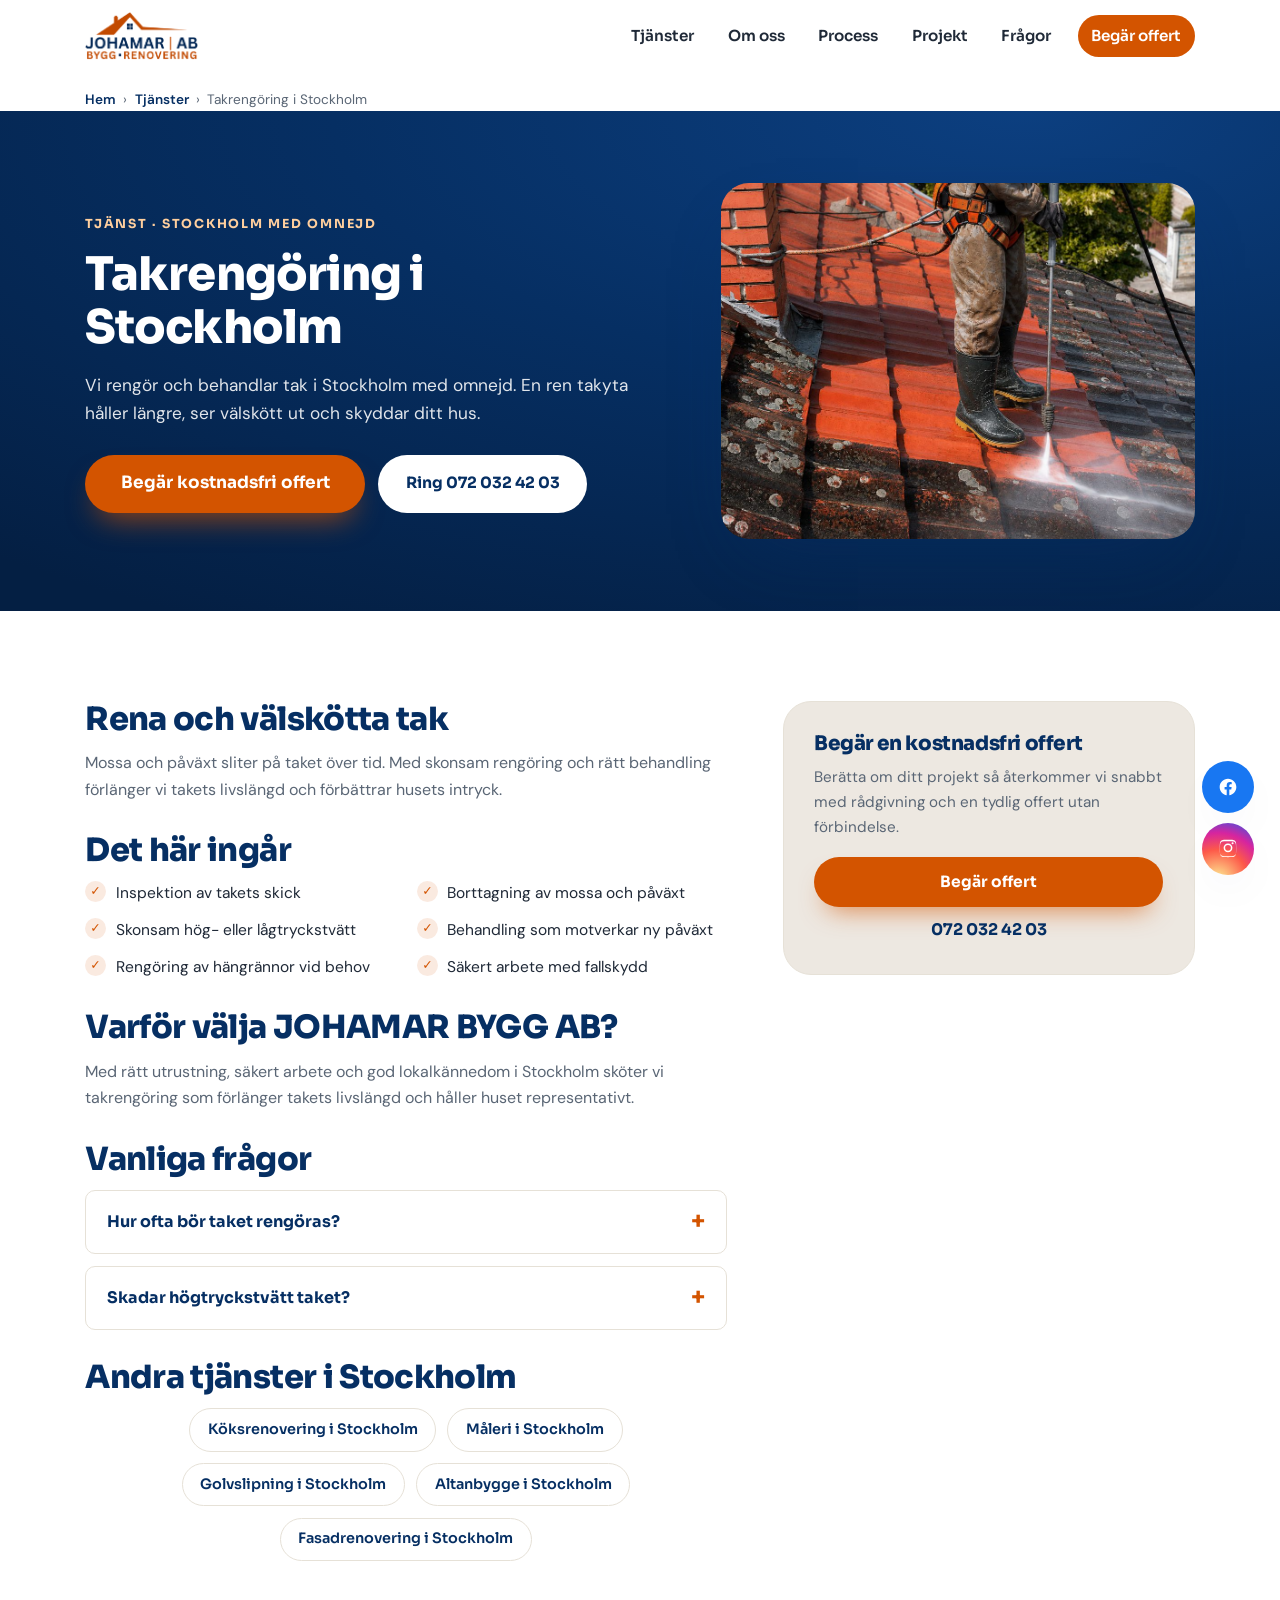
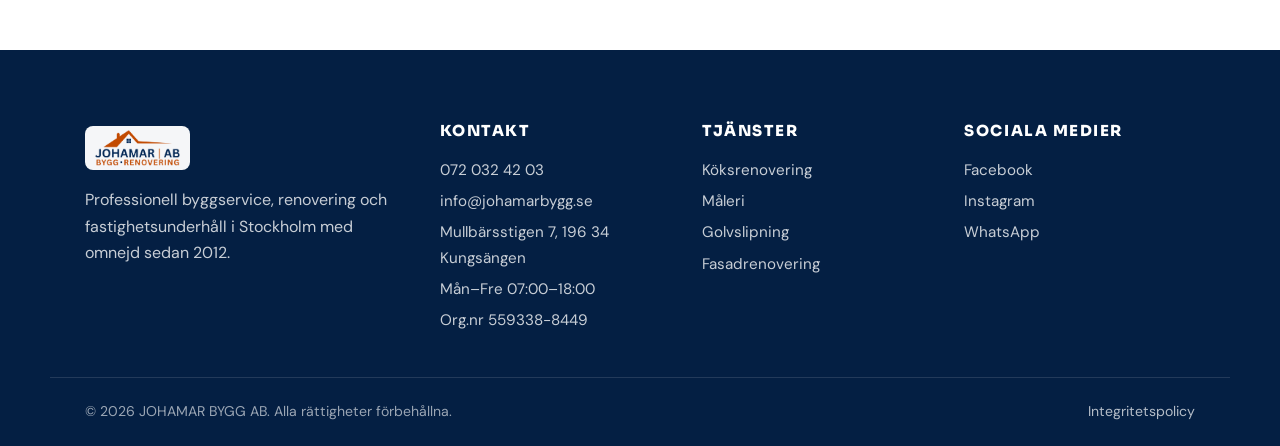
<file: takrengoring-stockholm.html>
﻿<!doctype html>
<html lang="sv">
  <head>
    <meta charset="utf-8">
    <meta name="viewport" content="width=device-width, initial-scale=1">
    <title>Takrengöring i Stockholm | JOHAMAR BYGG AB</title>
    <meta name="description" content="Takrengöring i Stockholm med omnejd. Vi tvättar bort mossa och påväxt och behandlar taket för längre livslängd. Begär kostnadsfri offert.">
    <meta name="theme-color" content="#062f63">
    <link rel="canonical" href="https://johamarbygg.se/takrengoring-stockholm.html">
    <meta property="og:type" content="article">
    <meta property="og:title" content="Takrengöring i Stockholm | JOHAMAR BYGG AB">
    <meta property="og:description" content="Takrengöring i Stockholm med omnejd. Vi tvättar bort mossa och påväxt och behandlar taket för längre livslängd. Begär kostnadsfri offert.">
    <meta property="og:image" content="assets/projects/takrengoring-stockholm.jpg">
    <meta property="og:locale" content="sv_SE">
    <link rel="icon" href="assets/favicon.ico" sizes="any">
    <link rel="icon" type="image/png" sizes="32x32" href="assets/favicon-32.png">
    <link rel="apple-touch-icon" sizes="180x180" href="assets/apple-touch-icon.png">
    <link rel="preconnect" href="https://fonts.googleapis.com">
    <link rel="preconnect" href="https://fonts.gstatic.com" crossorigin>
    <link rel="stylesheet" href="https://fonts.googleapis.com/css2?family=Sora:wght@600;700;800&family=DM+Sans:wght@400;500;600&display=swap">
    <link rel="stylesheet" href="styles.css">
    <script type="application/ld+json">
    {"@context":"https://schema.org","@type":"Service","name":"Takrengöring","serviceType":"Takrengöring","description":"Takrengöring i Stockholm med omnejd. Vi tvättar bort mossa och påväxt och behandlar taket för längre livslängd. Begär kostnadsfri offert.","image":"https://johamarbygg.se/assets/projects/takrengoring-stockholm.jpg","areaServed":["Stockholm","Stockholm med omnejd"],"provider":{"@type":"HomeAndConstructionBusiness","name":"JOHAMAR BYGG AB","telephone":"+46720324203","email":"info@johamarbygg.se","url":"https://johamarbygg.se/","address":{"@type":"PostalAddress","streetAddress":"Mullbärsstigen 7","postalCode":"196 34","addressLocality":"Kungsängen","addressCountry":"SE"}}}
    </script>
    <script type="application/ld+json">
    {"@context":"https://schema.org","@type":"BreadcrumbList","itemListElement":[{"@type":"ListItem","position":1,"name":"Hem","item":"https://johamarbygg.se/"},{"@type":"ListItem","position":2,"name":"Tjänster","item":"https://johamarbygg.se/#tjanster"},{"@type":"ListItem","position":3,"name":"Takrengöring i Stockholm"}]}
    </script>
  </head>
  <body>
    <a class="skip-link" href="#main">Hoppa till innehåll</a>

    <header class="site-header" data-header>
      <nav class="nav container" aria-label="Huvudmeny">
        <a class="brand" href="index.html" aria-label="JOHAMAR BYGG AB startsida">
          <img class="brand-logo" src="assets/logo-johamar-nuevo.png" alt="JOHAMAR BYGG AB logotyp" width="190" height="80">
        </a>
        <button class="nav-toggle" type="button" aria-label="Öppna meny" aria-expanded="false" aria-controls="nav-menu" data-nav-toggle>
          <span></span><span></span><span></span>
        </button>
        <div class="nav-menu" id="nav-menu" data-nav-menu>
          <a href="index.html#tjanster">Tjänster</a>
          <a href="index.html#om-oss">Om oss</a>
          <a href="index.html#process">Process</a>
          <a href="index.html#projekt">Projekt</a>
          <a href="index.html#faq">Frågor</a>
          <a href="index.html#kontakt" class="nav-cta">Begär offert</a>
        </div>
      </nav>
    </header>

    <nav class="breadcrumb container" aria-label="Brödsmulor">
      <ol>
        <li><a href="index.html">Hem</a></li>
        <li><a href="index.html#tjanster">Tjänster</a></li>
        <li aria-current="page">Takrengöring i Stockholm</li>
      </ol>
    </nav>

    <main id="main">
      <section class="lp-hero">
        <div class="container">
          <div class="lp-hero-text">
            <p class="eyebrow eyebrow-light">Tjänst · Stockholm med omnejd</p>
            <h1>Takrengöring i Stockholm</h1>
            <p class="lp-hero-lead">Vi rengör och behandlar tak i Stockholm med omnejd. En ren takyta håller längre, ser välskött ut och skyddar ditt hus.</p>
            <div class="lp-hero-actions">
              <a class="btn btn-primary btn-lg" href="index.html#kontakt">Begär kostnadsfri offert</a>
              <a class="btn btn-secondary" href="tel:+46720324203">Ring 072 032 42 03</a>
            </div>
          </div>
          <div class="lp-hero-media">
            <img src="assets/projects/takrengoring-stockholm.jpg" alt="Takrengöring med högtryckstvätt av tegeltak i Stockholm – JOHAMAR BYGG AB" width="1200" height="783" fetchpriority="high">
          </div>
        </div>
      </section>

      <section class="section">
        <div class="container lp-layout">
          <div class="lp-body">
            <h2>Rena och välskötta tak</h2>
            <p>Mossa och påväxt sliter på taket över tid. Med skonsam rengöring och rätt behandling förlänger vi takets livslängd och förbättrar husets intryck.</p>
            <h2>Det här ingår</h2>
            <ul class="lp-checklist"><li>Inspektion av takets skick</li>
              <li>Borttagning av mossa och påväxt</li>
              <li>Skonsam hög- eller lågtryckstvätt</li>
              <li>Behandling som motverkar ny påväxt</li>
              <li>Rengöring av hängrännor vid behov</li>
              <li>Säkert arbete med fallskydd</li></ul>
            <h2>Varför välja JOHAMAR BYGG AB?</h2>
            <p>Med rätt utrustning, säkert arbete och god lokalkännedom i Stockholm sköter vi takrengöring som förlänger takets livslängd och håller huset representativt.</p>
            <h2>Vanliga frågor</h2>
            <div class="faq-list"><details><summary>Hur ofta bör taket rengöras?</summary><p>Det varierar med läge och takmaterial, men vart tredje till femte år är vanligt för att hålla taket i gott skick.</p></details>
              <details><summary>Skadar högtryckstvätt taket?</summary><p>Vi anpassar metod och tryck efter takmaterialet så att rengöringen blir effektiv men skonsam.</p></details></div>
            <h2>Andra tjänster i Stockholm</h2>
            <ul class="lp-links"><li><a class="lp-link-pill" href="koksrenovering-stockholm.html">Köksrenovering i Stockholm</a></li>
              <li><a class="lp-link-pill" href="maleri-stockholm.html">Måleri i Stockholm</a></li>
              <li><a class="lp-link-pill" href="golvslipning-stockholm.html">Golvslipning i Stockholm</a></li>
              <li><a class="lp-link-pill" href="altan-terrass-stockholm.html">Altanbygge i Stockholm</a></li>
              <li><a class="lp-link-pill" href="fasadrenovering-stockholm.html">Fasadrenovering i Stockholm</a></li></ul>
          </div>
          <aside class="lp-aside">
            <h2>Begär en kostnadsfri offert</h2>
            <p>Berätta om ditt projekt så återkommer vi snabbt med rådgivning och en tydlig offert utan förbindelse.</p>
            <a class="btn btn-primary" href="index.html#kontakt">Begär offert</a>
            <a class="lp-aside-phone" href="tel:+46720324203">072 032 42 03</a>
          </aside>
        </div>
      </section>
    </main>

    <footer class="site-footer">
      <div class="container footer-grid">
        <div>
          <a class="brand footer-brand" href="index.html" aria-label="JOHAMAR BYGG AB startsida">
            <img class="brand-logo footer-logo" src="assets/logo-johamar-nuevo.png" alt="JOHAMAR BYGG AB logotyp" width="190" height="80">
          </a>
          <p>Professionell byggservice, renovering och fastighetsunderhåll i Stockholm med omnejd sedan 2012.</p>
        </div>
        <div>
          <h2>Kontakt</h2>
          <a href="tel:+46720324203">072 032 42 03</a>
          <a href="mailto:info@johamarbygg.se">info@johamarbygg.se</a>
          <span>Mullbärsstigen 7, 196 34 Kungsängen</span>
          <span>Mån–Fre 07:00–18:00</span>
          <span>Org.nr 559338-8449</span>
        </div>
        <div>
          <h2>Tjänster</h2>
          <a href="koksrenovering-stockholm.html">Köksrenovering</a>
          <a href="maleri-stockholm.html">Måleri</a>
          <a href="golvslipning-stockholm.html">Golvslipning</a>
          <a href="fasadrenovering-stockholm.html">Fasadrenovering</a>
        </div>
        <div>
          <h2>Sociala medier</h2>
          <a href="https://www.facebook.com/profile.php?id=100091965529718" target="_blank" rel="noopener">Facebook</a>
          <a href="https://www.instagram.com/johamarbygg" target="_blank" rel="noopener">Instagram</a>
          <a href="https://wa.me/46720324203" target="_blank" rel="noopener">WhatsApp</a>
        </div>
      </div>
      <div class="container footer-bottom">
        <span>&copy; <span data-year></span> JOHAMAR BYGG AB. Alla rättigheter förbehållna.</span>
        <a href="integritetspolicy.html">Integritetspolicy</a>
      </div>
    </footer>

    <div class="floating-actions" aria-label="Snabbkontakt">
      <a class="float-btn whatsapp" href="https://wa.me/46720324203" target="_blank" rel="noopener" aria-label="Kontakta oss på WhatsApp">
        <svg viewBox="0 0 24 24" width="22" height="22" aria-hidden="true" focusable="false"><path fill="currentColor" d="M12.04 2A9.93 9.93 0 0 0 2.1 11.94a9.82 9.82 0 0 0 1.34 4.96L2 22l5.25-1.38a9.94 9.94 0 0 0 4.79 1.22h.01A9.93 9.93 0 0 0 22 11.95 9.93 9.93 0 0 0 12.04 2Zm5.8 14.06c-.24.69-1.4 1.32-1.94 1.36-.5.05-.98.23-3.3-.69-2.78-1.1-4.55-3.96-4.69-4.14-.14-.18-1.13-1.5-1.13-2.86 0-1.36.71-2.03.97-2.31.24-.27.53-.34.71-.34l.51.01c.16.01.39-.06.6.46.24.58.81 2 .88 2.15.07.14.12.31.02.49-.09.18-.14.29-.27.45-.14.16-.29.36-.41.48-.14.14-.28.29-.12.57.16.27.71 1.17 1.53 1.9 1.05.94 1.94 1.23 2.21 1.37.27.14.43.12.59-.07.16-.18.68-.79.86-1.07.18-.27.36-.22.6-.13.24.09 1.55.73 1.81.86.27.14.45.2.51.31.07.11.07.64-.17 1.32Z"/></svg>
      </a>
      <a class="float-btn facebook" href="https://www.facebook.com/profile.php?id=100091965529718" target="_blank" rel="noopener" aria-label="Besök oss på Facebook">
        <svg viewBox="0 0 24 24" width="20" height="20" aria-hidden="true" focusable="false"><path fill="currentColor" d="M22 12.06C22 6.5 17.52 2 12 2S2 6.5 2 12.06c0 5 3.66 9.15 8.44 9.94v-7.03H7.9v-2.9h2.54V9.85c0-2.51 1.49-3.9 3.78-3.9 1.1 0 2.24.2 2.24.2v2.46h-1.26c-1.24 0-1.63.78-1.63 1.57v1.88h2.78l-.44 2.9h-2.34V22c4.78-.79 8.43-4.94 8.43-9.94Z"/></svg>
      </a>
      <a class="float-btn instagram" href="https://www.instagram.com/johamarbygg" target="_blank" rel="noopener" aria-label="Besök oss på Instagram">
        <svg viewBox="0 0 24 24" width="20" height="20" aria-hidden="true" focusable="false"><path fill="currentColor" d="M12 2.16c3.2 0 3.58.01 4.85.07 1.17.05 1.8.25 2.23.41.56.22.96.48 1.38.9.42.42.68.82.9 1.38.16.42.36 1.06.41 2.23.06 1.27.07 1.65.07 4.85s-.01 3.58-.07 4.85c-.05 1.17-.25 1.8-.41 2.23-.22.56-.48.96-.9 1.38-.42.42-.82.68-1.38.9-.42.16-1.06.36-2.23.41-1.27.06-1.65.07-4.85.07s-3.58-.01-4.85-.07c-1.17-.05-1.8-.25-2.23-.41a3.72 3.72 0 0 1-1.38-.9 3.72 3.72 0 0 1-.9-1.38c-.16-.42-.36-1.06-.41-2.23C2.17 15.58 2.16 15.2 2.16 12s.01-3.58.07-4.85c.05-1.17.25-1.8.41-2.23.22-.56.48-.96.9-1.38.42-.42.82-.68 1.38-.9.42-.16 1.06-.36 2.23-.41C8.42 2.17 8.8 2.16 12 2.16Zm0 1.62c-3.15 0-3.5.01-4.74.07-1.14.05-1.76.24-2.17.4-.55.21-.94.47-1.35.88-.41.41-.67.8-.88 1.35-.16.41-.35 1.03-.4 2.17-.06 1.24-.07 1.59-.07 4.74s.01 3.5.07 4.74c.05 1.14.24 1.76.4 2.17.21.55.47.94.88 1.35.41.41.8.67 1.35.88.41.16 1.03.35 2.17.4 1.24.06 1.59.07 4.74.07s3.5-.01 4.74-.07c1.14-.05 1.76-.24 2.17-.4.55-.21.94-.47 1.35-.88.41-.41.67-.8.88-1.35.16-.41.35-1.03.4-2.17.06-1.24.07-1.59.07-4.74s-.01-3.5-.07-4.74c-.05-1.14-.24-1.76-.4-2.17a3.64 3.64 0 0 0-.88-1.35 3.64 3.64 0 0 0-1.35-.88c-.41-.16-1.03-.35-2.17-.4-1.24-.06-1.59-.07-4.74-.07Zm0 2.76a5.3 5.3 0 1 0 0 10.6 5.3 5.3 0 0 0 0-10.6Zm0 8.74a3.44 3.44 0 1 1 0-6.88 3.44 3.44 0 0 1 0 6.88Zm6.74-8.94a1.24 1.24 0 1 1-2.48 0 1.24 1.24 0 0 1 2.48 0Z"/></svg>
      </a>
    </div>

    <script src="script.js" defer></script>
  </body>
</html>
</file>
<file: styles.css>
/* ===========================================================
   JOHAMAR BYGG AB — styles.css
   Premium, mobil-först, byggfirma i Stockholm
   =========================================================== */

:root {
  /* Varumärkesfärger från logotypen */
  --brand: #062f63;          /* marinblå */
  --brand-dark: #041f43;
  --brand-2: #d35400;        /* orange */
  --brand-2-dark: #b8480a;

  /* Neutraler */
  --ink: #1f2937;
  --muted: #5a6675;
  --line: #e6e1d7;
  --bg: #ffffff;
  --bg-soft: #f4f1ea;       /* varm greige */
  --bg-panel: #ece7dd;      /* greige panel */
  --canvas: #ede8e1;        /* off-white från publicerad sajt */
  --white: #ffffff;

  /* Form & yta */
  --radius: 16px;
  --radius-sm: 10px;
  --radius-lg: 28px;
  --shadow-sm: 0 2px 8px rgba(6, 47, 99, 0.06);
  --shadow: 0 18px 40px -20px rgba(6, 47, 99, 0.35);
  --shadow-lg: 0 30px 70px -30px rgba(6, 47, 99, 0.45);

  /* Typografi */
  --font-head: "Sora", system-ui, -apple-system, "Segoe UI", sans-serif;
  --font-body: "DM Sans", system-ui, -apple-system, "Segoe UI", sans-serif;

  /* Layout */
  --container: 1180px;
  --gutter: clamp(1.1rem, 4vw, 2.2rem);
  --section-y: clamp(3.5rem, 7vw, 6rem);

  --transition: 220ms cubic-bezier(0.4, 0, 0.2, 1);
}

/* ---------- Reset ---------- */
*,
*::before,
*::after { box-sizing: border-box; }

* { margin: 0; }

html {
  scroll-behavior: smooth;
  scroll-padding-top: 88px;
  -webkit-text-size-adjust: 100%;
}

body {
  font-family: var(--font-body);
  color: var(--ink);
  background: var(--bg);
  line-height: 1.65;
  font-size: 1rem;
  -webkit-font-smoothing: antialiased;
  text-rendering: optimizeLegibility;
}

img {
  max-width: 100%;
  display: block;
  height: auto;
}

a { color: inherit; text-decoration: none; }

h1, h2, h3 {
  font-family: var(--font-head);
  line-height: 1.15;
  color: var(--brand);
  letter-spacing: -0.02em;
  font-weight: 800;
}

@media (prefers-reduced-motion: reduce) {
  html { scroll-behavior: auto; }
  *, *::before, *::after {
    animation-duration: 0.01ms !important;
    transition-duration: 0.01ms !important;
  }
}

/* ---------- Hjälpklasser ---------- */
.container {
  width: 100%;
  max-width: var(--container);
  margin-inline: auto;
  padding-inline: var(--gutter);
}

.section {
  padding-block: var(--section-y);
}

.section-heading {
  max-width: 680px;
  margin-bottom: clamp(2rem, 4vw, 3rem);
}

.section-heading h2 { font-size: clamp(1.7rem, 3.5vw, 2.5rem); }

.section-heading p {
  margin-top: 0.85rem;
  color: var(--muted);
  font-size: 1.05rem;
}

.eyebrow {
  display: inline-block;
  font-family: var(--font-head);
  font-weight: 700;
  font-size: 0.78rem;
  text-transform: uppercase;
  letter-spacing: 0.14em;
  color: var(--brand-2);
  margin-bottom: 0.85rem;
}

.eyebrow-light { color: #ffcf9e; }

.text-link {
  display: inline-flex;
  align-items: center;
  gap: 0.4rem;
  font-weight: 600;
  color: var(--brand-2);
  border-bottom: 2px solid transparent;
  transition: border-color var(--transition);
}
.text-link::after { content: "→"; transition: transform var(--transition); }
.text-link:hover { border-color: var(--brand-2); }
.text-link:hover::after { transform: translateX(3px); }

.skip-link {
  position: absolute;
  left: -999px;
  top: 0;
  z-index: 200;
  background: var(--brand);
  color: var(--white);
  padding: 0.7rem 1.1rem;
  border-radius: 0 0 var(--radius-sm) 0;
}
.skip-link:focus { left: 0; }

/* ---------- Knappar ---------- */
.btn {
  --btn-bg: var(--brand-2);
  --btn-fg: var(--white);
  display: inline-flex;
  align-items: center;
  justify-content: center;
  gap: 0.5rem;
  font-family: var(--font-head);
  font-weight: 700;
  font-size: 0.97rem;
  line-height: 1;
  padding: 0.95rem 1.6rem;
  border-radius: 999px;
  border: 2px solid transparent;
  background: var(--btn-bg);
  color: var(--btn-fg);
  cursor: pointer;
  transition: transform var(--transition), box-shadow var(--transition),
    background var(--transition), color var(--transition);
}
.btn:hover { transform: translateY(-2px); }
.btn:focus-visible {
  outline: 3px solid var(--brand-2);
  outline-offset: 3px;
}

.btn-primary {
  --btn-bg: var(--brand-2);
  box-shadow: 0 14px 26px -12px rgba(211, 84, 0, 0.7);
}
.btn-primary:hover { background: var(--brand-2-dark); }

.btn-secondary {
  --btn-bg: var(--white);
  --btn-fg: var(--brand);
}
.btn-secondary:hover { background: #eef2f8; }

.btn-ghost {
  --btn-bg: transparent;
  --btn-fg: var(--white);
  border-color: rgba(255, 255, 255, 0.55);
}
.btn-ghost:hover { background: rgba(255, 255, 255, 0.12); }

.btn-dark {
  --btn-bg: var(--brand);
  --btn-fg: var(--white);
}
.btn-dark:hover { background: var(--brand-dark); }

.full { width: 100%; }

/* Större primär-CTA för konvertering */
.btn-lg {
  padding: 1.15rem 2.1rem;
  font-size: 1.06rem;
  box-shadow: 0 16px 30px -12px rgba(211, 84, 0, 0.75);
}

/* ---------- Header / Navigation ---------- */
.site-header {
  position: sticky;
  top: 0;
  z-index: 100;
  background: rgba(255, 255, 255, 0.82);
  backdrop-filter: saturate(180%) blur(12px);
  border-bottom: 1px solid transparent;
  transition: box-shadow var(--transition), border-color var(--transition),
    background var(--transition);
}
.site-header.is-scrolled {
  box-shadow: var(--shadow-sm);
  border-bottom-color: var(--line);
  background: rgba(255, 255, 255, 0.95);
}

.nav {
  display: flex;
  align-items: center;
  justify-content: space-between;
  gap: 1rem;
  min-height: 72px;
}

.brand {
  display: inline-flex;
  align-items: center;
  gap: 0.65rem;
  font-family: var(--font-head);
  font-weight: 800;
  color: var(--brand);
  letter-spacing: -0.01em;
}
.brand-logo {
  height: 48px;
  width: auto;
  object-fit: contain;
}
.brand-text { font-size: 1.05rem; white-space: nowrap; }

.nav-menu {
  display: flex;
  align-items: center;
  gap: 0.4rem;
}
.nav-menu a {
  font-family: var(--font-head);
  font-weight: 600;
  font-size: 0.95rem;
  color: var(--ink);
  padding: 0.55rem 0.85rem;
  border-radius: 999px;
  transition: color var(--transition), background var(--transition);
}
.nav-menu a:hover { color: var(--brand-2); background: var(--bg-soft); }
.nav-menu .nav-cta {
  background: var(--brand-2);
  color: var(--white);
  margin-left: 0.4rem;
}
.nav-menu .nav-cta:hover { background: var(--brand-2-dark); color: var(--white); }

.nav-toggle {
  display: none;
  flex-direction: column;
  justify-content: center;
  gap: 5px;
  width: 46px;
  height: 46px;
  padding: 0;
  border: 1px solid var(--line);
  background: var(--white);
  border-radius: 12px;
  cursor: pointer;
}
.nav-toggle span {
  display: block;
  width: 22px;
  height: 2px;
  margin-inline: auto;
  background: var(--brand);
  border-radius: 2px;
  transition: transform var(--transition), opacity var(--transition);
}
.nav-toggle[aria-expanded="true"] span:nth-child(1) { transform: translateY(7px) rotate(45deg); }
.nav-toggle[aria-expanded="true"] span:nth-child(2) { opacity: 0; }
.nav-toggle[aria-expanded="true"] span:nth-child(3) { transform: translateY(-7px) rotate(-45deg); }

/* ---------- Hero ---------- */
.hero {
  position: relative;
  display: flex;
  align-items: center;
  min-height: clamp(560px, 88vh, 760px);
  color: var(--white);
  overflow: hidden;
}
@media (max-height: 820px) {
  .hero { align-items: flex-start; }
}
.hero-media { position: absolute; inset: 0; z-index: -2; }
.hero-media img { width: 100%; height: 100%; object-fit: cover; }
.hero-overlay {
  position: absolute;
  inset: 0;
  z-index: -1;
  background:
    linear-gradient(105deg, rgba(4, 24, 53, 0.92) 0%, rgba(6, 47, 99, 0.78) 45%, rgba(6, 47, 99, 0.30) 100%);
}
.hero-content { padding-block: clamp(3rem, 8vw, 5rem); max-width: 760px; }
.hero h1 {
  color: var(--white);
  font-size: clamp(2.1rem, 5.2vw, 3.5rem);
  margin-bottom: 1.1rem;
}
.hero-tagline {
  font-family: var(--font-head);
  font-weight: 600;
  font-size: clamp(1.1rem, 2.4vw, 1.4rem);
  color: #ffcf9e;
  margin-bottom: 0.85rem;
}
.hero-lead {
  font-size: clamp(1.05rem, 2.2vw, 1.25rem);
  color: rgba(255, 255, 255, 0.9);
  max-width: 620px;
  margin-bottom: 1.6rem;
}
.hero-ratings {
  display: flex;
  flex-wrap: wrap;
  align-items: center;
  gap: 0.35rem 0.8rem;
  margin-bottom: 1.6rem;
  font-size: 0.88rem;
  color: rgba(255, 255, 255, 0.85);
}
.hr-item {
  display: flex;
  align-items: center;
  gap: 0.3rem;
}
.hr-stars { color: #ffc107; font-size: 0.82rem; }
.hero-ratings strong { color: #fff; font-weight: 700; }
.hr-sep { color: rgba(255, 255, 255, 0.35); }
.hr-count { color: rgba(255, 255, 255, 0.65); }
.hero-actions {
  display: flex;
  flex-wrap: wrap;
  gap: 0.8rem;
  margin-bottom: 1rem;
}
/* Trygghetsrad direkt under CTA:erna */
.hero-reassure {
  display: inline-flex;
  align-items: center;
  gap: 0.5rem;
  margin-bottom: 1.6rem;
  font-size: 0.92rem;
  font-weight: 500;
  color: rgba(255, 255, 255, 0.92);
}
.hero-reassure::before {
  content: "✓";
  display: inline-grid;
  place-items: center;
  width: 20px;
  height: 20px;
  border-radius: 50%;
  background: var(--brand-2);
  color: var(--white);
  font-size: 0.72rem;
  font-weight: 700;
}
.trust-row {
  display: flex;
  flex-wrap: wrap;
  gap: 0.6rem 1.5rem;
  list-style: none;
  padding: 0;
}
/* Förtroende-/garantibrickor i hero */
.hero-trust {
  display: flex;
  flex-wrap: wrap;
  gap: 0.6rem 0.7rem;
  list-style: none;
  padding: 0;
  margin: 0.2rem 0 0.2rem;
}
.hero-trust li {
  display: inline-flex;
  align-items: center;
  gap: 0.45rem;
  font-size: 0.88rem;
  font-weight: 600;
  color: var(--white);
  background: rgba(255, 255, 255, 0.1);
  border: 1px solid rgba(255, 255, 255, 0.28);
  border-radius: 999px;
  padding: 0.45rem 0.9rem;
}
.hero-trust li::before {
  content: "✓";
  font-weight: 800;
  color: #ffcf9e;
}
.hero-trust li.ht-rot {
  background: var(--brand-2);
  border-color: var(--brand-2);
}
.hero-trust li.ht-rot::before { color: var(--white); }
.trust-row li {
  position: relative;
  padding-left: 1.4rem;
  font-size: 0.92rem;
  font-weight: 500;
  color: rgba(255, 255, 255, 0.92);
}
.trust-row li::before {
  content: "";
  position: absolute;
  left: 0;
  top: 50%;
  transform: translateY(-50%);
  width: 8px;
  height: 8px;
  border-radius: 50%;
  background: var(--brand-2);
  box-shadow: 0 0 0 4px rgba(211, 84, 0, 0.25);
}

/* ---------- Intro-band ---------- */
.intro-band {
  background: var(--brand);
  color: var(--white);
}
.contact-strip {
  display: flex;
  flex-wrap: wrap;
  align-items: center;
  justify-content: space-between;
  gap: 1.2rem;
  padding-block: 1.6rem;
}
.contact-strip strong {
  display: block;
  font-family: var(--font-head);
  font-size: 1.15rem;
}
.contact-strip span { color: rgba(255, 255, 255, 0.82); font-size: 0.97rem; }

/* ---------- Tjänster ---------- */
.service-grid {
  display: grid;
  grid-template-columns: repeat(3, 1fr);
  gap: 1.1rem;
}
.service-card {
  position: relative;
  display: flex;
  flex-direction: column;
  background: var(--white);
  border: 1px solid var(--line);
  border-radius: var(--radius);
  overflow: hidden;
  transition: transform var(--transition), box-shadow var(--transition),
    border-color var(--transition);
}
.service-card:hover {
  transform: translateY(-6px);
  box-shadow: var(--shadow-lg);
  border-color: transparent;
}
/* Foto överst i kortet */
.service-photo {
  position: relative;
  aspect-ratio: 4 / 3;
  overflow: hidden;
  background: var(--bg-soft);
}
.service-photo img {
  width: 100%;
  height: 100%;
  object-fit: cover;
  transition: transform 500ms ease;
}
.service-card:hover .service-photo img { transform: scale(1.05); }
/* Markerad tjänst */
.featured-badge {
  position: absolute;
  top: 0.8rem;
  left: 0.8rem;
  z-index: 1;
  background: var(--brand-2);
  color: var(--white);
  font-family: var(--font-head);
  font-weight: 700;
  font-size: 0.72rem;
  letter-spacing: 0.04em;
  padding: 0.32rem 0.72rem;
  border-radius: 999px;
}
.service-card.featured { border-color: var(--brand-2); }
.service-body {
  display: flex;
  flex-direction: column;
  flex: 1;
  padding: 1.4rem 1.5rem 1.6rem;
}
.service-card h3 { font-size: 1.2rem; margin-bottom: 0.25rem; }
.service-tagline {
  font-family: var(--font-head);
  font-weight: 600;
  font-size: 0.9rem;
  color: var(--brand-2);
  margin-bottom: 0.6rem;
}
.service-card .service-body p { color: var(--muted); font-size: 0.96rem; }

/* "Läs mer om varje tjänst i Stockholm" – pill-länkar */
.service-lp-links {
  margin-top: clamp(2rem, 4vw, 2.8rem);
  text-align: center;
}
.service-lp-title {
  font-size: 1.05rem;
  color: var(--brand);
  margin-bottom: 1rem;
}
.lp-links {
  list-style: none;
  display: flex;
  flex-wrap: wrap;
  justify-content: center;
  gap: 0.7rem;
  padding: 0;
  margin: 0;
}
.lp-link-pill {
  display: inline-block;
  font-family: var(--font-head);
  font-weight: 600;
  font-size: 0.9rem;
  color: var(--brand);
  background: var(--white);
  border: 1px solid var(--line);
  border-radius: 999px;
  padding: 0.55rem 1.1rem;
  cursor: pointer;
  transition: background var(--transition), color var(--transition),
    border-color var(--transition), transform var(--transition);
}
.lp-link-pill:hover {
  background: var(--brand);
  color: var(--white);
  border-color: var(--brand);
  transform: translateY(-2px);
}
.lp-link-pill:focus-visible {
  outline: 3px solid var(--brand-2);
  outline-offset: 2px;
}

/* ---------- Om oss (split) ---------- */
.split-section { background: var(--bg-soft); }
.split {
  display: grid;
  grid-template-columns: 1.3fr 1fr;
  gap: clamp(2rem, 5vw, 4rem);
  align-items: center;
}
.split-text h2 { font-size: clamp(1.7rem, 3.5vw, 2.4rem); margin-bottom: 1rem; }
.split-text p { color: var(--muted); margin-bottom: 1rem; }
.stats-panel {
  display: grid;
  gap: 1rem;
  background: var(--brand);
  color: var(--white);
  border-radius: var(--radius-lg);
  padding: clamp(1.6rem, 3vw, 2.4rem);
  box-shadow: var(--shadow);
}
.stats-panel div {
  display: flex;
  flex-direction: column;
  gap: 0.15rem;
  padding-bottom: 1rem;
  border-bottom: 1px solid rgba(255, 255, 255, 0.16);
}
.stats-panel div:last-child { padding-bottom: 0; border-bottom: 0; }
.stats-panel strong {
  font-family: var(--font-head);
  font-size: clamp(1.9rem, 4vw, 2.6rem);
  color: var(--white);
  line-height: 1;
}
.stats-panel span { color: rgba(255, 255, 255, 0.82); font-size: 0.95rem; }

/* ---------- Möt oss (team) ---------- */
.team-layout {
  display: grid;
  grid-template-columns: 1.05fr 0.95fr;
  gap: clamp(2rem, 5vw, 3.5rem);
  align-items: center;
}
.team-media img {
  width: 100%;
  aspect-ratio: 3 / 2;
  object-fit: cover;
  border-radius: var(--radius-lg);
  box-shadow: var(--shadow);
}
.team-text h2 {
  font-size: clamp(1.6rem, 3.2vw, 2.2rem);
  margin-bottom: 0.9rem;
}
.team-text p { color: var(--muted); margin-bottom: 1rem; }

/* ---------- Fördelar ---------- */
.benefit-grid {
  display: grid;
  grid-template-columns: repeat(auto-fit, minmax(290px, 1fr));
  gap: 1.4rem;
}
.benefit-card {
  position: relative;
  background: var(--white);
  border: 1px solid var(--line);
  border-radius: var(--radius);
  padding: 2rem 1.8rem;
  overflow: hidden;
  transition: transform 320ms cubic-bezier(0.16, 1, 0.3, 1),
    box-shadow 320ms ease, border-color 320ms ease;
}
/* Orange accentlinje upptill vid hover */
.benefit-card::before {
  content: "";
  position: absolute;
  top: 0;
  left: 0;
  right: 0;
  height: 3px;
  background: linear-gradient(to right, var(--brand-2), #ff8a3d);
  transform: scaleX(0);
  transform-origin: left;
  transition: transform 380ms cubic-bezier(0.16, 1, 0.3, 1);
}
.benefit-card:hover,
.benefit-card:focus-within {
  transform: translateY(-8px);
  box-shadow: var(--shadow-lg);
  border-color: transparent;
}
.benefit-card:hover::before,
.benefit-card:focus-within::before { transform: scaleX(1); }

.benefit-ico {
  display: inline-grid;
  place-items: center;
  width: 56px;
  height: 56px;
  border-radius: 16px;
  margin-bottom: 1.1rem;
  background: rgba(211, 84, 0, 0.1);
  color: var(--brand-2);
  transition: background 320ms ease, color 320ms ease, transform 320ms cubic-bezier(0.16, 1, 0.3, 1);
}
.benefit-card:hover .benefit-ico,
.benefit-card:focus-within .benefit-ico {
  background: var(--brand-2);
  color: var(--white);
  transform: translateY(-2px) rotate(-6deg) scale(1.06);
}
.benefit-card h3 { font-size: 1.18rem; margin-bottom: 0.55rem; }
.benefit-card p { color: var(--muted); font-size: 0.96rem; }

@media (prefers-reduced-motion: reduce) {
  .benefit-card,
  .benefit-card::before,
  .benefit-ico { transition: none; }
  .benefit-card:hover { transform: none; }
  .benefit-card:hover .benefit-ico { transform: none; }
}

/* Avslutande rad + CTA */
.benefits-footer {
  margin-top: clamp(2rem, 4vw, 2.8rem);
  text-align: center;
  padding: clamp(1.6rem, 3vw, 2.2rem);
  background: var(--canvas);
  border: 1px solid var(--line);
  border-radius: var(--radius-lg);
}
.benefits-footer p {
  color: var(--muted);
  font-size: 1.02rem;
  max-width: 640px;
  margin: 0 auto 1.2rem;
}

/* ---------- Områden vi arbetar i (lokal SEO) ---------- */
.areas-block {
  margin-top: clamp(2.6rem, 5vw, 3.6rem);
}
.areas-intro {
  max-width: 760px;
  margin: 0 auto clamp(1.8rem, 4vw, 2.5rem);
  text-align: center;
}
.areas-intro h2 {
  font-size: clamp(1.6rem, 3.2vw, 2.2rem);
  margin-bottom: 0.8rem;
}
.areas-intro p { color: var(--muted); }
.areas-grid {
  display: grid;
  grid-template-columns: repeat(4, 1fr);
  gap: 1.2rem;
}
.area-card {
  background: var(--white);
  border: 1px solid var(--line);
  border-radius: var(--radius);
  padding: 1.4rem 1.4rem 1.5rem;
  transition: transform 320ms cubic-bezier(0.16, 1, 0.3, 1), box-shadow 320ms ease;
}
.area-card:hover { transform: translateY(-4px); box-shadow: var(--shadow); }
.area-card h3 {
  display: flex;
  align-items: center;
  gap: 0.5rem;
  font-size: 1.05rem;
  color: var(--brand);
  margin-bottom: 0.9rem;
}
.area-card h3 svg { color: var(--brand-2); flex-shrink: 0; }
.area-chips {
  list-style: none;
  padding: 0;
  margin: 0;
  display: flex;
  flex-wrap: wrap;
  gap: 0.45rem;
}
.area-chips li {
  font-size: 0.85rem;
  font-weight: 500;
  color: var(--ink);
  background: var(--bg-soft);
  border: 1px solid var(--line);
  border-radius: 999px;
  padding: 0.3rem 0.72rem;
}
.area-chips a {
  color: var(--brand);
  font-weight: 600;
}
.area-chips a:hover { color: var(--brand-2); text-decoration: underline; }
/* Markerat block – jobbar du utanför områdena? */
.areas-cta {
  margin-top: clamp(2rem, 4vw, 2.6rem);
  display: flex;
  flex-wrap: wrap;
  align-items: center;
  justify-content: center;
  gap: 1rem 1.8rem;
  text-align: center;
  padding: clamp(1.6rem, 3vw, 2.2rem);
  border-radius: var(--radius-lg);
  background: radial-gradient(120% 140% at 80% 0%, #0c3f80 0%, var(--brand) 45%, var(--brand-dark) 100%);
  color: var(--white);
}
.areas-cta p { color: rgba(255, 255, 255, 0.92); font-size: 1.05rem; }
.areas-cta strong { color: var(--white); font-family: var(--font-head); font-weight: 700; }

/* ---------- Process (mörk tidslinje) ---------- */
.process-section {
  position: relative;
  background: radial-gradient(120% 90% at 50% 0%, #0c3f80 0%, var(--brand) 38%, var(--brand-dark) 100%);
  color: var(--white);
  overflow: hidden;
}
.process-glow {
  position: absolute;
  top: 38%;
  left: 50%;
  width: min(900px, 90%);
  height: 320px;
  transform: translate(-50%, -50%);
  background: radial-gradient(ellipse at center, rgba(76, 145, 224, 0.35) 0%, rgba(76, 145, 224, 0) 70%);
  pointer-events: none;
}
.process-section .container { position: relative; z-index: 1; }
.section-heading.center { margin-inline: auto; text-align: center; }
.process-section .section-heading h2 { color: var(--white); }
.process-section .section-heading p { color: rgba(255, 255, 255, 0.82); }

.process-timeline {
  list-style: none;
  padding: 0;
  margin: clamp(2.5rem, 5vw, 3.5rem) 0 0;
  display: grid;
  grid-template-columns: repeat(4, 1fr);
  gap: 1.5rem;
  position: relative;
}
/* Förbindelselinje bakom ikonerna */
.process-timeline::before {
  content: "";
  position: absolute;
  top: 44px;
  left: 12.5%;
  right: 12.5%;
  height: 2px;
  background: linear-gradient(to right, var(--brand-2) 0%, #7aa7df 60%, rgba(122, 167, 223, 0.25) 100%);
  z-index: 0;
}
.proc-step {
  position: relative;
  z-index: 1;
  text-align: center;
  padding-inline: 0.4rem;
}
.proc-icon {
  position: relative;
  width: 88px;
  height: 88px;
  margin: 0 auto 1.3rem;
  display: grid;
  place-items: center;
  border-radius: 50%;
  color: var(--brand-2);
  background: radial-gradient(circle at 50% 40%, rgba(6, 47, 99, 0.9), var(--brand-dark));
  border: 2px solid var(--brand-2);
  box-shadow: 0 0 0 6px rgba(211, 84, 0, 0.12), 0 16px 30px -16px rgba(0, 0, 0, 0.6);
  transition: transform 360ms cubic-bezier(0.16, 1, 0.3, 1),
    box-shadow 360ms ease, border-color 360ms ease;
}
.proc-icon svg {
  transition: transform 360ms cubic-bezier(0.16, 1, 0.3, 1);
}
.proc-step:hover .proc-icon,
.proc-step:focus-within .proc-icon {
  transform: translateY(-6px) scale(1.08);
  border-color: #ff8a3d;
  box-shadow: 0 0 0 9px rgba(211, 84, 0, 0.2), 0 24px 40px -16px rgba(0, 0, 0, 0.7);
}
.proc-step:hover .proc-icon svg,
.proc-step:focus-within .proc-icon svg {
  transform: rotate(-8deg) scale(1.1);
}
.proc-badge {
  position: absolute;
  top: -4px;
  right: -2px;
  width: 28px;
  height: 28px;
  display: grid;
  place-items: center;
  border-radius: 50%;
  background: var(--brand-2);
  color: var(--white);
  font-family: var(--font-head);
  font-weight: 800;
  font-size: 0.85rem;
  border: 3px solid var(--brand-dark);
}
.proc-step h3 {
  color: var(--white);
  font-size: 1.18rem;
  margin-bottom: 0.55rem;
}
.proc-step p {
  color: rgba(255, 255, 255, 0.74);
  font-size: 0.94rem;
}

.process-footer {
  margin-top: clamp(2.5rem, 5vw, 3.5rem);
  text-align: center;
}
.process-footer p {
  color: rgba(255, 255, 255, 0.88);
  font-size: 1.05rem;
  margin-bottom: 1.3rem;
  max-width: 640px;
  margin-inline: auto;
}

/* ---------- Portfolio ---------- */
.portfolio-layout {
  display: grid;
  grid-template-columns: 1.4fr 1fr;
  gap: clamp(1.5rem, 4vw, 3rem);
  align-items: stretch;
}
.portfolio-layout img {
  width: 100%;
  height: 100%;
  min-height: 280px;
  object-fit: cover;
  border-radius: var(--radius-lg);
  box-shadow: var(--shadow);
}
.portfolio-card {
  display: flex;
  flex-direction: column;
  justify-content: center;
  align-items: flex-start;
  gap: 1rem;
  background: var(--bg-panel);
  border-radius: var(--radius-lg);
  padding: clamp(1.8rem, 4vw, 2.6rem);
}
.portfolio-card h3 { font-size: clamp(1.4rem, 3vw, 1.8rem); }
.portfolio-card p { color: var(--muted); }

/* ---------- Testimonials ---------- */
.testimonial-grid {
  display: grid;
  grid-template-columns: repeat(auto-fit, minmax(270px, 1fr));
  gap: 1.2rem;
}
.testimonial {
  background: var(--white);
  border: 1px solid var(--line);
  border-radius: var(--radius);
  padding: 1.8rem 1.6rem;
  box-shadow: var(--shadow-sm);
}
.testimonial blockquote {
  font-size: 1.05rem;
  color: var(--ink);
  position: relative;
  padding-top: 1.6rem;
}
.testimonial blockquote::before {
  content: "“";
  position: absolute;
  top: -0.4rem;
  left: -0.2rem;
  font-family: var(--font-head);
  font-size: 3rem;
  line-height: 1;
  color: var(--brand-2);
  opacity: 0.5;
}
.testimonial figcaption {
  margin-top: 1.1rem;
  font-weight: 600;
  font-family: var(--font-head);
  color: var(--brand);
  font-size: 0.95rem;
}

/* ---------- FAQ ---------- */
.faq-layout {
  display: grid;
  grid-template-columns: 0.9fr 1.1fr;
  gap: clamp(1.5rem, 4vw, 3.5rem);
  align-items: start;
}
.faq-intro h2 { font-size: clamp(1.6rem, 3.2vw, 2.2rem); }
.faq-list { display: grid; gap: 0.8rem; }
.faq-list details {
  background: var(--white);
  border: 1px solid var(--line);
  border-radius: var(--radius-sm);
  padding: 0 1.3rem;
  transition: box-shadow var(--transition), border-color var(--transition);
}
.faq-list details[open] {
  box-shadow: var(--shadow-sm);
  border-color: #cdd6e3;
}
.faq-list summary {
  list-style: none;
  cursor: pointer;
  font-family: var(--font-head);
  font-weight: 700;
  color: var(--brand);
  padding: 1.1rem 2rem 1.1rem 0;
  position: relative;
}
.faq-list summary::-webkit-details-marker { display: none; }
.faq-list summary::after {
  content: "+";
  position: absolute;
  right: 0;
  top: 50%;
  transform: translateY(-50%);
  font-size: 1.5rem;
  color: var(--brand-2);
  transition: transform var(--transition);
}
.faq-list details[open] summary::after { transform: translateY(-50%) rotate(45deg); }
.faq-list details p {
  color: var(--muted);
  padding-bottom: 1.2rem;
  font-size: 0.97rem;
}

/* ---------- Kontakt ---------- */
.contact-section { background: var(--bg-soft); }
.contact-layout {
  display: grid;
  grid-template-columns: 0.9fr 1.1fr;
  gap: clamp(2rem, 5vw, 4rem);
  align-items: start;
}
.contact-info h2 { font-size: clamp(1.7rem, 3.4vw, 2.3rem); margin-bottom: 1rem; }
.contact-info > p { color: var(--muted); margin-bottom: 1.5rem; }
.contact-methods { display: grid; gap: 0.6rem; }
.contact-methods a {
  font-family: var(--font-head);
  font-weight: 600;
  color: var(--brand);
  transition: color var(--transition);
}
.contact-methods a:hover { color: var(--brand-2); }

.contact-form {
  display: grid;
  grid-template-columns: 1fr 1fr;
  gap: 1rem;
  background: var(--white);
  border: 1px solid var(--line);
  border-radius: var(--radius-lg);
  padding: clamp(1.6rem, 3vw, 2.2rem);
  box-shadow: var(--shadow);
}
.contact-form label {
  display: flex;
  flex-direction: column;
  gap: 0.4rem;
  font-family: var(--font-head);
  font-weight: 600;
  font-size: 0.9rem;
  color: var(--brand);
}
.contact-form label.full { grid-column: 1 / -1; }
.contact-form input,
.contact-form select,
.contact-form textarea {
  font-family: var(--font-body);
  font-size: 0.97rem;
  color: var(--ink);
  padding: 0.8rem 0.9rem;
  border: 1px solid var(--line);
  border-radius: var(--radius-sm);
  background: var(--bg-soft);
  transition: border-color var(--transition), box-shadow var(--transition);
  width: 100%;
}
.contact-form input:focus,
.contact-form select:focus,
.contact-form textarea:focus {
  outline: none;
  border-color: var(--brand-2);
  box-shadow: 0 0 0 3px rgba(211, 84, 0, 0.15);
  background: var(--white);
}
.contact-form textarea { resize: vertical; }
.contact-form .btn.full { grid-column: 1 / -1; margin-top: 0.3rem; }

/* ---------- Footer ---------- */
.site-footer {
  background: var(--brand-dark);
  color: rgba(255, 255, 255, 0.78);
  padding-top: clamp(3rem, 6vw, 4.5rem);
}
.footer-grid {
  display: grid;
  grid-template-columns: 1.4fr 1fr 1fr 1fr;
  gap: 2rem;
  padding-bottom: 2.5rem;
}
.footer-brand { color: var(--white); margin-bottom: 0.9rem; }
.footer-logo {
  height: 44px;
  width: auto;
  background: rgba(255, 255, 255, 0.96);
  border-radius: 8px;
  padding: 4px 10px;
}
.site-footer h2 {
  font-size: 0.95rem;
  text-transform: uppercase;
  letter-spacing: 0.1em;
  color: var(--white);
  margin-bottom: 0.9rem;
}
.footer-grid a,
.footer-grid span {
  display: block;
  color: rgba(255, 255, 255, 0.78);
  padding-block: 0.2rem;
  font-size: 0.95rem;
  transition: color var(--transition);
}
.footer-grid a:hover { color: #ffcf9e; }
.footer-bottom {
  display: flex;
  flex-wrap: wrap;
  align-items: center;
  justify-content: space-between;
  gap: 0.5rem 1.2rem;
  border-top: 1px solid rgba(255, 255, 255, 0.12);
  padding-block: 1.4rem;
  font-size: 0.88rem;
  color: rgba(255, 255, 255, 0.6);
}
.footer-bottom a { color: rgba(255, 255, 255, 0.7); }
.footer-bottom a:hover { color: #ffcf9e; }

/* ---------- Flytande knappar ---------- */
.floating-actions {
  position: fixed;
  right: clamp(0.9rem, 3vw, 1.6rem);
  bottom: clamp(0.9rem, 3vw, 1.6rem);
  z-index: 90;
  display: grid;
  gap: 0.6rem;
}
.float-btn {
  display: inline-flex;
  align-items: center;
  justify-content: center;
  width: 52px;
  height: 52px;
  border-radius: 50%;
  color: var(--white);
  box-shadow: var(--shadow);
  transition: transform var(--transition);
}
.float-btn:hover { transform: scale(1.08); }
.float-btn:focus-visible { outline: 3px solid var(--white); outline-offset: 2px; }
.float-btn.whatsapp { background: #25d366; }
.float-btn.facebook { background: #1877f2; }
.float-btn.instagram {
  background: radial-gradient(circle at 30% 110%, #fdf497, #fd5949 45%, #d6249f 70%, #285aeb 100%);
}
/* Tillbaka till toppen-knapp (visas efter scroll, ovanför sociala knappar) */
.float-btn.to-top {
  background: var(--brand);
  display: none;
}
.float-btn.to-top.is-visible {
  display: inline-flex;
  animation: fade-in 250ms ease;
}
.float-btn.to-top:hover { background: var(--brand-dark); }

/* Fast CTA-rad i mobil (visas endast på små skärmar) */
.mobile-cta { display: none; }
.mcta-btn {
  display: flex;
  align-items: center;
  justify-content: center;
  gap: 0.45rem;
  padding: 0.95rem 0.5rem;
  font-family: var(--font-head);
  font-weight: 700;
  font-size: 0.98rem;
  color: var(--white);
}
.mcta-call { background: var(--brand); }
.mcta-quote { background: var(--brand-2); }

/* Cookie-samtycke (visas endast om spårning är aktiverad) */
.cookie-consent {
  position: fixed;
  left: 0;
  right: 0;
  bottom: 0;
  z-index: 200;
  display: flex;
  flex-wrap: wrap;
  align-items: center;
  justify-content: center;
  gap: 0.8rem 1.5rem;
  padding: 1rem 1.2rem;
  background: var(--brand-dark);
  color: rgba(255, 255, 255, 0.92);
  font-size: 0.9rem;
  box-shadow: 0 -8px 24px -10px rgba(0, 0, 0, 0.45);
}
.cookie-consent p { margin: 0; max-width: 640px; }
.cookie-consent a { color: #ffcf9e; text-decoration: underline; }
.cookie-actions { display: flex; gap: 0.6rem; flex-shrink: 0; }
.cookie-consent .btn { padding: 0.6rem 1.2rem; font-size: 0.9rem; }

/* ---------- Reveal on scroll ---------- */
.reveal {
  opacity: 0;
  transform: translateY(24px);
  transition: opacity 600ms ease, transform 600ms cubic-bezier(0.16, 1, 0.3, 1);
  will-change: opacity, transform;
}
.reveal.is-visible {
  opacity: 1;
  transform: none;
}
@media (prefers-reduced-motion: reduce) {
  .reveal { opacity: 1; transform: none; transition: none; }
}

/* ---------- Google-badge (hero) ---------- */
.google-badge {
  display: inline-flex;
  align-items: center;
  gap: 0.6rem;
  margin-bottom: 1.6rem;
  padding: 0.55rem 1rem;
  background: rgba(255, 255, 255, 0.95);
  border-radius: 999px;
  box-shadow: var(--shadow);
  color: var(--ink);
  font-size: 0.92rem;
  transition: transform var(--transition);
}
.google-badge:hover { transform: translateY(-2px); }
.g-logo {
  display: inline-flex;
  align-items: center;
  justify-content: center;
  width: 26px;
  height: 26px;
  border-radius: 50%;
  background: conic-gradient(from -45deg, #ea4335 0 25%, #fbbc05 0 50%, #34a853 0 75%, #4285f4 0);
  color: var(--white);
  font-family: var(--font-head);
  font-weight: 800;
  font-size: 0.95rem;
}
.g-stars { color: #fbbc05; letter-spacing: 1px; }
.g-text strong { color: var(--brand); }

@media (prefers-reduced-motion: reduce) {
  .proc-icon, .proc-icon svg { transition: none; }
  .proc-step:hover .proc-icon { transform: none; }
  .proc-step:hover .proc-icon svg { transform: none; }
}

/* ---------- Social proof band ---------- */
.social-proof-band {
  background: var(--bg-soft);
  padding-block: clamp(3rem, 5.5vw, 4.5rem);
}
.sp-header {
  text-align: center;
  max-width: 600px;
  margin-inline: auto;
  margin-bottom: 2.4rem;
}
.sp-title {
  font-family: var(--font-head);
  font-weight: 700;
  font-size: clamp(1.45rem, 3vw, 2rem);
  color: var(--ink);
  margin-bottom: 0.55rem;
}
.sp-subtitle {
  font-size: 0.97rem;
  color: var(--muted);
  margin: 0;
  line-height: 1.6;
}
.review-platform-grid {
  display: grid;
  grid-template-columns: repeat(2, 1fr);
  gap: 1.25rem;
  max-width: 720px;
  margin-inline: auto;
  margin-bottom: 2.8rem;
}
.rp-card {
  background: var(--bg);
  border: 1px solid var(--line);
  border-radius: calc(var(--radius) * 1.5);
  padding: 2rem;
  display: flex;
  flex-direction: column;
  align-items: center;
  text-align: center;
  gap: 0.4rem;
  box-shadow: 0 2px 14px rgba(6, 47, 99, 0.06);
  transition: box-shadow 0.22s, transform 0.22s;
}
.rp-card:hover {
  box-shadow: 0 8px 28px rgba(6, 47, 99, 0.12);
  transform: translateY(-2px);
}
.rp-logo-row {
  display: flex;
  align-items: center;
  justify-content: center;
  gap: 0.6rem;
  margin-bottom: 0.65rem;
}
.rp-badge {
  width: 36px;
  height: 36px;
  border-radius: 50%;
  display: grid;
  place-items: center;
  font-family: var(--font-head);
  font-weight: 700;
  font-size: 1.1rem;
  flex-shrink: 0;
}
.sf-badge { background: #1e7f3f; color: #fff; }
.rp-google-g { flex-shrink: 0; }
.rp-platform {
  font-family: var(--font-head);
  font-weight: 700;
  font-size: 1.1rem;
  color: var(--ink);
}
.rp-stars {
  color: var(--brand-2);
  font-size: 1.25rem;
  letter-spacing: 0.06em;
  line-height: 1;
}
.rp-score-block {
  display: flex;
  align-items: baseline;
  gap: 0.35rem;
  margin-block: 0.15rem;
}
.rp-score {
  font-family: var(--font-head);
  font-weight: 800;
  font-size: clamp(2.4rem, 5vw, 3.2rem);
  color: var(--brand);
  line-height: 1;
}
.rp-av {
  font-size: 1rem;
  color: var(--muted);
  font-weight: 500;
}
.rp-text {
  font-size: 0.9rem;
  color: var(--muted);
  margin: 0.2rem 0 0.4rem;
}
.rp-card .btn { width: 100%; justify-content: center; }

/* ----- Testimonials carousel ----- */
.tc-outer { position: relative; }
.tc-viewport { overflow: hidden; }
.tc-track {
  display: flex;
  gap: 1.25rem;
  transition: transform 0.42s cubic-bezier(0.25, 0.46, 0.45, 0.94);
  will-change: transform;
}
.tc-card {
  flex: 0 0 calc((100% - 2.5rem) / 3);
  background: var(--bg);
  border: 1px solid var(--line);
  border-radius: var(--radius);
  padding: 1.5rem;
  display: flex;
  flex-direction: column;
  gap: 0.65rem;
}
.tc-stars {
  color: var(--brand-2);
  font-size: 1rem;
  line-height: 1;
}
.tc-text {
  font-size: 0.93rem;
  color: var(--ink);
  line-height: 1.65;
  flex: 1;
  margin: 0;
  font-style: italic;
}
.tc-author {
  display: flex;
  flex-direction: column;
  gap: 0.1rem;
  padding-top: 0.6rem;
  border-top: 1px solid var(--line);
  margin-top: auto;
}
.tc-author strong { font-size: 0.88rem; color: var(--ink); font-style: normal; }
.tc-author span { font-size: 0.8rem; color: var(--muted); }
.tc-nav {
  display: flex;
  align-items: center;
  justify-content: center;
  gap: 1rem;
  margin-top: 1.4rem;
}
.tc-arrow {
  width: 34px;
  height: 34px;
  border-radius: 50%;
  background: none;
  border: 1.5px solid var(--line);
  display: grid;
  place-items: center;
  cursor: pointer;
  color: var(--ink);
  flex-shrink: 0;
  transition: background 0.18s, border-color 0.18s, color 0.18s;
}
.tc-arrow:hover, .tc-arrow:focus-visible {
  background: var(--brand);
  border-color: var(--brand);
  color: #fff;
  outline: none;
}
.tc-dots { display: flex; gap: 0.5rem; align-items: center; }
.tc-dot {
  width: 7px;
  height: 7px;
  border-radius: 50%;
  background: var(--line);
  border: none;
  padding: 0;
  cursor: pointer;
  transition: background 0.2s, transform 0.2s;
}
.tc-dot.is-active { background: var(--brand); transform: scale(1.4); }
@media (max-width: 900px) {
  .tc-card { flex: 0 0 calc((100% - 1.25rem) / 2); }
}
@media (max-width: 600px) {
  .review-platform-grid { grid-template-columns: 1fr; }
}
@media (max-width: 520px) {
  .tc-card { flex: 0 0 100%; }
}

/* ---------- Service Läs mer ---------- */
.svc-readmore {
  margin-top: 1rem;
  align-self: flex-start;
  background: none;
  border: none;
  padding: 0;
  cursor: pointer;
  font-family: var(--font-head);
  font-weight: 600;
  font-size: 0.92rem;
  color: var(--brand-2);
  display: inline-flex;
  align-items: center;
  gap: 0.35rem;
  transition: gap var(--transition);
}
.svc-readmore::after { content: "→"; transition: transform var(--transition); }
.svc-readmore:hover::after { transform: translateX(3px); }
/* Beskrivningstexten växer så att "Läs mer" hamnar i nederkant */
.service-body p:not(.service-tagline) { flex: 1; }

/* ---------- Service-modal ---------- */
.svc-modal-overlay {
  position: fixed;
  inset: 0;
  z-index: 200;
  display: grid;
  place-items: center;
  padding: 1.2rem;
  background: rgba(4, 24, 53, 0.55);
  backdrop-filter: blur(4px);
  opacity: 0;
  animation: fade-in 200ms ease forwards;
}
.svc-modal-overlay[hidden] { display: none; }
.svc-modal {
  position: relative;
  width: 100%;
  max-width: 480px;
  background: var(--white);
  border-radius: var(--radius-lg);
  padding: clamp(1.8rem, 4vw, 2.6rem);
  box-shadow: var(--shadow-lg);
  transform: translateY(12px);
  animation: pop-in 220ms cubic-bezier(0.16, 1, 0.3, 1) forwards;
}
.svc-modal h3 { font-size: 1.4rem; margin-bottom: 0.8rem; }
.svc-modal p { color: var(--muted); margin-bottom: 1.5rem; }
.svc-modal-close {
  position: absolute;
  top: 0.8rem;
  right: 0.9rem;
  width: 40px;
  height: 40px;
  border: none;
  border-radius: 50%;
  background: var(--bg-soft);
  color: var(--brand);
  font-size: 1.5rem;
  line-height: 1;
  cursor: pointer;
  transition: background var(--transition);
}
.svc-modal-close:hover { background: var(--bg-panel); }
@keyframes fade-in { to { opacity: 1; } }
@keyframes pop-in { to { transform: none; } }

/* ---------- Area-tags & omdömen ---------- */
.area-tags {
  display: flex;
  flex-wrap: wrap;
  gap: 0.5rem;
  list-style: none;
  padding: 0;
  margin: 0.3rem 0 0.4rem;
}
.area-tags li {
  font-family: var(--font-head);
  font-weight: 600;
  font-size: 0.8rem;
  color: var(--brand);
  background: var(--white);
  border: 1px solid var(--line);
  padding: 0.3rem 0.75rem;
  border-radius: 999px;
}
.t-stars { color: #f5a623; letter-spacing: 1px; margin-bottom: 0.6rem; }

.review-cta {
  display: flex;
  flex-wrap: wrap;
  align-items: center;
  gap: 1rem;
  margin-top: 2rem;
  padding: 1.4rem 1.6rem;
  background: var(--canvas);
  border: 1px solid var(--line);
  border-radius: var(--radius);
}
.review-cta strong { display: block; font-family: var(--font-head); color: var(--brand); font-size: 1.1rem; }
.review-cta span { color: var(--muted); font-size: 0.92rem; }
.review-cta-actions {
  margin-left: auto;
  display: flex;
  flex-wrap: wrap;
  gap: 0.6rem;
}

/* ---------- Kontaktdetaljer ---------- */
.contact-details {
  list-style: none;
  padding: 0;
  margin: 0 0 1.4rem;
  display: grid;
  gap: 0.6rem;
}
.contact-details li { color: var(--ink); font-size: 0.97rem; }
.contact-details a { color: var(--brand); font-weight: 600; }
.contact-details a:hover { color: var(--brand-2); }
.cd-label {
  display: inline-block;
  min-width: 84px;
  font-family: var(--font-head);
  font-weight: 700;
  font-size: 0.78rem;
  text-transform: uppercase;
  letter-spacing: 0.08em;
  color: var(--brand-2);
}
.cm-whatsapp {
  display: inline-flex;
  align-items: center;
  gap: 0.5rem;
  font-family: var(--font-head);
  font-weight: 700;
  color: #1a8a4f;
}
.cm-whatsapp::before { content: "💬"; }
.cm-whatsapp:hover { color: #25d366; }

.form-success {
  grid-column: 1 / -1;
  margin-top: 0.4rem;
  padding: 0.85rem 1rem;
  background: #e8f6ee;
  border: 1px solid #b7e3c8;
  border-radius: var(--radius-sm);
  color: #176a3a;
  font-size: 0.92rem;
}

/* ---------- Social proof (betyg under hero) ---------- */
.social-proof {
  background: linear-gradient(180deg, var(--canvas) 0%, var(--bg-soft) 100%);
  padding-block: clamp(1.6rem, 3.5vw, 2.6rem);
}
.sp-card {
  display: flex;
  flex-wrap: wrap;
  align-items: center;
  justify-content: center;
  gap: 1.2rem 2.2rem;
  text-align: center;
  background: var(--white);
  border: 1px solid var(--line);
  border-radius: var(--radius-lg);
  padding: clamp(1.3rem, 3vw, 1.9rem) clamp(1.6rem, 4vw, 2.6rem);
  box-shadow: var(--shadow);
}
.sp-main {
  display: flex;
  flex-direction: column;
  align-items: center;
  gap: 0.15rem;
}
.sp-stars {
  color: #f5a623;
  font-size: 1.5rem;
  letter-spacing: 2px;
  line-height: 1;
}
.sp-rating {
  font-family: var(--font-head);
  font-weight: 600;
  font-size: 1.05rem;
  color: var(--ink);
}
.sp-rating strong {
  font-size: 1.7rem;
  color: var(--brand);
  margin-right: 0.15rem;
}
.sp-sub {
  color: var(--muted);
  font-size: 0.88rem;
  text-transform: uppercase;
  letter-spacing: 0.06em;
}
.sp-divider {
  width: 1px;
  height: 56px;
  background: var(--line);
}
.sp-platforms {
  list-style: none;
  display: flex;
  gap: 1.4rem;
  padding: 0;
  margin: 0;
}
.sp-platforms li {
  display: flex;
  align-items: center;
  gap: 0.5rem;
  font-family: var(--font-head);
  font-weight: 600;
  font-size: 0.98rem;
  color: var(--brand);
}
/* Servicefinder-bricka (samma form som Google-loggan) */
.sf-logo {
  display: inline-grid;
  place-items: center;
  width: 26px;
  height: 26px;
  border-radius: 50%;
  background: var(--brand-2);
  color: var(--white);
  font-family: var(--font-head);
  font-weight: 800;
  font-size: 0.9rem;
}
.sp-cta { white-space: nowrap; }

/* ---------- Formulärhjälp ---------- */
/* Honeypot: helt dolt anti-spam-fält */
.hp-field {
  display: none !important;
}
.form-error {
  grid-column: 1 / -1;
  margin-top: 0.4rem;
  padding: 0.85rem 1rem;
  background: #fdecec;
  border: 1px solid #f3c0c0;
  border-radius: var(--radius-sm);
  color: #a32020;
  font-size: 0.92rem;
}
/* GDPR-samtycke i formuläret */
.form-consent {
  grid-column: 1 / -1;
  flex-direction: row;
  align-items: flex-start;
  gap: 0.6rem;
  font-family: var(--font-body);
  font-weight: 400;
  font-size: 0.88rem;
  color: var(--muted);
}
.contact-form .form-consent input[type="checkbox"] {
  width: 18px;
  height: 18px;
  margin-top: 0.15rem;
  padding: 0;
  background: none;
  border-radius: 4px;
  accent-color: var(--brand-2);
  flex-shrink: 0;
}
.form-consent a { color: var(--brand); font-weight: 600; text-decoration: underline; }
.form-consent a:hover { color: var(--brand-2); }

/* ---------- Projektgalleri ---------- */
.projects-grid {
  display: grid;
  grid-template-columns: repeat(3, 1fr);
  gap: 1.4rem;
}
.proj-tile {
  display: flex;
  flex-direction: column;
  margin: 0;
  background: var(--white);
  border: 1px solid var(--line);
  border-radius: var(--radius);
  overflow: hidden;
  box-shadow: var(--shadow-sm);
  transition: transform 320ms cubic-bezier(0.16, 1, 0.3, 1), box-shadow 320ms ease;
}
.proj-tile:hover {
  transform: translateY(-6px);
  box-shadow: var(--shadow-lg);
}
/* Klickbar bildyta som öppnar lightbox */
.proj-media {
  position: relative;
  display: block;
  width: 100%;
  aspect-ratio: 4 / 3;
  padding: 0;
  border: 0;
  margin: 0;
  cursor: pointer;
  overflow: hidden;
  background: var(--bg-soft);
}
.proj-media img {
  width: 100%;
  height: 100%;
  object-fit: cover;
  transition: transform 500ms ease;
}
.proj-media::after {
  content: "⤢";
  position: absolute;
  inset: 0;
  display: grid;
  place-items: center;
  font-size: 1.8rem;
  color: var(--white);
  background: rgba(6, 47, 99, 0);
  opacity: 0;
  transition: background 300ms ease, opacity 300ms ease;
}
.proj-media:hover img,
.proj-media:focus-visible img { transform: scale(1.06); }
.proj-media:hover::after,
.proj-media:focus-visible::after {
  background: rgba(6, 47, 99, 0.32);
  opacity: 1;
}
.proj-media:focus-visible {
  outline: 3px solid var(--brand-2);
  outline-offset: -3px;
}
.proj-tag {
  position: absolute;
  top: 0.8rem;
  left: 0.8rem;
  z-index: 1;
  background: rgba(6, 47, 99, 0.92);
  color: var(--white);
  font-family: var(--font-head);
  font-weight: 700;
  font-size: 0.74rem;
  letter-spacing: 0.04em;
  padding: 0.32rem 0.72rem;
  border-radius: 999px;
}
.proj-info {
  padding: 1.1rem 1.2rem 1.3rem;
}
.proj-info h3 { font-size: 1.1rem; margin-bottom: 0.4rem; }
.proj-info p { color: var(--muted); font-size: 0.92rem; }
.projects-cta {
  display: flex;
  flex-wrap: wrap;
  justify-content: center;
  gap: 0.8rem;
  margin-top: clamp(2rem, 4vw, 2.8rem);
  text-align: center;
}

/* Instagram-widget (LightWidget / Elfsight / SociableKit) */
.ig-widget {
  margin-bottom: 0.5rem;
}
.ig-widget iframe {
  width: 100% !important;
  border: 0;
  border-radius: var(--radius);
  display: block;
}
/* Tvinga FYRKANTIGA (1:1) miniatyrer i Instagram-flödet.
   Gäller widgets som injicerar bilder i sidan (Elfsight, SociableKit,
   LightWidget-script). En LightWidget-<iframe> är korsdomän och kan inte
   stylas här – ställ då in fyrkantig beskärning i LightWidgets panel. */
.ig-widget img {
  aspect-ratio: 1 / 1;
  object-fit: cover;
  width: 100%;
  height: auto;
  border-radius: var(--radius-sm);
  display: block;
}
/* Vanliga inläggs-omslag i feed-widgets blir kvadratiska */
.ig-widget .eapps-instagram-feed-posts-item,
.ig-widget .lightwidget-widget a,
.ig-widget ul > li {
  aspect-ratio: 1 / 1;
  overflow: hidden;
}
.ig-widget .eapps-instagram-feed-posts-item img,
.ig-widget .lightwidget-widget a img,
.ig-widget ul > li img {
  width: 100%;
  height: 100%;
  object-fit: cover;
}
/* Dölj tom widget och fallback korrekt (vinner över display:grid) */
.ig-widget[hidden],
[data-ig-fallback][hidden] {
  display: none;
}

/* Instagram-knapp med gradient */
.btn-instagram {
  color: var(--white);
  background: linear-gradient(105deg, #f58529 0%, #dd2a7b 45%, #8134af 75%, #515bd4 100%);
  box-shadow: 0 14px 26px -12px rgba(221, 42, 123, 0.7);
}
.btn-instagram:hover { filter: brightness(1.05); color: var(--white); }

/* ---------- Lightbox ---------- */
.lightbox {
  position: fixed;
  inset: 0;
  z-index: 300;
  display: grid;
  grid-template-columns: auto 1fr auto;
  align-items: center;
  gap: 0.5rem;
  padding: clamp(1rem, 4vw, 2.5rem);
  background: rgba(4, 24, 53, 0.92);
  backdrop-filter: blur(4px);
  animation: fade-in 200ms ease forwards;
}
.lightbox[hidden] { display: none; }
.lb-figure {
  grid-column: 2;
  margin: 0;
  display: flex;
  flex-direction: column;
  align-items: center;
  gap: 0.9rem;
  min-width: 0;
}
.lb-figure img {
  max-width: 100%;
  max-height: 80vh;
  border-radius: var(--radius);
  box-shadow: var(--shadow-lg);
  animation: pop-in 240ms cubic-bezier(0.16, 1, 0.3, 1);
}
.lb-cap {
  color: rgba(255, 255, 255, 0.92);
  font-family: var(--font-head);
  font-weight: 600;
  font-size: 0.98rem;
  text-align: center;
}
.lb-close,
.lb-nav {
  display: inline-grid;
  place-items: center;
  border: 0;
  cursor: pointer;
  color: var(--white);
  background: rgba(255, 255, 255, 0.14);
  border-radius: 50%;
  transition: background 200ms ease, transform 200ms ease;
}
.lb-close:hover,
.lb-nav:hover { background: rgba(255, 255, 255, 0.28); transform: scale(1.06); }
.lb-close:focus-visible,
.lb-nav:focus-visible { outline: 3px solid var(--brand-2); outline-offset: 2px; }
.lb-close {
  position: absolute;
  top: 1rem;
  right: 1rem;
  width: 46px;
  height: 46px;
  font-size: 1.8rem;
  line-height: 1;
}
.lb-nav {
  width: 52px;
  height: 52px;
  font-size: 2rem;
  line-height: 1;
}
.lb-prev { grid-column: 1; }
.lb-next { grid-column: 3; }

/* ---------- Tjänste-landningssidor ---------- */
.breadcrumb {
  padding-block: 1rem 0;
}
.breadcrumb ol {
  list-style: none;
  display: flex;
  flex-wrap: wrap;
  align-items: center;
  gap: 0.45rem;
  padding: 0;
  margin: 0;
  font-size: 0.85rem;
  color: var(--muted);
}
.breadcrumb a { color: var(--brand); font-weight: 600; }
.breadcrumb a:hover { color: var(--brand-2); }
.breadcrumb li:not(:last-child)::after {
  content: "›";
  margin-left: 0.45rem;
  color: var(--muted);
}
.breadcrumb [aria-current="page"] { color: var(--muted); }

.lp-hero {
  position: relative;
  background: radial-gradient(120% 120% at 80% 0%, #0c3f80 0%, var(--brand) 45%, var(--brand-dark) 100%);
  color: var(--white);
  overflow: hidden;
}
.lp-hero .container {
  display: grid;
  grid-template-columns: 1.1fr 0.9fr;
  gap: clamp(2rem, 5vw, 3.5rem);
  align-items: center;
  padding-block: clamp(2.6rem, 6vw, 4.5rem);
}
.lp-hero h1 {
  color: var(--white);
  font-size: clamp(1.9rem, 4.2vw, 2.9rem);
}
.lp-hero-lead {
  color: rgba(255, 255, 255, 0.88);
  font-size: 1.08rem;
  margin: 1rem 0 1.7rem;
  max-width: 46ch;
}
.lp-hero-actions { display: flex; flex-wrap: wrap; gap: 0.8rem; }
.lp-hero-media img {
  width: 100%;
  aspect-ratio: 4 / 3;
  object-fit: cover;
  border-radius: var(--radius-lg);
  box-shadow: var(--shadow-lg);
}

.lp-layout {
  display: grid;
  grid-template-columns: 1.4fr 0.9fr;
  gap: clamp(2rem, 5vw, 3.5rem);
  align-items: start;
}
.lp-body h2 { font-size: clamp(1.5rem, 3vw, 2rem); margin: 1.8rem 0 0.8rem; }
.lp-body h2:first-child { margin-top: 0; }
.lp-body p { color: var(--muted); margin-bottom: 1rem; }
.lp-checklist {
  list-style: none;
  padding: 0;
  margin: 0.4rem 0 1rem;
  display: grid;
  grid-template-columns: repeat(2, 1fr);
  gap: 0.7rem 1.4rem;
}
.lp-checklist li {
  position: relative;
  padding-left: 1.9rem;
  color: var(--ink);
  font-size: 0.97rem;
}
.lp-checklist li::before {
  content: "✓";
  position: absolute;
  left: 0;
  top: 0;
  display: grid;
  place-items: center;
  width: 1.3rem;
  height: 1.3rem;
  border-radius: 50%;
  background: rgba(211, 84, 0, 0.12);
  color: var(--brand-2);
  font-size: 0.78rem;
  font-weight: 700;
}
/* Sidopanel med kontakt-CTA */
.lp-aside {
  position: sticky;
  top: 90px;
  background: var(--canvas);
  border: 1px solid var(--line);
  border-radius: var(--radius-lg);
  padding: clamp(1.4rem, 3vw, 1.9rem);
}
.lp-aside h2 { font-size: 1.25rem; margin-bottom: 0.6rem; }
.lp-aside p { color: var(--muted); font-size: 0.95rem; margin-bottom: 1.1rem; }
.lp-aside .btn { width: 100%; margin-bottom: 0.6rem; }
.lp-aside-phone {
  display: block;
  text-align: center;
  font-family: var(--font-head);
  font-weight: 700;
  color: var(--brand);
}

/* ---------- Telefon i header (nav-phone) ---------- */
.nav-phone {
  display: inline-flex;
  align-items: center;
  gap: 0.4rem;
  font-size: 0.875rem;
  font-weight: 700;
  color: var(--brand);
  white-space: nowrap;
  padding: 0.35rem 0.9rem;
  border: 1.5px solid var(--brand);
  border-radius: var(--radius-sm);
  transition: color var(--transition), background var(--transition), border-color var(--transition);
  order: 2;
}
.nav-phone:hover { background: var(--brand); color: var(--white); }

/* ---------- Trust badges strip (under hero) ---------- */
.trust-strip {
  background: var(--brand);
  padding: 0.9rem 0;
}
.trust-strip-list {
  display: flex;
  flex-wrap: wrap;
  justify-content: center;
  gap: 0.5rem 1.8rem;
}
.trust-strip-item {
  display: flex;
  align-items: center;
  gap: 0.45rem;
  color: var(--white);
  font-size: 0.875rem;
  font-weight: 600;
}
.ts-icon { font-size: 1.1rem; line-height: 1; }

/* ---------- Om Oss – rättslig info ---------- */
.om-oss-legal {
  font-size: 0.82rem;
  color: var(--muted);
  font-weight: 500;
  margin-top: 0.15rem;
  letter-spacing: 0.01em;
}

/* ---------- Process steg – ring-länk ---------- */
.proc-cta {
  display: inline-block;
  margin-top: 0.7rem;
  font-size: 0.875rem;
  font-weight: 700;
  color: #ff9a55;
  text-decoration: underline;
  text-underline-offset: 3px;
}
.proc-cta:hover { color: #ffb880; }
.process-3step { grid-template-columns: repeat(3, 1fr); }

/* ---------- WhatsApp knapp med text ---------- */
.floating-actions { display: flex; flex-direction: column; align-items: flex-end; }
.float-btn.whatsapp {
  width: auto;
  min-width: 52px;
  height: 52px;
  border-radius: 26px;
  padding: 0 1rem 0 0.75rem;
  gap: 0.45rem;
  justify-content: flex-start;
  opacity: 0;
  transform: translateX(24px);
  pointer-events: none;
  transition: opacity 400ms ease, transform 400ms ease, background var(--transition), scale 200ms ease;
}
.float-btn.whatsapp.is-revealed {
  opacity: 1;
  transform: translateX(0);
  pointer-events: auto;
}
.wa-label {
  font-size: 0.8rem;
  font-weight: 700;
  white-space: nowrap;
  color: var(--white);
}

/* ---------- Responsivt ---------- */
@media (max-width: 900px) {
  .review-cta-actions { margin-left: 0; }
  .process-timeline { grid-template-columns: repeat(2, 1fr); gap: 2.5rem 1.5rem; }
  .process-timeline::before { display: none; }
  .service-grid { grid-template-columns: repeat(2, 1fr); }
  .projects-grid { grid-template-columns: repeat(2, 1fr); }
  .areas-grid { grid-template-columns: repeat(2, 1fr); }
  .sp-divider { display: none; }
  .team-layout { grid-template-columns: 1fr; }
  .lp-hero .container { grid-template-columns: 1fr; }
  .lp-layout { grid-template-columns: 1fr; }
  .lp-aside { position: static; }
  .split,
  .portfolio-layout,
  .faq-layout,
  .contact-layout { grid-template-columns: 1fr; }
  .footer-grid { grid-template-columns: 1fr 1fr; }
}

@media (max-width: 900px) {
  .nav-phone { display: none; }
  .nav-toggle { display: flex; }
  .nav-menu {
    position: absolute;
    top: 100%;
    left: 0;
    right: 0;
    flex-direction: column;
    align-items: stretch;
    gap: 0.2rem;
    background: var(--white);
    border-bottom: 1px solid var(--line);
    box-shadow: var(--shadow);
    padding: 0.8rem var(--gutter) 1.2rem;
    clip-path: inset(0 0 100% 0);
    opacity: 0;
    pointer-events: none;
    transition: clip-path var(--transition), opacity var(--transition);
  }
  .nav-menu.is-open {
    clip-path: inset(0 0 0 0);
    opacity: 1;
    pointer-events: auto;
  }
  .nav-menu a { padding: 0.8rem 0.6rem; }
  .nav-menu .nav-cta { margin-left: 0; text-align: center; margin-top: 0.3rem; }
  .hero-actions .btn { flex: 1 1 auto; }
}

@media (max-width: 760px) {
  .mobile-cta {
    display: grid;
    grid-template-columns: 1fr 1fr;
    position: fixed;
    left: 0;
    right: 0;
    bottom: 0;
    z-index: 95;
    box-shadow: 0 -6px 20px -8px rgba(6, 47, 99, 0.3);
  }
  /* lyft de runda knapparna ovanför CTA-raden */
  .floating-actions { bottom: calc(clamp(0.9rem, 3vw, 1.6rem) + 60px); }
  /* utrymme så raden inte täcker sidfoten */
  body { padding-bottom: 58px; }
}

@media (max-width: 520px) {
  .footer-grid { grid-template-columns: 1fr; }
  .process-timeline { grid-template-columns: 1fr; }
  .service-grid { grid-template-columns: 1fr; }
  .projects-grid { grid-template-columns: 1fr; }
  .lp-checklist { grid-template-columns: 1fr; }
  .lightbox { gap: 0.2rem; padding: 1rem; }
  .lb-nav { width: 42px; height: 42px; font-size: 1.6rem; }
  .contact-form { grid-template-columns: 1fr; }
  .contact-strip { flex-direction: column; align-items: flex-start; }
  .brand-text { font-size: 0.95rem; }
}
</file>
